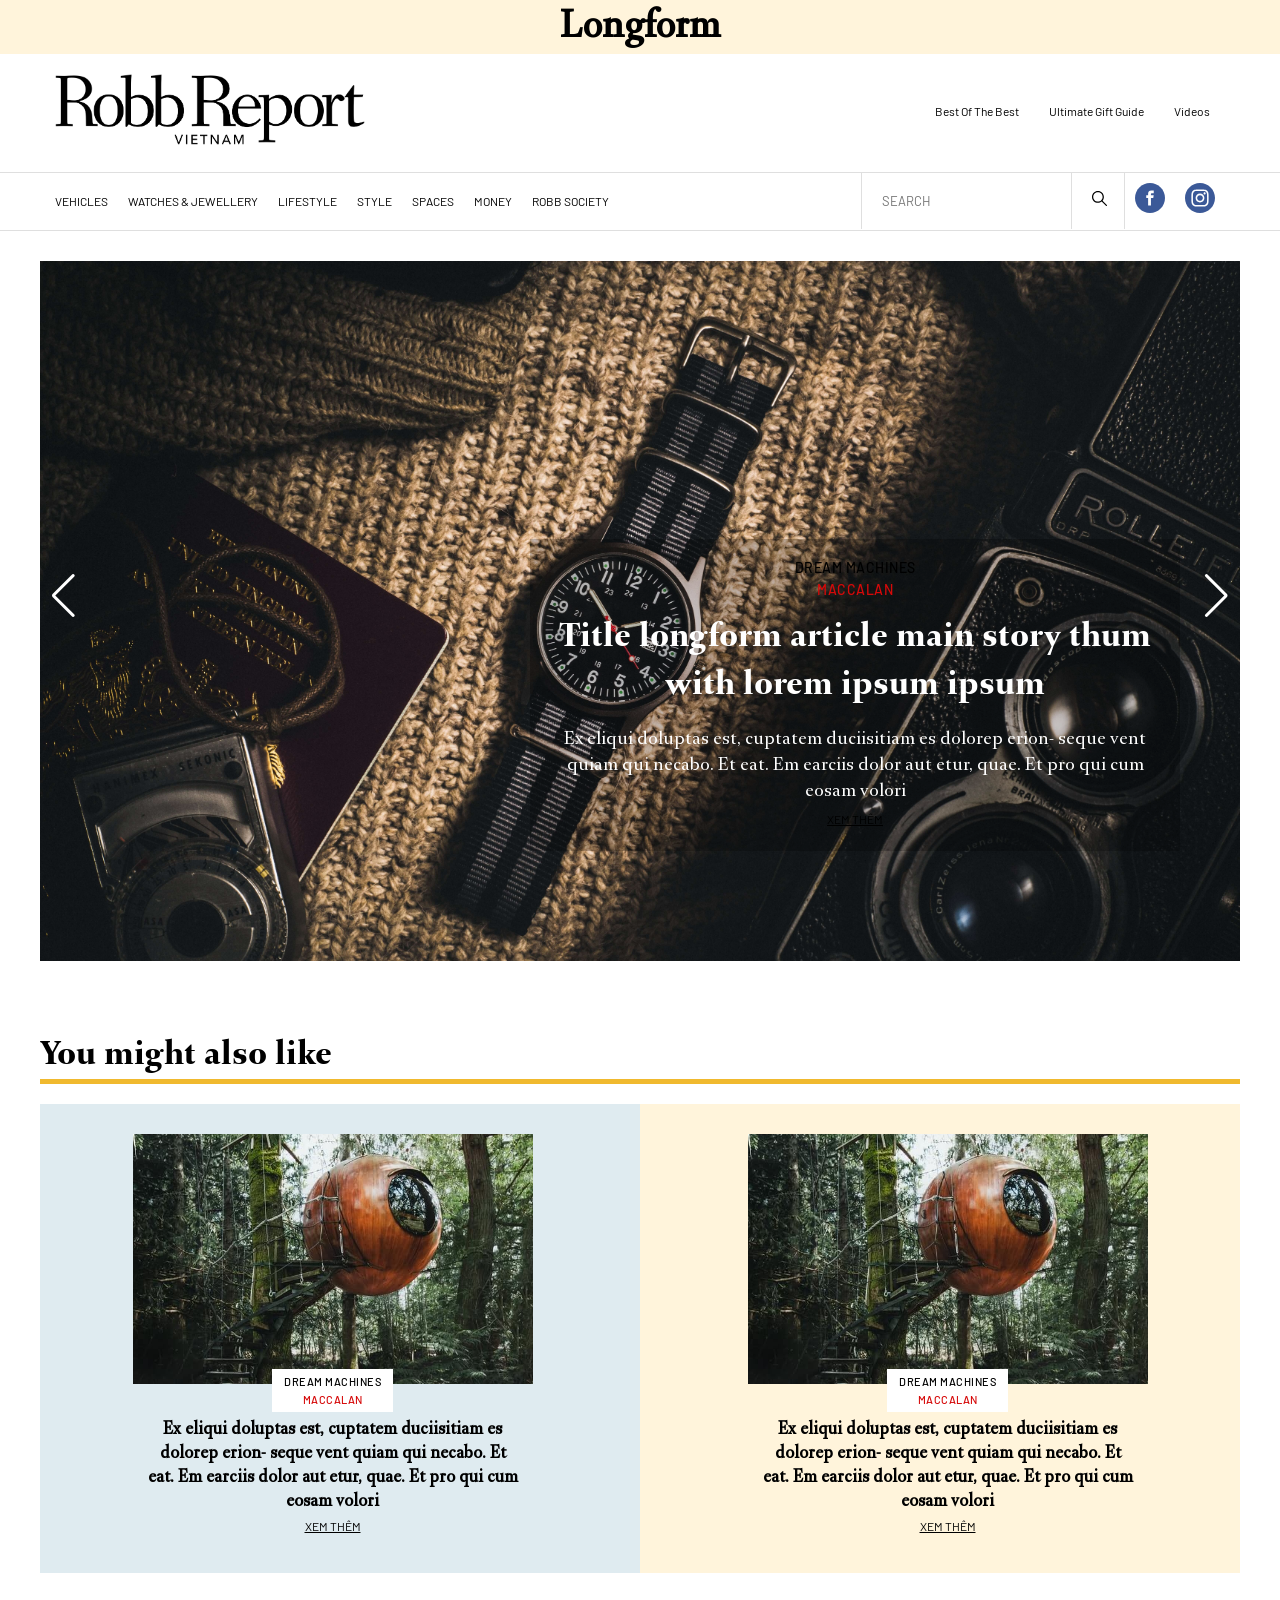
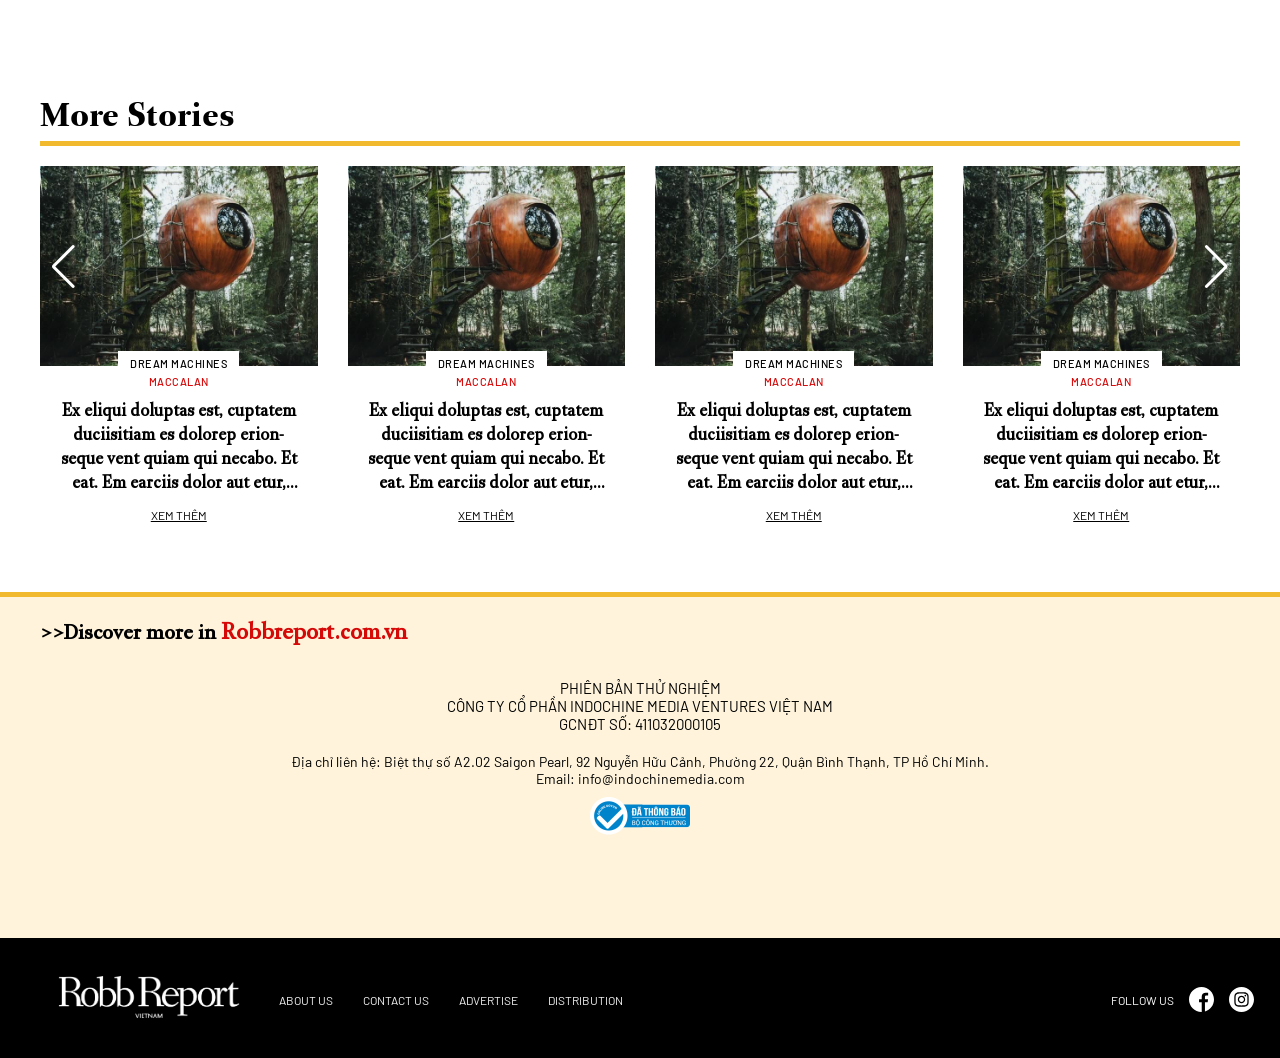
<file: public/fontend/index.html>
<!DOCTYPE html>
<html>

<head>
    <meta charset="UTF-8" />
    <meta name="viewport" content="width=device-width, initial-scale=1.0" />
    <meta http-equiv="X-UA-Compatible" content="IE=edge,chrome=1" />
    <title>Robb Report Vietnam</title>
    <link rel="icon" href="https://www.vivosmartphone.vn/themes/vivo/favicon.ico">
    <meta name="title" content="" />
    <meta name="description" content="" />
    <meta property="og:locale" content="vi" />
    <meta property="og:type" content="article" />
    <meta property="og:title" content="Trang chủ" />
    <meta property="og:description" content="" />
    <meta property="og:url" content="" />
    <meta property="og:site_name" content="" />
    <meta property="og:image" content="" />

    <link rel="stylesheet" href="dest/style.min.css">
    <link rel="stylesheet" href="dest/fonts.css">
    <link rel="stylesheet" href="dest/stylelibs.min.css">
    <style>
        @font-face {
            font-family: 'fmain';
            src: url('fonts/ArnhemFinePro-Normal.woff2') format('woff2'),
                url('fonts/ArnhemFinePro-Normal.woff') format('woff');
            font-weight: normal;
            font-style: normal;
            font-display: fallback;
        }

        @font-face {
            font-family: 'fbold';
            src: url('fonts/ArnhemFinePro-Bold.woff2') format('woff2'),
                url('fonts/ArnhemFinePro-Bold.woff') format('woff');
            font-weight: bold;
            font-style: normal;
            font-display: fallback;
        }

        @font-face {
            font-family: 'fboldi';
            src: url('fonts/ArnhemFinePro-BoldItalic.woff2') format('woff2'),
                url('fonts/ArnhemFinePro-BoldItalic.woff') format('woff');
            font-weight: bold;
            font-style: italic;
            font-display: fallback;
        }

        @font-face {
            font-family: 'fitalic';
            src: url('fonts/ArnhemFinePro-NormalItalic.woff2') format('woff2'),
                url('fonts/ArnhemFinePro-NormalItalic.woff') format('woff');
            font-weight: normal;
            font-style: italic;
            font-display: fallback;
        }

        @font-face {
            font-family: 'blme';
            src: url('fonts/Barlow-Medium.woff2') format('woff2'),
                url('fonts/Barlow-Medium.woff') format('woff');
            font-weight: 500;
            font-style: normal;
            font-display: fallback;
        }

        @font-face {
            font-family: 'blre';
            src: url('fonts/Barlow-Regular.woff2') format('woff2'),
                url('fonts/Barlow-Regular.woff') format('woff');
            font-weight: normal;
            font-style: normal;
            font-display: fallback;
        }
    </style>
</head>

<body>
    <header>
        <div class="header__content">
            <div class="header__content-top">
                <h2>Longform</h2>
            </div>
            <div class="container">
                <div class="head_mobile logo">
                    <a href="https://www.robbreport.com.vn/">
                        <img src="img/RR_LogoSG.png" alt="RobbReport VietNam">
                    </a>
                    <div id="hamburger">
                        <span></span>
                        <span></span>
                        <span></span>
                        <span></span>
                    </div>
                    <div class="logo__content">
                        <ul>
                            <li><a href="https://www.robbreport.com.vn/best-of-the-best/">Best Of The Best</a></li>
                            <li><a href="https://www.robbreport.com.vn/package/">Ultimate Gift Guide</a></li>
                            <li><a href="https://www.robbreport.com.vn/video/">Videos</a></li>
                        </ul>
                    </div>
                </div>
            </div>
            <nav class="desktop-nav">
                <div class="container">
                   <div class="desktop-nav__content">
                        <div class="nav-left">
                            <ul>
                                <li>
                                    <a href="https://www.robbreport.com.vn/vehicles/">Vehicles</a>
                                    <ul class="sub-menu">
                                        <li>
                                            <a href=" / ">Land
                                                <img src="img/card-thumbails.jpg" alt="Content of Picture">
                                            </a>
                                        </li>
                                        <li>
                                            <a href=" / ">Air
                                                <img src="img/card-thumbails.jpg" alt="Content of Picture">
                                            </a>
                                        </li>
                                        <li>
                                            <a href=" / ">Sea
                                                <img src="img/card-thumbails.jpg" alt="Content of Picture">
                                            </a>
                                        </li>
                                    </ul>
                                </li>
                                <li>
                                    <a href="https://www.robbreport.com.vn/watches-jewellery/">Watches & Jewellery</a>
                                    <ul class="sub-menu">
                                        <li>
                                            <a href=" / ">Watches
                                                <img src="img/card-thumbails.jpg" alt="Content of Picture">
                                            </a>
                                        </li>
                                        <li>
                                            <a href=" / ">Jewellery
                                                <img src="img/card-thumbails.jpg" alt="Content of Picture">
                                            </a>
                                        </li>
                                    </ul>
                                </li>
                                <li><a href="https://www.robbreport.com.vn/lifestyle/">LifeStyle</a></li>
                                <li><a href="https://www.robbreport.com.vn/style/">Style</a></li>
                                <li><a href="https://www.robbreport.com.vn/space/">Spaces</a></li>
                                <li><a href="https://www.robbreport.com.vn/money/">Money</a></li>
                                <li><a href="https://www.robbreport.com.vn/robb-society/">Robb Society</a></li>
                            </ul>
                        </div>
                        <div class="nav-right">
                            <form action="" method="post">
                                <label for="search" hidden></label>
                                <input type="text" name="search" placeholder="SEARCH">
                                <button type="submit"><img src="img/search.svg" alt=""></button>
                            </form>
                            <div class="social-group">
                                <a href=" / " class="social-item">
                                    <img src="img/facebook.svg" alt="">
                                </a>
                                <a href="https://www.instagram.com/robbreport_vietnam/" class="social-item">
                                    <img src="img/instagram.svg" alt="">
                                </a>
                            </div>
                        </div>
                   </div>
                </div>
            </nav>
        </div>
    </header>
    <nav class="mobile-nav">
        <ul class="menu">
            <li>
                <div class="inner">
                    <a href="https://www.robbreport.com.vn/vehicles/">Vehicles</a>
                    <div><img src="img/drop-down.svg" alt=""></div>
                </div>
                <ul class="sub-menu">
                    <li><a href=" / ">Land</a></li>
                    <li><a href=" / ">Air</a></li>
                    <li><a href=" / ">Sea</a></li>
                </ul>
            </li>
            <li>
                <div class="inner">
                    <a href="https://www.robbreport.com.vn/watches-jewellery/">Watches & Jewellery</a>
                    <div><img src="img/drop-down.svg" alt=""></div>
                </div>
                <ul class="sub-menu">
                    <li><a href=" / ">Watches</a></li>
                    <li><a href=" / ">Jewellery</a></li>
                </ul>
            </li>
            <li>
                <div class="inner">
                    <a href="https://www.robbreport.com.vn/lifestyle/">LifeStyle</a>
                    <div><img src="img/drop-down.svg" alt=""></div>
                </div>
                <ul class="sub-menu">
                    <li><a href=" / ">Arts</a></li>
                    <li><a href=" / ">Savour</a></li>
                    <li><a href=" / ">Travel</a></li>
                </ul>
            </li>
            <li><a href="https://www.robbreport.com.vn/style/">Style</a></li>
            <li>
                <div class="inner">
                    <a href="https://www.robbreport.com.vn/space/">Spaces</a>
                    <div><img src="img/drop-down.svg" alt=""></div>
                </div>
                <ul class="sub-menu">
                    <li><a href=" / ">Interious</a></li>
                    <li><a href=" / ">Real Estate</a></li>
                </ul>
            </li>
            <li><a href="https://www.robbreport.com.vn/money/">Money</a></li>
            <li>
                <div class="inner">
                    <a href="https://www.robbreport.com.vn/robb-society/">Robb Society</a>
                    <div><img src="img/drop-down.svg" alt=""></div>
                </div>
                <ul class="sub-menu">
                    <li><a href=" / ">Event</a></li>
                    <li><a href=" / ">People</a></li>
                    <li><a href=" / ">Columnist</a></li>
                </ul>
            </li>
            <li><a href="https://www.robbreport.com.vn/best-of-the-best/">Best Of The Best</a></li>
            <li><a href="https://www.robbreport.com.vn/package/">Ultimate Gift Guide</a></li>
            <li><a href="https://www.robbreport.com.vn/video/">Videos</a></li>
            <li class="social-group">
                <a href="https://www.facebook.com/robbreportvietnam/" class="social-item">
                    <img src="img/facebook.svg" alt="">
                </a>
                <a href="https://www.instagram.com/robbreport_vietnam/" class="social-item">
                    <img src="img/instagram.svg" alt="">
                </a>
            </li>
        </ul>
    </nav>
    
    <main class="home">
        <section class="slider">
          <div class="container">
            <div class="slider__content">
                <div class="swiper-container">
                    <div class="swiper-wrapper">
                        <div class="swiper-slide">
                            <img src="img/slider.jpg" alt="Dream MAchines | Maccalan">
                        </div>
                        <div class="swiper-slide">
                            <img src="img/slider-2.jpg" alt="Dream MAchines | Maccalan">
                        </div>
                        <div class="swiper-slide">
                            <img src="img/slider-3.jpg" alt="Dream MAchines | Maccalan">
                        </div>
                    </div>
                    <!-- <div class="swiper-pagination"></div> -->
                    <div class="swiper-button-prev swiper-button-white"></div>
                    <div class="swiper-button-next swiper-button-white"></div>
                </div>
                <div class="swiper__content">
                    <a href=" / ">  
                        <div class="text-box">
                            <div class="categories">
                                <h5>Dream Machines</h5>
                                <h5 class="--red">Maccalan</h5>
                            </div>
                            <h2 class="title">Title longform article main story thum with lorem ipsum ipsum </h2>
                            <p>Ex eliqui doluptas est, cuptatem duciisitiam es dolorep erion-
                                seque vent quiam qui necabo. Et eat.
                                Em earciis dolor aut etur, quae. Et pro qui cum eosam volori</p>
                            <a href="/" class="btn--learn-more">Xem thêm<meta http-equiv="X-UA-Compatible" content="ie=edge"></a>
                        </div>
                    </a>
                    <a href=" / ">  
                        <div class="text-box">
                            <div class="categories">
                                <h5>Dream Machines</h5>
                                <h5 class="--red">Maccalan</h5>
                            </div>
                            <h2 class="title">Title longform thum 1</h2>
                            <p>Ex eliqui doluptas est, cuptatem duciisitiam es dolorep erion-
                                seque vent quiam qui necabo. Et eat.
                                Em earciis dolor aut etur, quae. Et pro qui cum eosam volori</p>
                            <a href="/" class="btn--learn-more">Xem thêm<meta http-equiv="X-UA-Compatible" content="ie=edge"></a>
                        </div>
                    </a>
                    <a href=" / ">  
                        <div class="text-box">
                            <div class="categories">
                                <h5>Dream Machines</h5>
                                <h5 class="--red">Maccalan</h5>
                            </div>
                            <h2 class="title">Title longform article thum 2</h2>
                            <p>Ex eliqui doluptas est, cuptatem duciisitiam es dolorep erion-
                                seque vent quiam qui necabo. Et eat.
                                Em earciis dolor aut etur, quae. Et pro qui cum eosam volori</p>
                            <a href="/" class="btn--learn-more">Xem thêm<meta http-equiv="X-UA-Compatible" content="ie=edge"></a>
                        </div>
                    </a>
                </div>
            </div>
          </div>
        </section>
        <section class="recommend pd">
            <div class="container">
                <div class="recommend__content">
                    <h2 class="title-main --has-line">
                        You might also like
                    </h2>
                    <div class="main-content">
                       <div class="row">
                           <div class="col-md-6">
                              <div class="card--vertical">
                                    <a href="/ ">
                                        <div class="inner">
                                            <div class="card-thumnails">
                                                <img src="img/card-thumbails.jpg" alt="Add Title Of Post Here">
                                            </div>
                                            <div class="card-content">
                                                <div class="categories">
                                                    <h5 class="catetogry">Dream Machines</h5>                                               </h3>
                                                    <h5 class="brand">Maccalan</h5>                                               </h3>
                                                </div>
                                                <h2 class="title">Ex eliqui doluptas est, cuptatem duciisitiam es dolorep erion-
                                                    seque vent quiam qui necabo. Et eat.
                                                    Em earciis dolor aut etur, quae. Et pro qui cum eosam volori</h2>
                                                <a href="/" class="btn--learn-more">Xem thêm<meta http-equiv="X-UA-Compatible" content="ie=edge"></a>
                                            </div>
                                        </div>
                                    </a>
                                </div>
                           </div>
                           <div class="col-md-6">
                              <div class="card--vertical">
                                    <a href="/ ">
                                        <div class="inner">
                                            <div class="card-thumnails">
                                                <img src="img/card-thumbails.jpg" alt="Add Title Of Post Here">
                                            </div>
                                            <div class="card-content">
                                                <div class="categories">
                                                    <h5 class="catetogry">Dream Machines</h5>                                               </h3>
                                                    <h5 class="brand">Maccalan</h5>                                               </h3>
                                                </div>
                                                <h2 class="title">Ex eliqui doluptas est, cuptatem duciisitiam es dolorep erion-
                                                    seque vent quiam qui necabo. Et eat.
                                                    Em earciis dolor aut etur, quae. Et pro qui cum eosam volori</h2>
                                                <a href="/" class="btn--learn-more">Xem thêm<meta http-equiv="X-UA-Compatible" content="ie=edge"></a>
                                            </div>
                                        </div>
                                    </a>
                                </div>
                           </div>
                    </div>
                </div>
            </div>
        </section>
        <section class="stories">
            <div class="container">
                <h2 class="title-main --has-line">More Stories</h2>
                <div class="stories__carousel">
                    <div class="swiper-container">
                        <div class="swiper-wrapper">
                            <div class="swiper-slide">
                                <div class="card--vertical">
                                    <a href="/ ">
                                        <div class="inner">
                                            <div class="card-thumnails">
                                                <img src="img/card-thumbails.jpg" alt="Add Title Of Post Here">
                                            </div>
                                            <div class="card-content">
                                                <div class="categories">
                                                    <h5 class="catetogry">Dream Machines</h5>                                               </h3>
                                                    <h5 class="brand">Maccalan</h5>                                               </h3>
                                                </div>
                                                <h2 class="title">Ex eliqui doluptas est, cuptatem duciisitiam es dolorep erion-
                                                    seque vent quiam qui necabo. Et eat.
                                                    Em earciis dolor aut etur, quae. Et pro qui cum eosam volori</h2>
                                                <a href="/" class="btn--learn-more">Xem thêm<meta http-equiv="X-UA-Compatible" content="ie=edge"></a>
                                            </div>
                                        </div>
                                    </a>
                                </div>
                           </div>
                            <div class="swiper-slide">
                                <div class="card--vertical">
                                    <a href="/ ">
                                        <div class="inner">
                                            <div class="card-thumnails">
                                                <img src="img/card-thumbails.jpg" alt="Add Title Of Post Here">
                                            </div>
                                            <div class="card-content">
                                                <div class="categories">
                                                    <h5 class="catetogry">Dream Machines</h5>                                               </h3>
                                                    <h5 class="brand">Maccalan</h5>                                               </h3>
                                                </div>
                                                <h2 class="title">Ex eliqui doluptas est, cuptatem duciisitiam es dolorep erion-
                                                    seque vent quiam qui necabo. Et eat.
                                                    Em earciis dolor aut etur, quae. Et pro qui cum eosam volori</h2>
                                                <a href="/" class="btn--learn-more">Xem thêm<meta http-equiv="X-UA-Compatible" content="ie=edge"></a>
                                            </div>
                                        </div>
                                    </a>
                                </div>
                           </div>
                            <div class="swiper-slide">
                                <div class="card--vertical">
                                    <a href="/ ">
                                        <div class="inner">
                                            <div class="card-thumnails">
                                                <img src="img/card-thumbails.jpg" alt="Add Title Of Post Here">
                                            </div>
                                            <div class="card-content">
                                                <div class="categories">
                                                    <h5 class="catetogry">Dream Machines</h5>                                               </h3>
                                                    <h5 class="brand">Maccalan</h5>                                               </h3>
                                                </div>
                                                <h2 class="title">Ex eliqui doluptas est, cuptatem duciisitiam es dolorep erion-
                                                    seque vent quiam qui necabo. Et eat.
                                                    Em earciis dolor aut etur, quae. Et pro qui cum eosam volori</h2>
                                                <a href="/" class="btn--learn-more">Xem thêm<meta http-equiv="X-UA-Compatible" content="ie=edge"></a>
                                            </div>
                                        </div>
                                    </a>
                                </div>
                           </div>
                            <div class="swiper-slide">
                                <div class="card--vertical">
                                    <a href="/ ">
                                        <div class="inner">
                                            <div class="card-thumnails">
                                                <img src="img/card-thumbails.jpg" alt="Add Title Of Post Here">
                                            </div>
                                            <div class="card-content">
                                                <div class="categories">
                                                    <h5 class="catetogry">Dream Machines</h5>                                               </h3>
                                                    <h5 class="brand">Maccalan</h5>                                               </h3>
                                                </div>
                                                <h2 class="title">Ex eliqui doluptas est, cuptatem duciisitiam es dolorep erion-
                                                    seque vent quiam qui necabo. Et eat.
                                                    Em earciis dolor aut etur, quae. Et pro qui cum eosam volori</h2>
                                                <a href="/" class="btn--learn-more">Xem thêm<meta http-equiv="X-UA-Compatible" content="ie=edge"></a>
                                            </div>
                                        </div>
                                    </a>
                                </div>
                           </div>
                            <div class="swiper-slide">
                                <div class="card--vertical">
                                    <a href="/ ">
                                        <div class="inner">
                                            <div class="card-thumnails">
                                                <img src="img/card-thumbails.jpg" alt="Add Title Of Post Here">
                                            </div>
                                            <div class="card-content">
                                                <div class="categories">
                                                    <h5 class="catetogry">Dream Machines</h5>                                               </h3>
                                                    <h5 class="brand">Maccalan</h5>                                               </h3>
                                                </div>
                                                <h2 class="title">Ex eliqui doluptas est, cuptatem duciisitiam es dolorep erion-
                                                    seque vent quiam qui necabo. Et eat.
                                                    Em earciis dolor aut etur, quae. Et pro qui cum eosam volori</h2>
                                                <a href="/" class="btn--learn-more">Xem thêm<meta http-equiv="X-UA-Compatible" content="ie=edge"></a>
                                            </div>
                                        </div>
                                    </a>
                                </div>
                           </div>
                            <div class="swiper-slide">
                                <div class="card--vertical">
                                    <a href="/ ">
                                        <div class="inner">
                                            <div class="card-thumnails">
                                                <img src="img/card-thumbails.jpg" alt="Add Title Of Post Here">
                                            </div>
                                            <div class="card-content">
                                                <div class="categories">
                                                    <h5 class="catetogry">Dream Machines</h5>                                               </h3>
                                                    <h5 class="brand">Maccalan</h5>                                               </h3>
                                                </div>
                                                <h2 class="title">Ex eliqui doluptas est, cuptatem duciisitiam es dolorep erion-
                                                    seque vent quiam qui necabo. Et eat.
                                                    Em earciis dolor aut etur, quae. Et pro qui cum eosam volori</h2>
                                                <a href="/" class="btn--learn-more">Xem thêm<meta http-equiv="X-UA-Compatible" content="ie=edge"></a>
                                            </div>
                                        </div>
                                    </a>
                                </div>
                           </div>
                            <div class="swiper-slide">
                                <div class="card--vertical">
                                    <a href="/ ">
                                        <div class="inner">
                                            <div class="card-thumnails">
                                                <img src="img/card-thumbails.jpg" alt="Add Title Of Post Here">
                                            </div>
                                            <div class="card-content">
                                                <div class="categories">
                                                    <h5 class="catetogry">Dream Machines</h5>                                               </h3>
                                                    <h5 class="brand">Maccalan</h5>                                               </h3>
                                                </div>
                                                <h2 class="title">Ex eliqui doluptas est, cuptatem duciisitiam es dolorep erion-
                                                    seque vent quiam qui necabo. Et eat.
                                                    Em earciis dolor aut etur, quae. Et pro qui cum eosam volori</h2>
                                                <a href="/" class="btn--learn-more">Xem thêm<meta http-equiv="X-UA-Compatible" content="ie=edge"></a>
                                            </div>
                                        </div>
                                    </a>
                                </div>
                           </div>
                            <div class="swiper-slide">
                                <div class="card--vertical">
                                    <a href="/ ">
                                        <div class="inner">
                                            <div class="card-thumnails">
                                                <img src="img/card-thumbails.jpg" alt="Add Title Of Post Here">
                                            </div>
                                            <div class="card-content">
                                                <div class="categories">
                                                    <h5 class="catetogry">Dream Machines</h5>                                               </h3>
                                                    <h5 class="brand">Maccalan</h5>                                               </h3>
                                                </div>
                                                <h2 class="title">Ex eliqui doluptas est, cuptatem duciisitiam es dolorep erion-
                                                    seque vent quiam qui necabo. Et eat.
                                                    Em earciis dolor aut etur, quae. Et pro qui cum eosam volori</h2>
                                                <a href="/" class="btn--learn-more">Xem thêm<meta http-equiv="X-UA-Compatible" content="ie=edge"></a>
                                            </div>
                                        </div>
                                    </a>
                                </div>
                           </div>
                            <div class="swiper-slide">
                                <div class="card--vertical">
                                    <a href="/ ">
                                        <div class="inner">
                                            <div class="card-thumnails">
                                                <img src="img/card-thumbails.jpg" alt="Add Title Of Post Here">
                                            </div>
                                            <div class="card-content">
                                                <div class="categories">
                                                    <h5 class="catetogry">Dream Machines</h5>                                               </h3>
                                                    <h5 class="brand">Maccalan</h5>                                               </h3>
                                                </div>
                                                <h2 class="title">Ex eliqui doluptas est, cuptatem duciisitiam es dolorep erion-
                                                    seque vent quiam qui necabo. Et eat.
                                                    Em earciis dolor aut etur, quae. Et pro qui cum eosam volori</h2>
                                                <a href="/" class="btn--learn-more">Xem thêm<meta http-equiv="X-UA-Compatible" content="ie=edge"></a>
                                            </div>
                                        </div>
                                    </a>
                                </div>
                           </div>
                        </div>
                    <div class="swiper-button-prev swiper-button-white"></div>
                    <div class="swiper-button-next swiper-button-white"></div>
                </div>
            </div>
        </section>
    </main>
    <footer>
        <div class="footer__top">
            <div class="container">
                <div class="inner">
                    <h2 class="title"> >>Discover more in <a href="https://www.robbreport.com.vn/">Robbreport.com.vn</a></h2>
                    <div class="content">
                        <h3>Phiên bản thử nghiệm</h3>
                        <h3>Công ty cổ phần Indochine Media Ventures Việt Nam</h3>
                        <h3>GCNĐT số: 411032000105</h3>
                        <div class="contact">
                            <p>Địa chỉ liên hệ: Biệt thự số A2.02 Saigon Pearl, 92 Nguyễn Hữu Cảnh, Phường 22, Quận Bình Thạnh, TP Hồ Chí Minh.</p>
                            <p>Email: info@indochinemedia.com</p>
                        </div>
                        <img src="img/bct.png" alt="Bộ công thương">
                    </div>
                </div>
            </div>
        </div>
        <div class="footer__bottom">
            <div class="container">
                <div class="inner">
                    <div class="logo">
                        <a href=" / ">
                            <img src="img/RR_LogoSG-white.png" alt="">
                        </a>
                    </div>
                    <ul class="site-map">
                        <li><a href=" / ">About Us</a></li>
                        <li><a href=" / ">Contact Us</a></li>
                        <li><a href=" / ">Advertise</a></li>
                        <li><a href=" / ">Distribution</a></li>
                    </ul>
                    <ul class="social">
                        <li>Follow us</li>
                        <li><a href=" / "><svg viewBox="0 0 512 512"><path d="m512 256c0-141.4-114.6-256-256-256s-256 114.6-256 256 114.6 256 256 256c1.5 0 3 0 4.5-.1v-199.2h-55v-64.1h55v-47.2c0-54.7 33.4-84.5 82.2-84.5 23.4 0 43.5 1.7 49.3 2.5v57.2h-33.6c-26.5 0-31.7 12.6-31.7 31.1v40.8h63.5l-8.3 64.1h-55.2v189.5c107-30.7 185.3-129.2 185.3-246.1z"/></svg></a></li>
                        <li><a href=" / ">
                            <svg fill="#FFF" viewBox="0 0 512 512" xmlns="http://www.w3.org/2000/svg"><path d="m305 256c0 27.0625-21.9375 49-49 49s-49-21.9375-49-49 21.9375-49 49-49 49 21.9375 49 49zm0 0"/><path d="m370.59375 169.304688c-2.355469-6.382813-6.113281-12.160157-10.996094-16.902344-4.742187-4.882813-10.515625-8.640625-16.902344-10.996094-5.179687-2.011719-12.960937-4.40625-27.292968-5.058594-15.503906-.707031-20.152344-.859375-59.402344-.859375-39.253906 0-43.902344.148438-59.402344.855469-14.332031.65625-22.117187 3.050781-27.292968 5.0625-6.386719 2.355469-12.164063 6.113281-16.902344 10.996094-4.882813 4.742187-8.640625 10.515625-11 16.902344-2.011719 5.179687-4.40625 12.964843-5.058594 27.296874-.707031 15.5-.859375 20.148438-.859375 59.402344 0 39.25.152344 43.898438.859375 59.402344.652344 14.332031 3.046875 22.113281 5.058594 27.292969 2.359375 6.386719 6.113281 12.160156 10.996094 16.902343 4.742187 4.882813 10.515624 8.640626 16.902343 10.996094 5.179688 2.015625 12.964844 4.410156 27.296875 5.0625 15.5.707032 20.144532.855469 59.398438.855469 39.257812 0 43.90625-.148437 59.402344-.855469 14.332031-.652344 22.117187-3.046875 27.296874-5.0625 12.820313-4.945312 22.953126-15.078125 27.898438-27.898437 2.011719-5.179688 4.40625-12.960938 5.0625-27.292969.707031-15.503906.855469-20.152344.855469-59.402344 0-39.253906-.148438-43.902344-.855469-59.402344-.652344-14.332031-3.046875-22.117187-5.0625-27.296874zm-114.59375 162.179687c-41.691406 0-75.488281-33.792969-75.488281-75.484375s33.796875-75.484375 75.488281-75.484375c41.6875 0 75.484375 33.792969 75.484375 75.484375s-33.796875 75.484375-75.484375 75.484375zm78.46875-136.3125c-9.742188 0-17.640625-7.898437-17.640625-17.640625s7.898437-17.640625 17.640625-17.640625 17.640625 7.898437 17.640625 17.640625c-.003906 9.742188-7.898437 17.640625-17.640625 17.640625zm0 0"/><path d="m256 0c-141.363281 0-256 114.636719-256 256s114.636719 256 256 256 256-114.636719 256-256-114.636719-256-256-256zm146.113281 316.605469c-.710937 15.648437-3.199219 26.332031-6.832031 35.683593-7.636719 19.746094-23.246094 35.355469-42.992188 42.992188-9.347656 3.632812-20.035156 6.117188-35.679687 6.832031-15.675781.714844-20.683594.886719-60.605469.886719-39.925781 0-44.929687-.171875-60.609375-.886719-15.644531-.714843-26.332031-3.199219-35.679687-6.832031-9.8125-3.691406-18.695313-9.476562-26.039063-16.957031-7.476562-7.339844-13.261719-16.226563-16.953125-26.035157-3.632812-9.347656-6.121094-20.035156-6.832031-35.679687-.722656-15.679687-.890625-20.6875-.890625-60.609375s.167969-44.929688.886719-60.605469c.710937-15.648437 3.195312-26.332031 6.828125-35.683593 3.691406-9.808594 9.480468-18.695313 16.960937-26.035157 7.339844-7.480469 16.226563-13.265625 26.035157-16.957031 9.351562-3.632812 20.035156-6.117188 35.683593-6.832031 15.675781-.714844 20.683594-.886719 60.605469-.886719s44.929688.171875 60.605469.890625c15.648437.710937 26.332031 3.195313 35.683593 6.824219 9.808594 3.691406 18.695313 9.480468 26.039063 16.960937 7.476563 7.34375 13.265625 16.226563 16.953125 26.035157 3.636719 9.351562 6.121094 20.035156 6.835938 35.683593.714843 15.675781.882812 20.683594.882812 60.605469s-.167969 44.929688-.886719 60.605469zm0 0"/></svg>
                        </a></li>
                    </ul>
                </div>
            </div>
        </div>
    </footer>
    <script type="text/javascript" src="dest/jsmain.min.js"></script>
    <script type="text/javascript" src="js/main.js"></script>
</body>

</html>
</file>
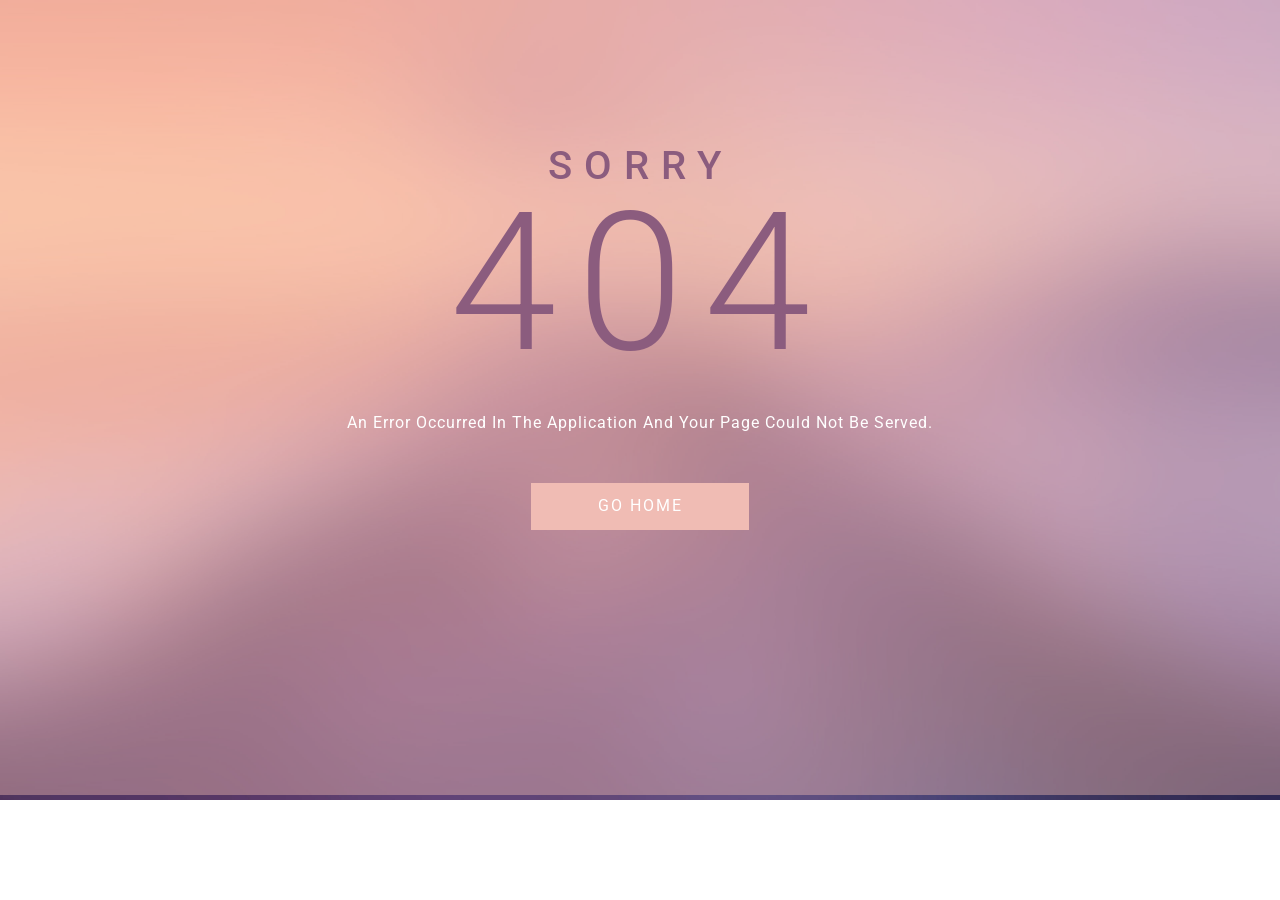
<file: 404.admin.html>
<!--A Design by W3layouts
Author: W3layout
Author URL: http://w3layouts.com
License: Creative Commons Attribution 3.0 Unported
License URL: http://creativecommons.org/licenses/by/3.0/
-->
<!DOCTYPE html>
<head>
<title>Visitors an Admin Panel Category Bootstrap Responsive Website Template | 404 :: w3layouts</title>
<meta name="viewport" content="width=device-width, initial-scale=1">
<meta http-equiv="Content-Type" content="text/html; charset=utf-8" />
<meta name="keywords" content="Visitors Responsive web template, Bootstrap Web Templates, Flat Web Templates, Android Compatible web template, 
Smartphone Compatible web template, free webdesigns for Nokia, Samsung, LG, SonyEricsson, Motorola web design" />
<script type="application/x-javascript"> addEventListener("load", function() { setTimeout(hideURLbar, 0); }, false); function hideURLbar(){ window.scrollTo(0,1); } </script>
<!-- bootstrap-css -->
<link rel="stylesheet" href="css/bootstrap.min.css" >
<!-- //bootstrap-css -->
<!-- Custom CSS -->
<link href="css/style.css" rel='stylesheet' type='text/css' />
<link href="css/style-responsive.css" rel="stylesheet"/>
<!-- font CSS -->
<link href='//fonts.googleapis.com/css?family=Roboto:400,100,100italic,300,300italic,400italic,500,500italic,700,700italic,900,900italic' rel='stylesheet' type='text/css'>
<!-- font-awesome icons -->
<link rel="stylesheet" href="css/font.css" type="text/css"/>
<link href="css/font-awesome.css" rel="stylesheet"> 
<!-- //font-awesome icons -->
<script src="js/jquery2.0.3.min.js"></script>
</head>
<body>
<!--main content start-->
<div class="eror-w3">
	<div class="agile-info">
		<h3>SORRY</h3>
		<h2>404</h2>
		<p>An error Occurred in the Application And Your Page could not be Served.</p>
		<a href="index.html">go home</a>
	</div>
</div>
<script src="js/bootstrap.js"></script>
<script src="js/jquery.dcjqaccordion.2.7.js"></script>
<script src="js/scripts.js"></script>
<script src="js/jquery.slimscroll.js"></script>
<script src="js/jquery.nicescroll.js"></script>
<!--[if lte IE 8]><script language="javascript" type="text/javascript" src="js/flot-chart/excanvas.min.js"></script><![endif]-->
<script src="js/jquery.scrollTo.js"></script>
</body>
</html>
</file>
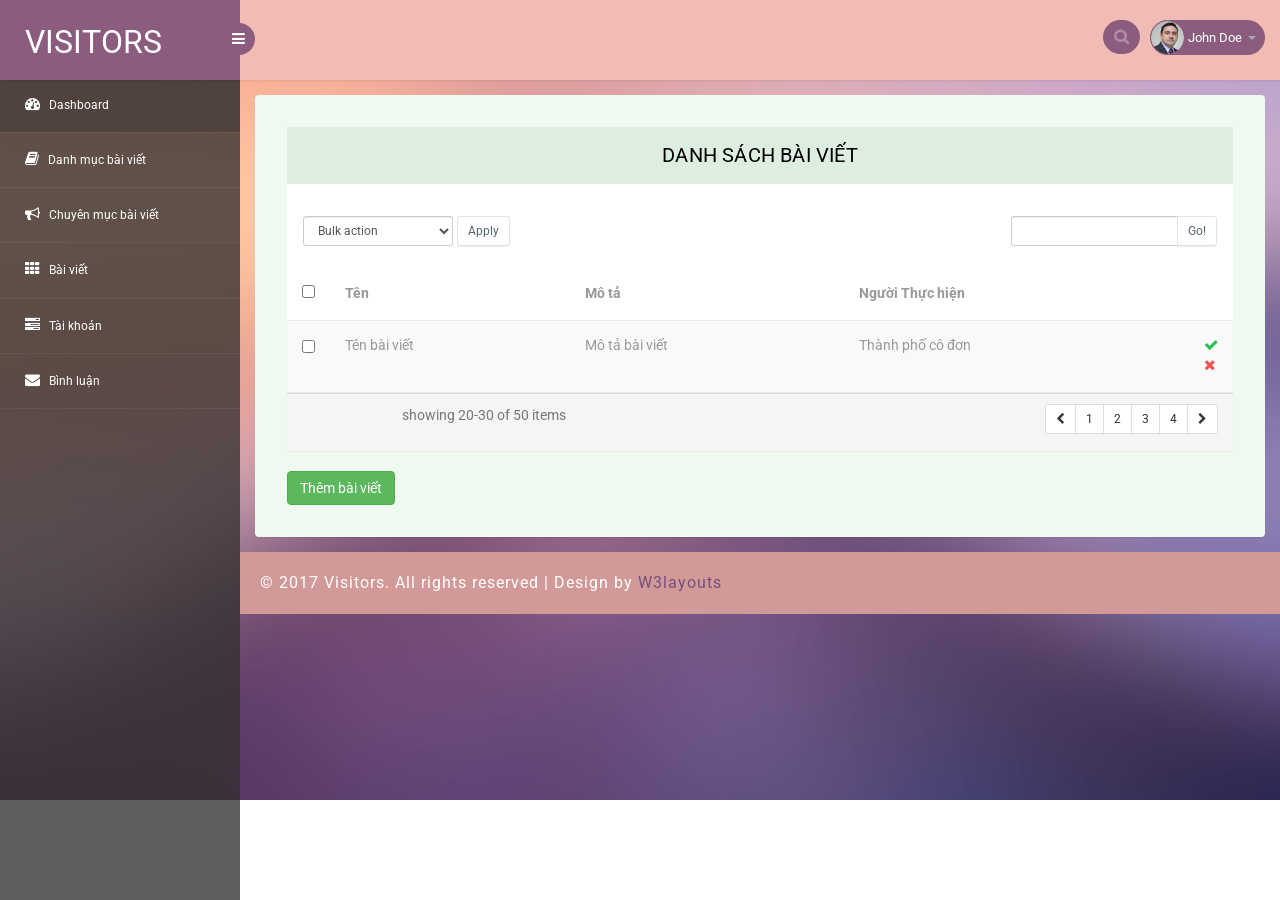
<file: baiviet.admin.html>
<!--A Design by W3layouts
Author: W3layout
Author URL: http://w3layouts.com
License: Creative Commons Attribution 3.0 Unported
License URL: http://creativecommons.org/licenses/by/3.0/
-->
<!DOCTYPE html>
<head>
<title>Danh sách danh mục</title>
<meta name="viewport" content="width=device-width, initial-scale=1">
<meta http-equiv="Content-Type" content="text/html; charset=utf-8" />
<meta name="keywords" content="Visitors Responsive web template, Bootstrap Web Templates, Flat Web Templates, Android Compatible web template, 
Smartphone Compatible web template, free webdesigns for Nokia, Samsung, LG, SonyEricsson, Motorola web design" />
<script type="application/x-javascript"> addEventListener("load", function() { setTimeout(hideURLbar, 0); }, false); function hideURLbar(){ window.scrollTo(0,1); } </script>
<!-- bootstrap-css -->
<link rel="stylesheet" href="css/bootstrap.min.css" >
<!-- //bootstrap-css -->
<!-- Custom CSS -->
<link href="css/style.css" rel='stylesheet' type='text/css' />
<link href="css/style-responsive.css" rel="stylesheet"/>
<!-- font CSS -->
<link href='//fonts.googleapis.com/css?family=Roboto:400,100,100italic,300,300italic,400italic,500,500italic,700,700italic,900,900italic' rel='stylesheet' type='text/css'>
<!-- font-awesome icons -->
<link rel="stylesheet" href="css/font.css" type="text/css"/>
<link href="css/font-awesome.css" rel="stylesheet"> 
<link rel="stylesheet" href="css/morris.css" type="text/css"/>
<!-- calendar -->
<link rel="stylesheet" href="css/monthly.css">
<!-- //calendar -->
<!-- //font-awesome icons -->
<script src="js/jquery2.0.3.min.js"></script>
<script src="js/raphael-min.js"></script>
<script src="js/morris.js"></script>
</head>
<body>
<section id="container">
<!--header start-->
<header class="header fixed-top clearfix">
<!--logo start-->
<div class="brand">
    <a href="index.html" class="logo">
        VISITORS
    </a>
    <div class="sidebar-toggle-box">
        <div class="fa fa-bars"></div>
    </div>
</div>
<!--logo end-->
<div class="top-nav clearfix">
    <!--search & user info start-->
    <ul class="nav pull-right top-menu">
        <li>
            <input type="text" class="form-control search" placeholder=" Search">
        </li>
        <!-- user login dropdown start-->
        <li class="dropdown">
            <a data-toggle="dropdown" class="dropdown-toggle" href="#">
                <img alt="" src="images/2.png">
                <span class="username">John Doe</span>
                <b class="caret"></b>
            </a>
            <ul class="dropdown-menu extended logout">
                <li><a href="#"><i class=" fa fa-suitcase"></i>Profile</a></li>
                <li><a href="#"><i class="fa fa-cog"></i> Settings</a></li>
                <li><a href="login.html"><i class="fa fa-key"></i> Log Out</a></li>
            </ul>
        </li>
        <!-- user login dropdown end -->
       
    </ul>
    <!--search & user info end-->
</div>
</header>
<!--header end-->
<!--sidebar start-->
<aside>
    <div id="sidebar" class="nav-collapse">
        <!-- sidebar menu start-->
        <div class="leftside-navigation">
            <ul class="sidebar-menu" id="nav-accordion">
                <li>
                    <a class="active" href="index.html">
                        <i class="fa fa-dashboard"></i>
                        <span>Dashboard</span>
                    </a>
                </li>
                
                <li>
                    <a href="javascript:;">
                        <i class="fa fa-book"></i>
                        <span>Danh mục bài viết</span>
                    </a>
                </li>
                <li>
                    <a href="chuyenmuc.html">
                        <i class="fa fa-bullhorn"></i>
                        <span>Chuyên mục bài viết</span>
                    </a>
                </li>
                <li>
                    <a href="baiviet.html">
                        <i class="fa fa-th"></i>
                        <span>Bài viết</span>
                    </a>
                </li>
                <li>
                    <a href="taikhoan.html">
                        <i class="fa fa-tasks"></i>
                        <span>Tài khoản</span>
                    </a>
                </li>
                <li>
                    <a href="javascript:;">
                        <i class="fa fa-envelope"></i>
                        <span>Bình luận </span>
                    </a>
                </li>
            </ul>            </div>
        <!-- sidebar menu end-->
    </div>
</aside>
<!--sidebar end-->
<!--main content start-->
<section id="main-content">
	<section class="wrapper">
        <!-- Danh mục  -->
        <div class="table-agile-info">
            <div class="panel panel-default">
              <div class="panel-heading">
                Danh sách bài viết
              </div>
              <div class="row w3-res-tb">
                <div class="col-sm-5 m-b-xs">
                  <select class="input-sm form-control w-sm inline v-middle">
                    <option value="0">Bulk action</option>
                    <option value="1">Delete selected</option>
                    <option value="2">Bulk edit</option>
                    <option value="3">Export</option>
                  </select>
                  <button class="btn btn-sm btn-default">Apply</button>                
                </div>
                <div class="col-sm-4">
                </div>
                <div class="col-sm-3">
                  <div class="input-group">
                    <input type="text" class="input-sm form-control" placeholder="Search">
                    <span class="input-group-btn">
                      <button class="btn btn-sm btn-default" type="button">Go!</button>
                    </span>
                  </div>
                </div>
              </div>
              <div class="table-responsive">
                <table class="table table-striped b-t b-light">
                  <thead>
                    <tr>
                      <th style="width:20px;">
                        <label class="i-checks m-b-none">
                          <input type="checkbox"><i></i>
                        </label>
                      </th>
                      <th>Tên</th>
                      <th>Mô tả</th>
                      <th>Người Thực hiện</th>
                      <th style="width:30px;"></th>
                    </tr>
                  </thead>
                  <tbody>
                    <tr>
                      <td><label class="i-checks m-b-none"><input type="checkbox" name="post[]"><i></i></label></td>
                      <td>Tên bài viết</td>
                      <td><span class="text-ellipsis">Mô tả bài viết</span></td>
                      <td><span class="text-ellipsis">Thành phố cô đơn</span></td>
                      <td>
                        <a href="" class="active" ui-toggle-class=""><i class="fa fa-check text-success text-active"></i><i class="fa fa-times text-danger text"></i></a>
                      </td>
                    </tr>
                  </tbody>
                </table>
              </div>
              <footer class="panel-footer">
                <div class="row">
                  
                  <div class="col-sm-5 text-center">
                    <small class="text-muted inline m-t-sm m-b-sm">showing 20-30 of 50 items</small>
                  </div>
                  <div class="col-sm-7 text-right text-center-xs">                
                    <ul class="pagination pagination-sm m-t-none m-b-none">
                      <li><a href=""><i class="fa fa-chevron-left"></i></a></li>
                      <li><a href="">1</a></li>
                      <li><a href="">2</a></li>
                      <li><a href="">3</a></li>
                      <li><a href="">4</a></li>
                      <li><a href=""><i class="fa fa-chevron-right"></i></a></li>
                    </ul>
                  </div>
                </div>
              </footer>
            </div>
            <!-- button add category -->
            <div class="btn-add">
              <button class="btn btn-success">Thêm bài viết</button>
            </div>
          </div>
          </div>
</section>
 <!-- footer -->
		  <div class="footer">
			<div class="wthree-copyright">
			  <p>© 2017 Visitors. All rights reserved | Design by <a href="http://w3layouts.com">W3layouts</a></p>
			</div>
		  </div>
  <!-- / footer -->
</section>
<!--main content end-->
</section>
<script src="js/bootstrap.js"></script>
<script src="js/jquery.dcjqaccordion.2.7.js"></script>
<script src="js/scripts.js"></script>
<script src="js/jquery.slimscroll.js"></script>
<script src="js/jquery.nicescroll.js"></script>
<!--[if lte IE 8]><script language="javascript" type="text/javascript" src="js/flot-chart/excanvas.min.js"></script><![endif]-->
<script src="js/jquery.scrollTo.js"></script>
<!-- morris JavaScript -->	
<script>
	$(document).ready(function() {
		//BOX BUTTON SHOW AND CLOSE
	   jQuery('.small-graph-box').hover(function() {
		  jQuery(this).find('.box-button').fadeIn('fast');
	   }, function() {
		  jQuery(this).find('.box-button').fadeOut('fast');
	   });
	   jQuery('.small-graph-box .box-close').click(function() {
		  jQuery(this).closest('.small-graph-box').fadeOut(200);
		  return false;
	   });
	   
	    //CHARTS
	    function gd(year, day, month) {
			return new Date(year, month - 1, day).getTime();
		}
		
		graphArea2 = Morris.Area({
			element: 'hero-area',
			padding: 10,
        behaveLikeLine: true,
        gridEnabled: false,
        gridLineColor: '#dddddd',
        axes: true,
        resize: true,
        smooth:true,
        pointSize: 0,
        lineWidth: 0,
        fillOpacity:0.85,
			data: [
				{period: '2015 Q1', iphone: 2668, ipad: null, itouch: 2649},
				{period: '2015 Q2', iphone: 15780, ipad: 13799, itouch: 12051},
				{period: '2015 Q3', iphone: 12920, ipad: 10975, itouch: 9910},
				{period: '2015 Q4', iphone: 8770, ipad: 6600, itouch: 6695},
				{period: '2016 Q1', iphone: 10820, ipad: 10924, itouch: 12300},
				{period: '2016 Q2', iphone: 9680, ipad: 9010, itouch: 7891},
				{period: '2016 Q3', iphone: 4830, ipad: 3805, itouch: 1598},
				{period: '2016 Q4', iphone: 15083, ipad: 8977, itouch: 5185},
				{period: '2017 Q1', iphone: 10697, ipad: 4470, itouch: 2038},
			
			],
			lineColors:['#eb6f6f','#926383','#eb6f6f'],
			xkey: 'period',
            redraw: true,
            ykeys: ['iphone', 'ipad', 'itouch'],
            labels: ['All Visitors', 'Returning Visitors', 'Unique Visitors'],
			pointSize: 2,
			hideHover: 'auto',
			resize: true
		});
		
	   
	});
	</script>
<!-- calendar -->
	<script type="text/javascript" src="js/monthly.js"></script>
	<script type="text/javascript">
		$(window).load( function() {

			$('#mycalendar').monthly({
				mode: 'event',
				
			});

			$('#mycalendar2').monthly({
				mode: 'picker',
				target: '#mytarget',
				setWidth: '250px',
				startHidden: true,
				showTrigger: '#mytarget',
				stylePast: true,
				disablePast: true
			});

		switch(window.location.protocol) {
		case 'http:':
		case 'https:':
		// running on a server, should be good.
		break;
		case 'file:':
		alert('Just a heads-up, events will not work when run locally.');
		}

		});
	</script>
	<!-- //calendar -->
</body>
</html>
</file>
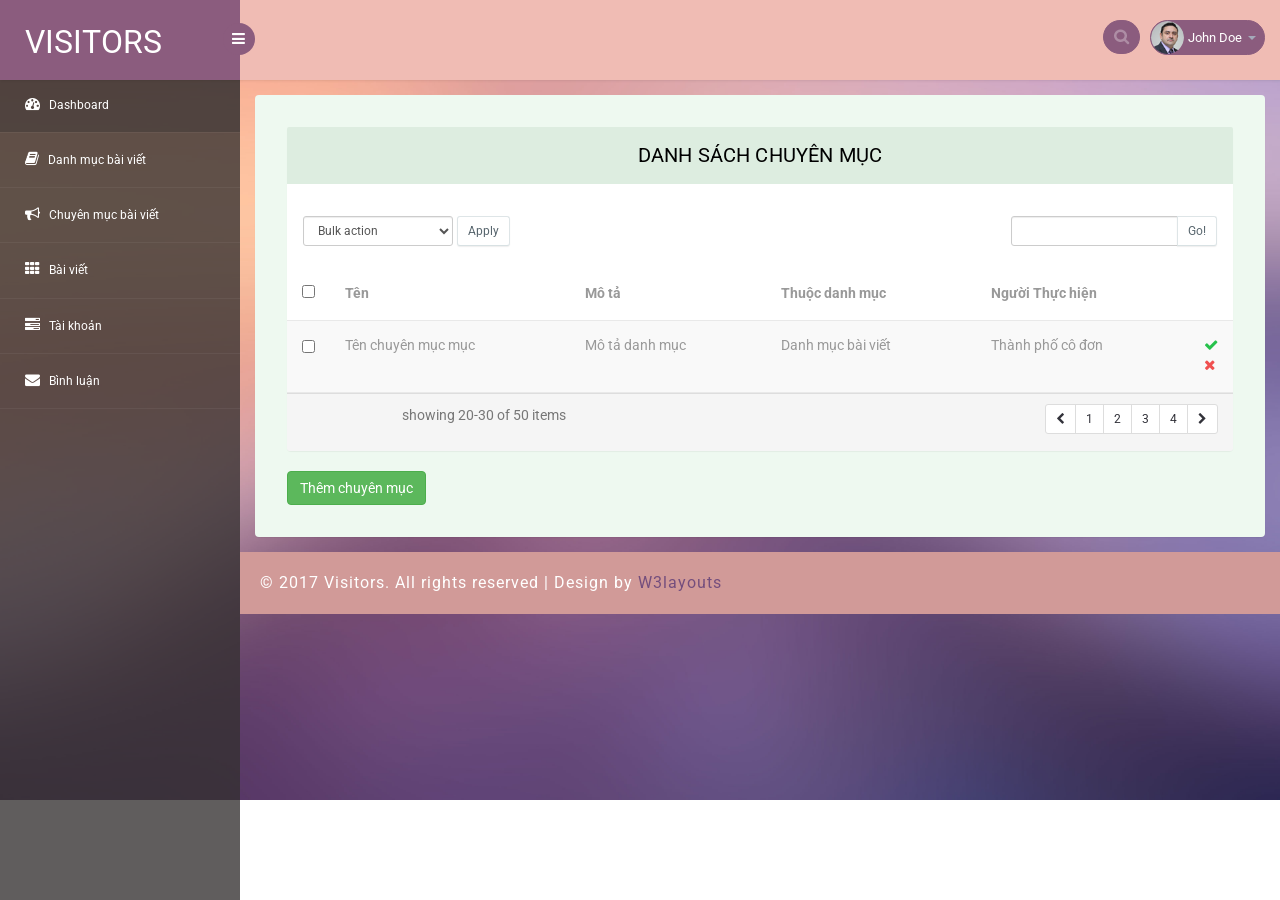
<file: chuyenmuc.admin.html>
<!--A Design by W3layouts
Author: W3layout
Author URL: http://w3layouts.com
License: Creative Commons Attribution 3.0 Unported
License URL: http://creativecommons.org/licenses/by/3.0/
-->
<!DOCTYPE html>
<head>
<title>Chuyên mục bài viết</title>
<meta name="viewport" content="width=device-width, initial-scale=1">
<meta http-equiv="Content-Type" content="text/html; charset=utf-8" />
<meta name="keywords" content="Visitors Responsive web template, Bootstrap Web Templates, Flat Web Templates, Android Compatible web template, 
Smartphone Compatible web template, free webdesigns for Nokia, Samsung, LG, SonyEricsson, Motorola web design" />
<script type="application/x-javascript"> addEventListener("load", function() { setTimeout(hideURLbar, 0); }, false); function hideURLbar(){ window.scrollTo(0,1); } </script>
<!-- bootstrap-css -->
<link rel="stylesheet" href="css/bootstrap.min.css" >
<!-- //bootstrap-css -->
<!-- Custom CSS -->
<link href="css/style.css" rel='stylesheet' type='text/css' />
<link href="css/style-responsive.css" rel="stylesheet"/>
<!-- font CSS -->
<link href='//fonts.googleapis.com/css?family=Roboto:400,100,100italic,300,300italic,400italic,500,500italic,700,700italic,900,900italic' rel='stylesheet' type='text/css'>
<!-- font-awesome icons -->
<link rel="stylesheet" href="css/font.css" type="text/css"/>
<link href="css/font-awesome.css" rel="stylesheet"> 
<link rel="stylesheet" href="css/morris.css" type="text/css"/>
<!-- calendar -->
<link rel="stylesheet" href="css/monthly.css">
<!-- //calendar -->
<!-- //font-awesome icons -->
<script src="js/jquery2.0.3.min.js"></script>
<script src="js/raphael-min.js"></script>
<script src="js/morris.js"></script>
</head>
<body>
<section id="container">
<!--header start-->
<header class="header fixed-top clearfix">
<!--logo start-->
<div class="brand">
    <a href="index.html" class="logo">
        VISITORS
    </a>
    <div class="sidebar-toggle-box">
        <div class="fa fa-bars"></div>
    </div>
</div>
<!--logo end-->
<div class="top-nav clearfix">
    <!--search & user info start-->
    <ul class="nav pull-right top-menu">
        <li>
            <input type="text" class="form-control search" placeholder=" Search">
        </li>
        <!-- user login dropdown start-->
        <li class="dropdown">
            <a data-toggle="dropdown" class="dropdown-toggle" href="#">
                <img alt="" src="images/2.png">
                <span class="username">John Doe</span>
                <b class="caret"></b>
            </a>
            <ul class="dropdown-menu extended logout">
                <li><a href="#"><i class=" fa fa-suitcase"></i>Profile</a></li>
                <li><a href="#"><i class="fa fa-cog"></i> Settings</a></li>
                <li><a href="login.html"><i class="fa fa-key"></i> Log Out</a></li>
            </ul>
        </li>
        <!-- user login dropdown end -->
       
    </ul>
    <!--search & user info end-->
</div>
</header>
<!--header end-->
<!--sidebar start-->
<aside>
    <div id="sidebar" class="nav-collapse">
        <!-- sidebar menu start-->
        <div class="leftside-navigation">
            <ul class="sidebar-menu" id="nav-accordion">
                <li>
                    <a class="active" href="index.html">
                        <i class="fa fa-dashboard"></i>
                        <span>Dashboard</span>
                    </a>
                </li>
                
                <li>
                    <a href="danhmuc.html">
                        <i class="fa fa-book"></i>
                        <span>Danh mục bài viết</span>
                    </a>
                </li>
                <li>
                    <a href="chuyenmuc.html">
                        <i class="fa fa-bullhorn"></i>
                        <span>Chuyên mục bài viết</span>
                    </a>
                </li>
                <li>
                    <a href="baiviet.html">
                        <i class="fa fa-th"></i>
                        <span>Bài viết</span>
                    </a>
                </li>
                <li>
                    <a href="taikhoan.html">
                        <i class="fa fa-tasks"></i>
                        <span>Tài khoản</span>
                    </a>
                </li>
                <li>
                    <a href="javascript:;">
                        <i class="fa fa-envelope"></i>
                        <span>Bình luận </span>
                    </a>
                </li>
            </ul>            </div>
        <!-- sidebar menu end-->
    </div>
</aside>
<!--sidebar end-->
<!--main content start-->
<section id="main-content">
	<section class="wrapper">
        <!-- Danh mục  -->
        <div class="table-agile-info">
            <div class="panel panel-default">
              <div class="panel-heading">
                Danh sách chuyên mục
              </div>
              <div class="row w3-res-tb">
                <div class="col-sm-5 m-b-xs">
                  <select class="input-sm form-control w-sm inline v-middle">
                    <option value="0">Bulk action</option>
                    <option value="1">Delete selected</option>
                    <option value="2">Bulk edit</option>
                    <option value="3">Export</option>
                  </select>
                  <button class="btn btn-sm btn-default">Apply</button>                
                </div>
                <div class="col-sm-4">
                </div>
                <div class="col-sm-3">
                  <div class="input-group">
                    <input type="text" class="input-sm form-control" placeholder="Search">
                    <span class="input-group-btn">
                      <button class="btn btn-sm btn-default" type="button">Go!</button>
                    </span>
                  </div>
                </div>
              </div>
              <div class="table-responsive">
                <table class="table table-striped b-t b-light">
                  <thead>
                    <tr>
                      <th style="width:20px;">
                        <label class="i-checks m-b-none">
                          <input type="checkbox"><i></i>
                        </label>
                      </th>
                      <th>Tên</th>
                      <th>Mô tả</th>
                      <th>Thuộc danh mục</th>
                      <th>Người Thực hiện</th>
                      <th style="width:30px;"></th>
                    </tr>
                  </thead>
                  <tbody>
                    <tr>
                      <td><label class="i-checks m-b-none"><input type="checkbox" name="post[]"><i></i></label></td>
                      <td>Tên chuyên mục mục</td>
                      <td><span class="text-ellipsis">Mô tả danh mục</span></td>
                      <td><span class="text-ellipsis">Danh mục bài viết</span></td>
                      <td><span class="text-ellipsis">Thành phố cô đơn</span></td>
                      <td>
                        <a href="" class="active" ui-toggle-class=""><i class="fa fa-check text-success text-active"></i><i class="fa fa-times text-danger text"></i></a>
                      </td>
                    </tr>
                  </tbody>
                </table>
              </div>
              <footer class="panel-footer">
                <div class="row">
                  
                  <div class="col-sm-5 text-center">
                    <small class="text-muted inline m-t-sm m-b-sm">showing 20-30 of 50 items</small>
                  </div>
                  <div class="col-sm-7 text-right text-center-xs">                
                    <ul class="pagination pagination-sm m-t-none m-b-none">
                      <li><a href=""><i class="fa fa-chevron-left"></i></a></li>
                      <li><a href="">1</a></li>
                      <li><a href="">2</a></li>
                      <li><a href="">3</a></li>
                      <li><a href="">4</a></li>
                      <li><a href=""><i class="fa fa-chevron-right"></i></a></li>
                    </ul>
                  </div>
                </div>
              </footer>
            </div>
            <!-- button add category -->
            <div class="btn-add">
              <button class="btn btn-success">Thêm chuyên mục</button>
            </div>
          </div>
</section>
 <!-- footer -->
		  <div class="footer">
			<div class="wthree-copyright">
			  <p>© 2017 Visitors. All rights reserved | Design by <a href="http://w3layouts.com">W3layouts</a></p>
			</div>
		  </div>
  <!-- / footer -->
</section>
<!--main content end-->
</section>
<script src="js/bootstrap.js"></script>
<script src="js/jquery.dcjqaccordion.2.7.js"></script>
<script src="js/scripts.js"></script>
<script src="js/jquery.slimscroll.js"></script>
<script src="js/jquery.nicescroll.js"></script>
<!--[if lte IE 8]><script language="javascript" type="text/javascript" src="js/flot-chart/excanvas.min.js"></script><![endif]-->
<script src="js/jquery.scrollTo.js"></script>
<!-- morris JavaScript -->	
<script>
	$(document).ready(function() {
		//BOX BUTTON SHOW AND CLOSE
	   jQuery('.small-graph-box').hover(function() {
		  jQuery(this).find('.box-button').fadeIn('fast');
	   }, function() {
		  jQuery(this).find('.box-button').fadeOut('fast');
	   });
	   jQuery('.small-graph-box .box-close').click(function() {
		  jQuery(this).closest('.small-graph-box').fadeOut(200);
		  return false;
	   });
	   
	    //CHARTS
	    function gd(year, day, month) {
			return new Date(year, month - 1, day).getTime();
		}
		
		graphArea2 = Morris.Area({
			element: 'hero-area',
			padding: 10,
        behaveLikeLine: true,
        gridEnabled: false,
        gridLineColor: '#dddddd',
        axes: true,
        resize: true,
        smooth:true,
        pointSize: 0,
        lineWidth: 0,
        fillOpacity:0.85,
			data: [
				{period: '2015 Q1', iphone: 2668, ipad: null, itouch: 2649},
				{period: '2015 Q2', iphone: 15780, ipad: 13799, itouch: 12051},
				{period: '2015 Q3', iphone: 12920, ipad: 10975, itouch: 9910},
				{period: '2015 Q4', iphone: 8770, ipad: 6600, itouch: 6695},
				{period: '2016 Q1', iphone: 10820, ipad: 10924, itouch: 12300},
				{period: '2016 Q2', iphone: 9680, ipad: 9010, itouch: 7891},
				{period: '2016 Q3', iphone: 4830, ipad: 3805, itouch: 1598},
				{period: '2016 Q4', iphone: 15083, ipad: 8977, itouch: 5185},
				{period: '2017 Q1', iphone: 10697, ipad: 4470, itouch: 2038},
			
			],
			lineColors:['#eb6f6f','#926383','#eb6f6f'],
			xkey: 'period',
            redraw: true,
            ykeys: ['iphone', 'ipad', 'itouch'],
            labels: ['All Visitors', 'Returning Visitors', 'Unique Visitors'],
			pointSize: 2,
			hideHover: 'auto',
			resize: true
		});
		
	   
	});
	</script>
<!-- calendar -->
	<script type="text/javascript" src="js/monthly.js"></script>
	<script type="text/javascript">
		$(window).load( function() {

			$('#mycalendar').monthly({
				mode: 'event',
				
			});

			$('#mycalendar2').monthly({
				mode: 'picker',
				target: '#mytarget',
				setWidth: '250px',
				startHidden: true,
				showTrigger: '#mytarget',
				stylePast: true,
				disablePast: true
			});

		switch(window.location.protocol) {
		case 'http:':
		case 'https:':
		// running on a server, should be good.
		break;
		case 'file:':
		alert('Just a heads-up, events will not work when run locally.');
		}

		});
	</script>
	<!-- //calendar -->
</body>
</html>
</file>
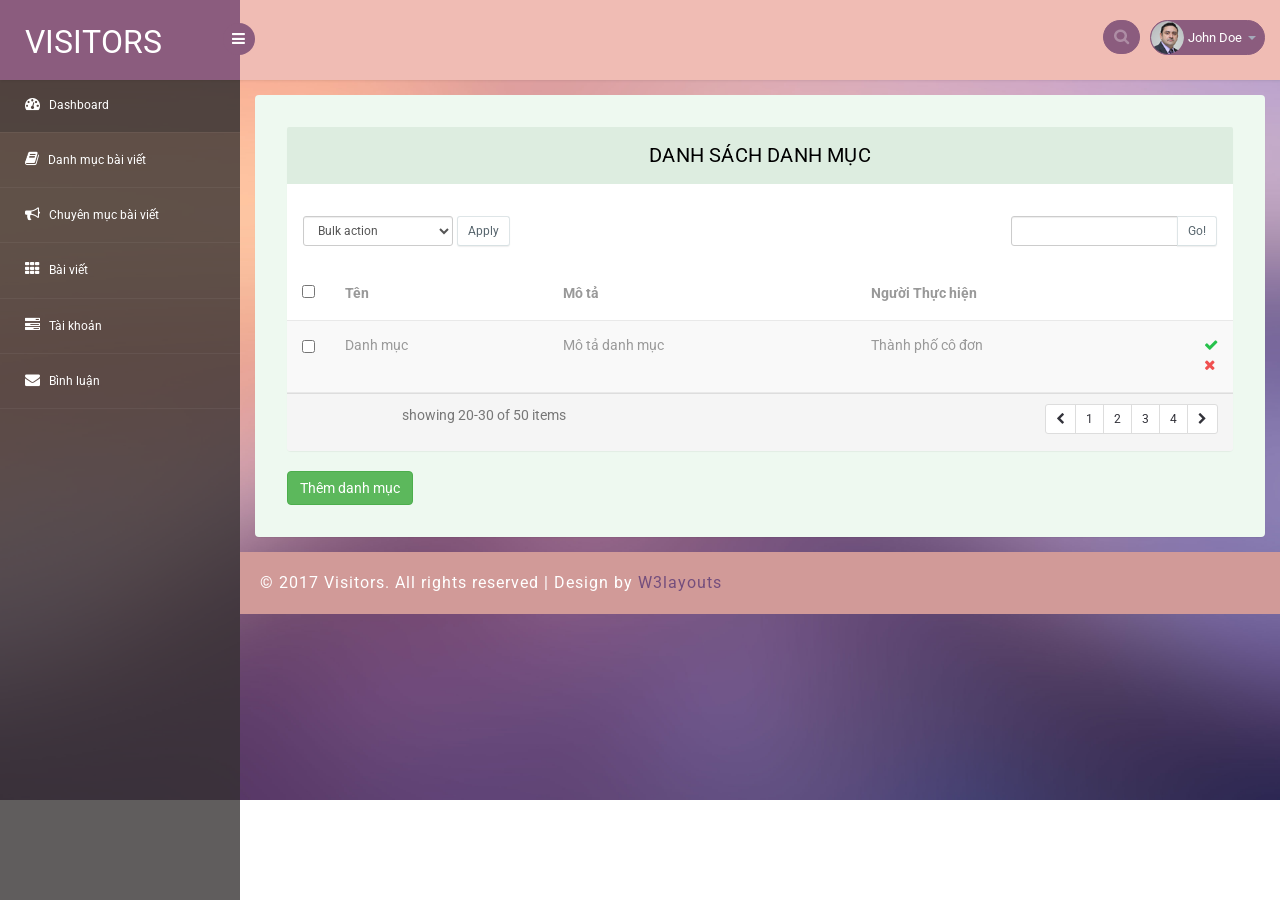
<file: danhmuc.admin.html>
<!--A Design by W3layouts
Author: W3layout
Author URL: http://w3layouts.com
License: Creative Commons Attribution 3.0 Unported
License URL: http://creativecommons.org/licenses/by/3.0/
-->
<!DOCTYPE html>
<head>
<title>Danh sách danh mục</title>
<meta name="viewport" content="width=device-width, initial-scale=1">
<meta http-equiv="Content-Type" content="text/html; charset=utf-8" />
<meta name="keywords" content="Visitors Responsive web template, Bootstrap Web Templates, Flat Web Templates, Android Compatible web template, 
Smartphone Compatible web template, free webdesigns for Nokia, Samsung, LG, SonyEricsson, Motorola web design" />
<script type="application/x-javascript"> addEventListener("load", function() { setTimeout(hideURLbar, 0); }, false); function hideURLbar(){ window.scrollTo(0,1); } </script>
<!-- bootstrap-css -->
<link rel="stylesheet" href="css/bootstrap.min.css" >
<!-- //bootstrap-css -->
<!-- Custom CSS -->
<link href="css/style.css" rel='stylesheet' type='text/css' />
<link href="css/style-responsive.css" rel="stylesheet"/>
<!-- font CSS -->
<link href='//fonts.googleapis.com/css?family=Roboto:400,100,100italic,300,300italic,400italic,500,500italic,700,700italic,900,900italic' rel='stylesheet' type='text/css'>
<!-- font-awesome icons -->
<link rel="stylesheet" href="css/font.css" type="text/css"/>
<link href="css/font-awesome.css" rel="stylesheet"> 
<link rel="stylesheet" href="css/morris.css" type="text/css"/>
<!-- calendar -->
<link rel="stylesheet" href="css/monthly.css">
<!-- //calendar -->
<!-- //font-awesome icons -->
<script src="js/jquery2.0.3.min.js"></script>
<script src="js/raphael-min.js"></script>
<script src="js/morris.js"></script>
</head>
<body>
<section id="container">
<!--header start-->
<header class="header fixed-top clearfix">
<!--logo start-->
<div class="brand">
    <a href="index.html" class="logo">
        VISITORS
    </a>
    <div class="sidebar-toggle-box">
        <div class="fa fa-bars"></div>
    </div>
</div>
<!--logo end-->
<div class="top-nav clearfix">
    <!--search & user info start-->
    <ul class="nav pull-right top-menu">
        <li>
            <input type="text" class="form-control search" placeholder=" Search">
        </li>
        <!-- user login dropdown start-->
        <li class="dropdown">
            <a data-toggle="dropdown" class="dropdown-toggle" href="#">
                <img alt="" src="images/2.png">
                <span class="username">John Doe</span>
                <b class="caret"></b>
            </a>
            <ul class="dropdown-menu extended logout">
                <li><a href="#"><i class=" fa fa-suitcase"></i>Profile</a></li>
                <li><a href="#"><i class="fa fa-cog"></i> Settings</a></li>
                <li><a href="login.html"><i class="fa fa-key"></i> Log Out</a></li>
            </ul>
        </li>
        <!-- user login dropdown end -->
       
    </ul>
    <!--search & user info end-->
</div>
</header>
<!--header end-->
<!--sidebar start-->
<aside>
    <div id="sidebar" class="nav-collapse">
        <!-- sidebar menu start-->
        <div class="leftside-navigation">
            <ul class="sidebar-menu" id="nav-accordion">
                <li>
                    <a class="active" href="index.html">
                        <i class="fa fa-dashboard"></i>
                        <span>Dashboard</span>
                    </a>
                </li>
                
                <li>
                    <a href="danhmuc.html">
                        <i class="fa fa-book"></i>
                        <span>Danh mục bài viết</span>
                    </a>
                </li>
                <li>
                    <a href="chuyenmuc.html">
                        <i class="fa fa-bullhorn"></i>
                        <span>Chuyên mục bài viết</span>
                    </a>
                </li>
                <li>
                    <a href="baiviet.html">
                        <i class="fa fa-th"></i>
                        <span>Bài viết</span>
                    </a>
                </li>
                <li>
                    <a href="taikhoan.html">
                        <i class="fa fa-tasks"></i>
                        <span>Tài khoản</span>
                    </a>
                </li>
                <li>
                    <a href="javascript:;">
                        <i class="fa fa-envelope"></i>
                        <span>Bình luận </span>
                    </a>
                </li>
            </ul>            </div>
        <!-- sidebar menu end-->
    </div>
</aside>
<!--sidebar end-->
<!--main content start-->
<section id="main-content">
	<section class="wrapper">
        <!-- Danh mục  -->
        <div class="table-agile-info">
            <div class="panel panel-default">
              <div class="panel-heading">
                Danh sách danh mục
              </div>
              <div class="row w3-res-tb">
                <div class="col-sm-5 m-b-xs">
                  <select class="input-sm form-control w-sm inline v-middle">
                    <option value="0">Bulk action</option>
                    <option value="1">Delete selected</option>
                    <option value="2">Bulk edit</option>
                    <option value="3">Export</option>
                  </select>
                  <button class="btn btn-sm btn-default">Apply</button>                
                </div>
                <div class="col-sm-4">
                </div>
                <div class="col-sm-3">
                  <div class="input-group">
                    <input type="text" class="input-sm form-control" placeholder="Search">
                    <span class="input-group-btn">
                      <button class="btn btn-sm btn-default" type="button">Go!</button>
                    </span>
                  </div>
                </div>
              </div>
              <div class="table-responsive">
                <table class="table table-striped b-t b-light">
                  <thead>
                    <tr>
                      <th style="width:20px;">
                        <label class="i-checks m-b-none">
                          <input type="checkbox"><i></i>
                        </label>
                      </th>
                      <th>Tên</th>
                      <th>Mô tả</th>
                      <th>Người Thực hiện</th>
                      <th style="width:30px;"></th>
                    </tr>
                  </thead>
                  <tbody>
                    <tr>
                      <td><label class="i-checks m-b-none"><input type="checkbox" name="post[]"><i></i></label></td>
                      <td>Danh mục</td>
                      <td><span class="text-ellipsis">Mô tả danh mục</span></td>
                      <td><span class="text-ellipsis">Thành phố cô đơn</span></td>
                      <td>
                        <a href="" class="active" ui-toggle-class=""><i class="fa fa-check text-success text-active"></i><i class="fa fa-times text-danger text"></i></a>
                      </td>
                    </tr>
                  </tbody>
                </table>
              </div>
              <footer class="panel-footer">
                <div class="row">
                  
                  <div class="col-sm-5 text-center">
                    <small class="text-muted inline m-t-sm m-b-sm">showing 20-30 of 50 items</small>
                  </div>
                  <div class="col-sm-7 text-right text-center-xs">                
                    <ul class="pagination pagination-sm m-t-none m-b-none">
                      <li><a href=""><i class="fa fa-chevron-left"></i></a></li>
                      <li><a href="">1</a></li>
                      <li><a href="">2</a></li>
                      <li><a href="">3</a></li>
                      <li><a href="">4</a></li>
                      <li><a href=""><i class="fa fa-chevron-right"></i></a></li>
                    </ul>
                  </div>
                </div>
              </footer>
            </div>
            <!-- button add category -->
            <div class="btn-add">
              <button class="btn btn-success">Thêm danh mục</button>
            </div>
          </div>
          </div>
</section>
 <!-- footer -->
		  <div class="footer">
			<div class="wthree-copyright">
			  <p>© 2017 Visitors. All rights reserved | Design by <a href="http://w3layouts.com">W3layouts</a></p>
			</div>
		  </div>
  <!-- / footer -->
</section>
<!--main content end-->
</section>
<script src="js/bootstrap.js"></script>
<script src="js/jquery.dcjqaccordion.2.7.js"></script>
<script src="js/scripts.js"></script>
<script src="js/jquery.slimscroll.js"></script>
<script src="js/jquery.nicescroll.js"></script>
<!--[if lte IE 8]><script language="javascript" type="text/javascript" src="js/flot-chart/excanvas.min.js"></script><![endif]-->
<script src="js/jquery.scrollTo.js"></script>
<!-- morris JavaScript -->	
<script>
	$(document).ready(function() {
		//BOX BUTTON SHOW AND CLOSE
	   jQuery('.small-graph-box').hover(function() {
		  jQuery(this).find('.box-button').fadeIn('fast');
	   }, function() {
		  jQuery(this).find('.box-button').fadeOut('fast');
	   });
	   jQuery('.small-graph-box .box-close').click(function() {
		  jQuery(this).closest('.small-graph-box').fadeOut(200);
		  return false;
	   });
	   
	    //CHARTS
	    function gd(year, day, month) {
			return new Date(year, month - 1, day).getTime();
		}
		
		graphArea2 = Morris.Area({
			element: 'hero-area',
			padding: 10,
        behaveLikeLine: true,
        gridEnabled: false,
        gridLineColor: '#dddddd',
        axes: true,
        resize: true,
        smooth:true,
        pointSize: 0,
        lineWidth: 0,
        fillOpacity:0.85,
			data: [
				{period: '2015 Q1', iphone: 2668, ipad: null, itouch: 2649},
				{period: '2015 Q2', iphone: 15780, ipad: 13799, itouch: 12051},
				{period: '2015 Q3', iphone: 12920, ipad: 10975, itouch: 9910},
				{period: '2015 Q4', iphone: 8770, ipad: 6600, itouch: 6695},
				{period: '2016 Q1', iphone: 10820, ipad: 10924, itouch: 12300},
				{period: '2016 Q2', iphone: 9680, ipad: 9010, itouch: 7891},
				{period: '2016 Q3', iphone: 4830, ipad: 3805, itouch: 1598},
				{period: '2016 Q4', iphone: 15083, ipad: 8977, itouch: 5185},
				{period: '2017 Q1', iphone: 10697, ipad: 4470, itouch: 2038},
			
			],
			lineColors:['#eb6f6f','#926383','#eb6f6f'],
			xkey: 'period',
            redraw: true,
            ykeys: ['iphone', 'ipad', 'itouch'],
            labels: ['All Visitors', 'Returning Visitors', 'Unique Visitors'],
			pointSize: 2,
			hideHover: 'auto',
			resize: true
		});
		
	   
	});
	</script>
<!-- calendar -->
	<script type="text/javascript" src="js/monthly.js"></script>
	<script type="text/javascript">
		$(window).load( function() {

			$('#mycalendar').monthly({
				mode: 'event',
				
			});

			$('#mycalendar2').monthly({
				mode: 'picker',
				target: '#mytarget',
				setWidth: '250px',
				startHidden: true,
				showTrigger: '#mytarget',
				stylePast: true,
				disablePast: true
			});

		switch(window.location.protocol) {
		case 'http:':
		case 'https:':
		// running on a server, should be good.
		break;
		case 'file:':
		alert('Just a heads-up, events will not work when run locally.');
		}

		});
	</script>
	<!-- //calendar -->
</body>
</html>
</file>
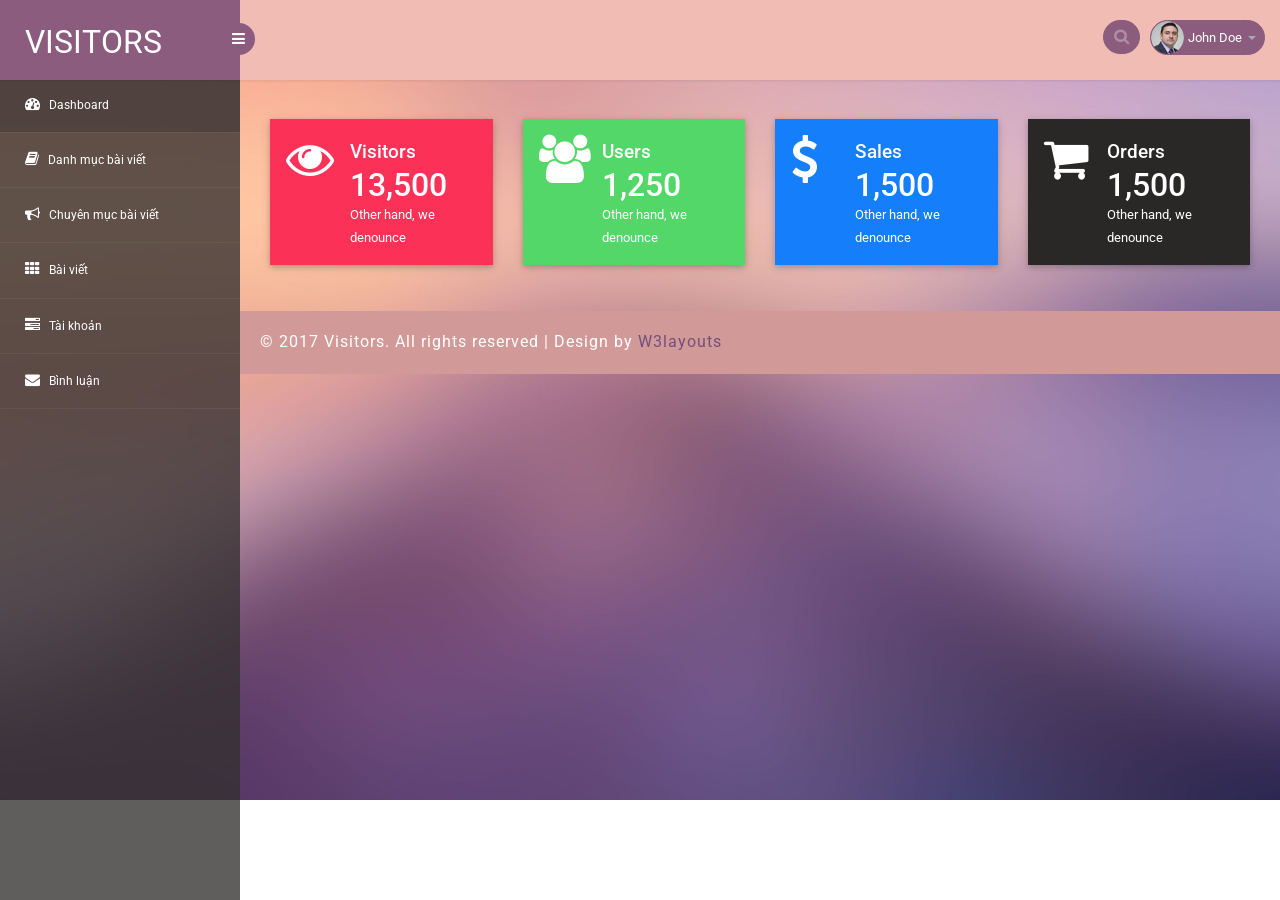
<file: index.admin.html>
<!--A Design by W3layouts
Author: W3layout
Author URL: http://w3layouts.com
License: Creative Commons Attribution 3.0 Unported
License URL: http://creativecommons.org/licenses/by/3.0/
-->
<!DOCTYPE html>
<head>
<title>Trang quản trị</title>
<meta name="viewport" content="width=device-width, initial-scale=1">
<meta http-equiv="Content-Type" content="text/html; charset=utf-8" />
<meta name="keywords" content="Visitors Responsive web template, Bootstrap Web Templates, Flat Web Templates, Android Compatible web template, 
Smartphone Compatible web template, free webdesigns for Nokia, Samsung, LG, SonyEricsson, Motorola web design" />
<script type="application/x-javascript"> addEventListener("load", function() { setTimeout(hideURLbar, 0); }, false); function hideURLbar(){ window.scrollTo(0,1); } </script>
<!-- bootstrap-css -->
<link rel="stylesheet" href="css/bootstrap.min.css" >
<!-- //bootstrap-css -->
<!-- Custom CSS -->
<link href="css/style.css" rel='stylesheet' type='text/css' />
<link href="css/style-responsive.css" rel="stylesheet"/>
<!-- font CSS -->
<link href='//fonts.googleapis.com/css?family=Roboto:400,100,100italic,300,300italic,400italic,500,500italic,700,700italic,900,900italic' rel='stylesheet' type='text/css'>
<!-- font-awesome icons -->
<link rel="stylesheet" href="css/font.css" type="text/css"/>
<link href="css/font-awesome.css" rel="stylesheet"> 
<link rel="stylesheet" href="css/morris.css" type="text/css"/>
<!-- calendar -->
<link rel="stylesheet" href="css/monthly.css">
<!-- //calendar -->
<!-- //font-awesome icons -->
<script src="js/jquery2.0.3.min.js"></script>
<script src="js/raphael-min.js"></script>
<script src="js/morris.js"></script>
</head>
<body>
<section id="container">
<!--header start-->
<header class="header fixed-top clearfix">
<!--logo start-->
<div class="brand">
    <a href="index.html" class="logo">
        VISITORS
    </a>
    <div class="sidebar-toggle-box">
        <div class="fa fa-bars"></div>
    </div>
</div>
<!--logo end-->
<div class="top-nav clearfix">
    <!--search & user info start-->
    <ul class="nav pull-right top-menu">
        <li>
            <input type="text" class="form-control search" placeholder=" Search">
        </li>
        <!-- user login dropdown start-->
        <li class="dropdown">
            <a data-toggle="dropdown" class="dropdown-toggle" href="#">
                <img alt="" src="images/2.png">
                <span class="username">John Doe</span>
                <b class="caret"></b>
            </a>
            <ul class="dropdown-menu extended logout">
                <li><a href="#"><i class=" fa fa-suitcase"></i>Profile</a></li>
                <li><a href="#"><i class="fa fa-cog"></i> Settings</a></li>
                <li><a href="login.html"><i class="fa fa-key"></i> Log Out</a></li>
            </ul>
        </li>
        <!-- user login dropdown end -->
       
    </ul>
    <!--search & user info end-->
</div>
</header>
<!--header end-->
<!--sidebar start-->
<aside>
    <div id="sidebar" class="nav-collapse">
        <!-- sidebar menu start-->
        <div class="leftside-navigation">
            <ul class="sidebar-menu" id="nav-accordion">
                <li>
                    <a class="active" href="index.html">
                        <i class="fa fa-dashboard"></i>
                        <span>Dashboard</span>
                    </a>
                </li>
                
                <li>
                    <a href="danhmuc.html">
                        <i class="fa fa-book"></i>
                        <span>Danh mục bài viết</span>
                    </a>
                </li>
                <li>
                    <a href="chuyenmuc.html">
                        <i class="fa fa-bullhorn"></i>
                        <span>Chuyên mục bài viết</span>
                    </a>
                </li>
                <li>
                    <a href="baiviet.html">
                        <i class="fa fa-th"></i>
                        <span>Bài viết</span>
                    </a>
                </li>
                <li>
                    <a href="taikhoan.html">
                        <i class="fa fa-tasks"></i>
                        <span>Tài khoản</span>
                    </a>
                </li>
                <li>
                    <a href="javascript:;">
                        <i class="fa fa-envelope"></i>
                        <span>Bình luận </span>
                    </a>
                </li>
            </ul>            </div>
        <!-- sidebar menu end-->
    </div>
</aside>
<!--sidebar end-->
<!--main content start-->
<section id="main-content">
	<section class="wrapper">
		<!-- //market-->
		<div class="market-updates">
			<div class="col-md-3 market-update-gd">
				<div class="market-update-block clr-block-2">
					<div class="col-md-4 market-update-right">
						<i class="fa fa-eye"> </i>
					</div>
					 <div class="col-md-8 market-update-left">
					 <h4>Visitors</h4>
					<h3>13,500</h3>
					<p>Other hand, we denounce</p>
				  </div>
				  <div class="clearfix"> </div>
				</div>
			</div>
			<div class="col-md-3 market-update-gd">
				<div class="market-update-block clr-block-1">
					<div class="col-md-4 market-update-right">
						<i class="fa fa-users" ></i>
					</div>
					<div class="col-md-8 market-update-left">
					<h4>Users</h4>
						<h3>1,250</h3>
						<p>Other hand, we denounce</p>
					</div>
				  <div class="clearfix"> </div>
				</div>
			</div>
			<div class="col-md-3 market-update-gd">
				<div class="market-update-block clr-block-3">
					<div class="col-md-4 market-update-right">
						<i class="fa fa-usd"></i>
					</div>
					<div class="col-md-8 market-update-left">
						<h4>Sales</h4>
						<h3>1,500</h3>
						<p>Other hand, we denounce</p>
					</div>
				  <div class="clearfix"> </div>
				</div>
			</div>
			<div class="col-md-3 market-update-gd">
				<div class="market-update-block clr-block-4">
					<div class="col-md-4 market-update-right">
						<i class="fa fa-shopping-cart" aria-hidden="true"></i>
					</div>
					<div class="col-md-8 market-update-left">
						<h4>Orders</h4>
						<h3>1,500</h3>
						<p>Other hand, we denounce</p>
					</div>
				  <div class="clearfix"> </div>
				</div>
			</div>
		   <div class="clearfix"> </div>
		</div>	
		<!-- //market-->
</section>
 <!-- footer -->
		  <div class="footer">
			<div class="wthree-copyright">
			  <p>© 2017 Visitors. All rights reserved | Design by <a href="http://w3layouts.com">W3layouts</a></p>
			</div>
		  </div>
  <!-- / footer -->
</section>
<!--main content end-->
</section>
<script src="js/bootstrap.js"></script>
<script src="js/jquery.dcjqaccordion.2.7.js"></script>
<script src="js/scripts.js"></script>
<script src="js/jquery.slimscroll.js"></script>
<script src="js/jquery.nicescroll.js"></script>
<!--[if lte IE 8]><script language="javascript" type="text/javascript" src="js/flot-chart/excanvas.min.js"></script><![endif]-->
<script src="js/jquery.scrollTo.js"></script>
<!-- morris JavaScript -->	
<script>
	$(document).ready(function() {
		//BOX BUTTON SHOW AND CLOSE
	   jQuery('.small-graph-box').hover(function() {
		  jQuery(this).find('.box-button').fadeIn('fast');
	   }, function() {
		  jQuery(this).find('.box-button').fadeOut('fast');
	   });
	   jQuery('.small-graph-box .box-close').click(function() {
		  jQuery(this).closest('.small-graph-box').fadeOut(200);
		  return false;
	   });
	   
	    //CHARTS
	    function gd(year, day, month) {
			return new Date(year, month - 1, day).getTime();
		}
		
		graphArea2 = Morris.Area({
			element: 'hero-area',
			padding: 10,
        behaveLikeLine: true,
        gridEnabled: false,
        gridLineColor: '#dddddd',
        axes: true,
        resize: true,
        smooth:true,
        pointSize: 0,
        lineWidth: 0,
        fillOpacity:0.85,
			data: [
				{period: '2015 Q1', iphone: 2668, ipad: null, itouch: 2649},
				{period: '2015 Q2', iphone: 15780, ipad: 13799, itouch: 12051},
				{period: '2015 Q3', iphone: 12920, ipad: 10975, itouch: 9910},
				{period: '2015 Q4', iphone: 8770, ipad: 6600, itouch: 6695},
				{period: '2016 Q1', iphone: 10820, ipad: 10924, itouch: 12300},
				{period: '2016 Q2', iphone: 9680, ipad: 9010, itouch: 7891},
				{period: '2016 Q3', iphone: 4830, ipad: 3805, itouch: 1598},
				{period: '2016 Q4', iphone: 15083, ipad: 8977, itouch: 5185},
				{period: '2017 Q1', iphone: 10697, ipad: 4470, itouch: 2038},
			
			],
			lineColors:['#eb6f6f','#926383','#eb6f6f'],
			xkey: 'period',
            redraw: true,
            ykeys: ['iphone', 'ipad', 'itouch'],
            labels: ['All Visitors', 'Returning Visitors', 'Unique Visitors'],
			pointSize: 2,
			hideHover: 'auto',
			resize: true
		});
		
	   
	});
	</script>
<!-- calendar -->
	<script type="text/javascript" src="js/monthly.js"></script>
	<script type="text/javascript">
		$(window).load( function() {

			$('#mycalendar').monthly({
				mode: 'event',
				
			});

			$('#mycalendar2').monthly({
				mode: 'picker',
				target: '#mytarget',
				setWidth: '250px',
				startHidden: true,
				showTrigger: '#mytarget',
				stylePast: true,
				disablePast: true
			});

		switch(window.location.protocol) {
		case 'http:':
		case 'https:':
		// running on a server, should be good.
		break;
		case 'file:':
		alert('Just a heads-up, events will not work when run locally.');
		}

		});
	</script>
	<!-- //calendar -->
</body>
</html>
</file>
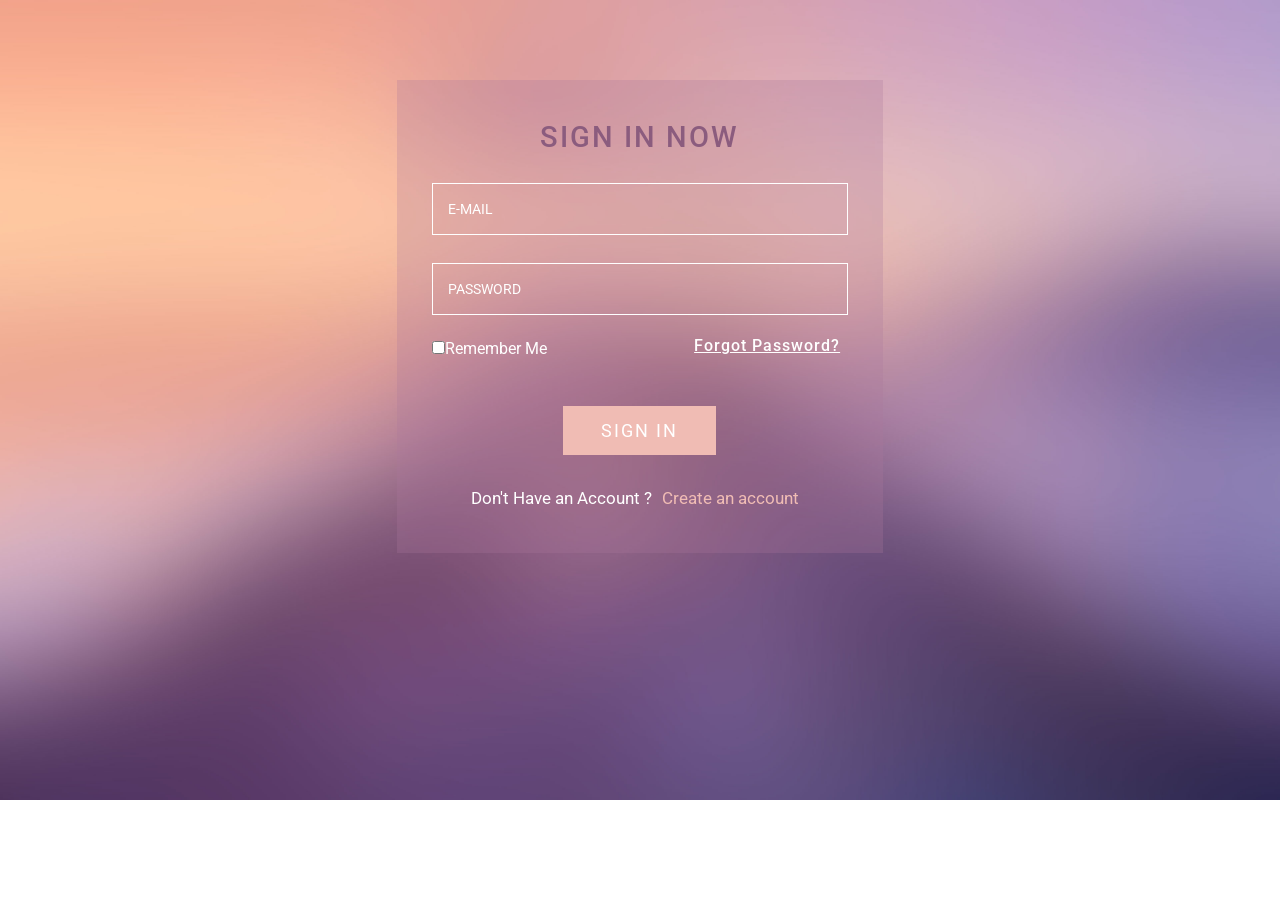
<file: login.admin.html>
<!--A Design by W3layouts
Author: W3layout
Author URL: http://w3layouts.com
License: Creative Commons Attribution 3.0 Unported
License URL: http://creativecommons.org/licenses/by/3.0/
-->
<!DOCTYPE html>
<head>
<title>Visitors an Admin Panel Category Bootstrap Responsive Website Template | Login :: w3layouts</title>
<meta name="viewport" content="width=device-width, initial-scale=1">
<meta http-equiv="Content-Type" content="text/html; charset=utf-8" />
<meta name="keywords" content="Visitors Responsive web template, Bootstrap Web Templates, Flat Web Templates, Android Compatible web template, 
Smartphone Compatible web template, free webdesigns for Nokia, Samsung, LG, SonyEricsson, Motorola web design" />
<script type="application/x-javascript"> addEventListener("load", function() { setTimeout(hideURLbar, 0); }, false); function hideURLbar(){ window.scrollTo(0,1); } </script>
<!-- bootstrap-css -->
<link rel="stylesheet" href="css/bootstrap.min.css" >
<!-- //bootstrap-css -->
<!-- Custom CSS -->
<link href="css/style.css" rel='stylesheet' type='text/css' />
<link href="css/style-responsive.css" rel="stylesheet"/>
<!-- font CSS -->
<link href='//fonts.googleapis.com/css?family=Roboto:400,100,100italic,300,300italic,400italic,500,500italic,700,700italic,900,900italic' rel='stylesheet' type='text/css'>
<!-- font-awesome icons -->
<link rel="stylesheet" href="css/font.css" type="text/css"/>
<link href="css/font-awesome.css" rel="stylesheet"> 
<!-- //font-awesome icons -->
<script src="js/jquery2.0.3.min.js"></script>
</head>
<body>
<div class="log-w3">
<div class="w3layouts-main">
	<h2>Sign In Now</h2>
		<form action="#" method="post">
			<input type="email" class="ggg" name="Email" placeholder="E-MAIL" required="">
			<input type="password" class="ggg" name="Password" placeholder="PASSWORD" required="">
			<span><input type="checkbox" />Remember Me</span>
			<h6><a href="#">Forgot Password?</a></h6>
				<div class="clearfix"></div>
				<input type="submit" value="Sign In" name="login">
		</form>
		<p>Don't Have an Account ?<a href="registration.html">Create an account</a></p>
</div>
</div>
<script src="js/bootstrap.js"></script>
<script src="js/jquery.dcjqaccordion.2.7.js"></script>
<script src="js/scripts.js"></script>
<script src="js/jquery.slimscroll.js"></script>
<script src="js/jquery.nicescroll.js"></script>
<!--[if lte IE 8]><script language="javascript" type="text/javascript" src="js/flot-chart/excanvas.min.js"></script><![endif]-->
<script src="js/jquery.scrollTo.js"></script>
</body>
</html>
</file>
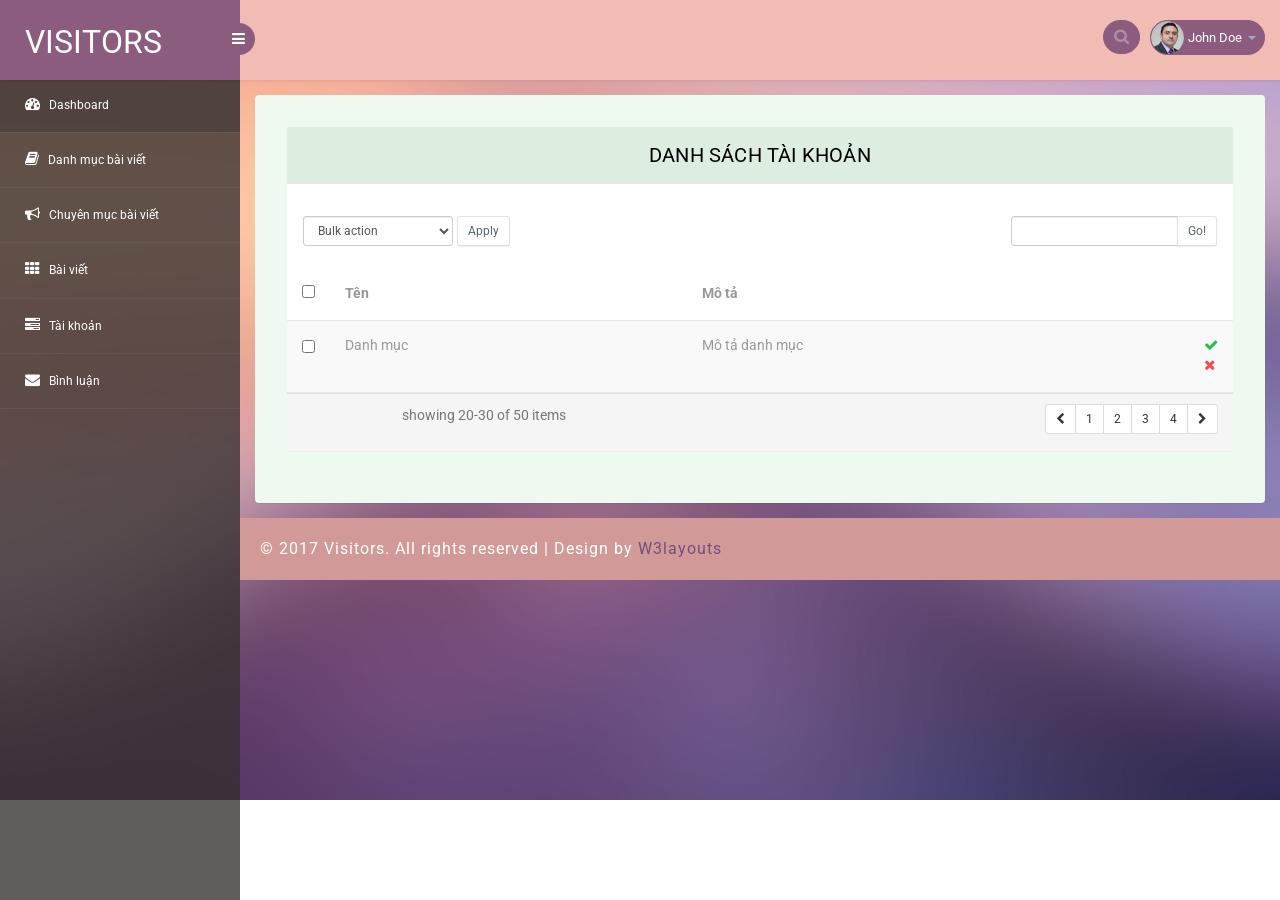
<file: taikhoan.admin.html>
<!--A Design by W3layouts
Author: W3layout
Author URL: http://w3layouts.com
License: Creative Commons Attribution 3.0 Unported
License URL: http://creativecommons.org/licenses/by/3.0/
-->
<!DOCTYPE html>
<head>
<title>Danh sách tài khoản</title>
<meta name="viewport" content="width=device-width, initial-scale=1">
<meta http-equiv="Content-Type" content="text/html; charset=utf-8" />
<meta name="keywords" content="Visitors Responsive web template, Bootstrap Web Templates, Flat Web Templates, Android Compatible web template, 
Smartphone Compatible web template, free webdesigns for Nokia, Samsung, LG, SonyEricsson, Motorola web design" />
<script type="application/x-javascript"> addEventListener("load", function() { setTimeout(hideURLbar, 0); }, false); function hideURLbar(){ window.scrollTo(0,1); } </script>
<!-- bootstrap-css -->
<link rel="stylesheet" href="css/bootstrap.min.css" >
<!-- //bootstrap-css -->
<!-- Custom CSS -->
<link href="css/style.css" rel='stylesheet' type='text/css' />
<link href="css/style-responsive.css" rel="stylesheet"/>
<!-- font CSS -->
<link href='//fonts.googleapis.com/css?family=Roboto:400,100,100italic,300,300italic,400italic,500,500italic,700,700italic,900,900italic' rel='stylesheet' type='text/css'>
<!-- font-awesome icons -->
<link rel="stylesheet" href="css/font.css" type="text/css"/>
<link href="css/font-awesome.css" rel="stylesheet"> 
<link rel="stylesheet" href="css/morris.css" type="text/css"/>
<!-- calendar -->
<link rel="stylesheet" href="css/monthly.css">
<!-- //calendar -->
<!-- //font-awesome icons -->
<script src="js/jquery2.0.3.min.js"></script>
<script src="js/raphael-min.js"></script>
<script src="js/morris.js"></script>
</head>
<body>
<section id="container">
<!--header start-->
<header class="header fixed-top clearfix">
<!--logo start-->
<div class="brand">
    <a href="index.html" class="logo">
        VISITORS
    </a>
    <div class="sidebar-toggle-box">
        <div class="fa fa-bars"></div>
    </div>
</div>
<!--logo end-->
<div class="top-nav clearfix">
    <!--search & user info start-->
    <ul class="nav pull-right top-menu">
        <li>
            <input type="text" class="form-control search" placeholder=" Search">
        </li>
        <!-- user login dropdown start-->
        <li class="dropdown">
            <a data-toggle="dropdown" class="dropdown-toggle" href="#">
                <img alt="" src="images/2.png">
                <span class="username">John Doe</span>
                <b class="caret"></b>
            </a>
            <ul class="dropdown-menu extended logout">
                <li><a href="#"><i class=" fa fa-suitcase"></i>Profile</a></li>
                <li><a href="#"><i class="fa fa-cog"></i> Settings</a></li>
                <li><a href="login.html"><i class="fa fa-key"></i> Log Out</a></li>
            </ul>
        </li>
        <!-- user login dropdown end -->
       
    </ul>
    <!--search & user info end-->
</div>
</header>
<!--header end-->
<!--sidebar start-->
<aside>
    <div id="sidebar" class="nav-collapse">
        <!-- sidebar menu start-->
        <div class="leftside-navigation">
            <ul class="sidebar-menu" id="nav-accordion">
                <li>
                    <a class="active" href="index.html">
                        <i class="fa fa-dashboard"></i>
                        <span>Dashboard</span>
                    </a>
                </li>
                
                <li>
                    <a href="danhmuc.html">
                        <i class="fa fa-book"></i>
                        <span>Danh mục bài viết</span>
                    </a>
                </li>
                <li>
                    <a href="chuyenmuc.html">
                        <i class="fa fa-bullhorn"></i>
                        <span>Chuyên mục bài viết</span>
                    </a>
                </li>
                <li>
                    <a href="baiviet.html">
                        <i class="fa fa-th"></i>
                        <span>Bài viết</span>
                    </a>
                </li>
                <li>
                    <a href="taikhoan.html">
                        <i class="fa fa-tasks"></i>
                        <span>Tài khoản</span>
                    </a>
                </li>
                <li>
                    <a href="javascript:;">
                        <i class="fa fa-envelope"></i>
                        <span>Bình luận </span>
                    </a>
                </li>
            </ul>            </div>
        <!-- sidebar menu end-->
    </div>
</aside>
<!--sidebar end-->
<!--main content start-->
<section id="main-content">
	<section class="wrapper">
        <!-- Danh mục  -->
        <div class="table-agile-info">
            <div class="panel panel-default">
              <div class="panel-heading">
                Danh sách tài khoản
              </div>
              <div class="row w3-res-tb">
                <div class="col-sm-5 m-b-xs">
                  <select class="input-sm form-control w-sm inline v-middle">
                    <option value="0">Bulk action</option>
                    <option value="1">Delete selected</option>
                    <option value="2">Bulk edit</option>
                    <option value="3">Export</option>
                  </select>
                  <button class="btn btn-sm btn-default">Apply</button>                
                </div>
                <div class="col-sm-4">
                </div>
                <div class="col-sm-3">
                  <div class="input-group">
                    <input type="text" class="input-sm form-control" placeholder="Search">
                    <span class="input-group-btn">
                      <button class="btn btn-sm btn-default" type="button">Go!</button>
                    </span>
                  </div>
                </div>
              </div>
              <div class="table-responsive">
                <table class="table table-striped b-t b-light">
                  <thead>
                    <tr>
                      <th style="width:20px;">
                        <label class="i-checks m-b-none">
                          <input type="checkbox"><i></i>
                        </label>
                      </th>
                      <th>Tên</th>
                      <th>Mô tả</th>
                      <th style="width:30px;"></th>
                    </tr>
                  </thead>
                  <tbody>
                    <tr>
                      <td><label class="i-checks m-b-none"><input type="checkbox" name="post[]"><i></i></label></td>
                      <td>Danh mục</td>
                      <td><span class="text-ellipsis">Mô tả danh mục</span></td>
                      <td>
                        <a href="" class="active" ui-toggle-class=""><i class="fa fa-check text-success text-active"></i><i class="fa fa-times text-danger text"></i></a>
                      </td>
                    </tr>
                  </tbody>
                </table>
              </div>
              <footer class="panel-footer">
                <div class="row">
                  <div class="col-sm-5 text-center">
                    <small class="text-muted inline m-t-sm m-b-sm">showing 20-30 of 50 items</small>
                  </div>
                  <div class="col-sm-7 text-right text-center-xs">                
                    <ul class="pagination pagination-sm m-t-none m-b-none">
                      <li><a href=""><i class="fa fa-chevron-left"></i></a></li>
                      <li><a href="">1</a></li>
                      <li><a href="">2</a></li>
                      <li><a href="">3</a></li>
                      <li><a href="">4</a></li>
                      <li><a href=""><i class="fa fa-chevron-right"></i></a></li>
                    </ul>
                  </div>
                </div>
              </footer>
            </div>
          </div>
</section>
 <!-- footer -->
		  <div class="footer">
			<div class="wthree-copyright">
			  <p>© 2017 Visitors. All rights reserved | Design by <a href="http://w3layouts.com">W3layouts</a></p>
			</div>
		  </div>
  <!-- / footer -->
</section>
<!--main content end-->
</section>
<script src="js/bootstrap.js"></script>
<script src="js/jquery.dcjqaccordion.2.7.js"></script>
<script src="js/scripts.js"></script>
<script src="js/jquery.slimscroll.js"></script>
<script src="js/jquery.nicescroll.js"></script>
<!--[if lte IE 8]><script language="javascript" type="text/javascript" src="js/flot-chart/excanvas.min.js"></script><![endif]-->
<script src="js/jquery.scrollTo.js"></script>
<!-- morris JavaScript -->	
<script>
	$(document).ready(function() {
		//BOX BUTTON SHOW AND CLOSE
	   jQuery('.small-graph-box').hover(function() {
		  jQuery(this).find('.box-button').fadeIn('fast');
	   }, function() {
		  jQuery(this).find('.box-button').fadeOut('fast');
	   });
	   jQuery('.small-graph-box .box-close').click(function() {
		  jQuery(this).closest('.small-graph-box').fadeOut(200);
		  return false;
	   });
	   
	    //CHARTS
	    function gd(year, day, month) {
			return new Date(year, month - 1, day).getTime();
		}
		
		graphArea2 = Morris.Area({
			element: 'hero-area',
			padding: 10,
        behaveLikeLine: true,
        gridEnabled: false,
        gridLineColor: '#dddddd',
        axes: true,
        resize: true,
        smooth:true,
        pointSize: 0,
        lineWidth: 0,
        fillOpacity:0.85,
			data: [
				{period: '2015 Q1', iphone: 2668, ipad: null, itouch: 2649},
				{period: '2015 Q2', iphone: 15780, ipad: 13799, itouch: 12051},
				{period: '2015 Q3', iphone: 12920, ipad: 10975, itouch: 9910},
				{period: '2015 Q4', iphone: 8770, ipad: 6600, itouch: 6695},
				{period: '2016 Q1', iphone: 10820, ipad: 10924, itouch: 12300},
				{period: '2016 Q2', iphone: 9680, ipad: 9010, itouch: 7891},
				{period: '2016 Q3', iphone: 4830, ipad: 3805, itouch: 1598},
				{period: '2016 Q4', iphone: 15083, ipad: 8977, itouch: 5185},
				{period: '2017 Q1', iphone: 10697, ipad: 4470, itouch: 2038},
			
			],
			lineColors:['#eb6f6f','#926383','#eb6f6f'],
			xkey: 'period',
            redraw: true,
            ykeys: ['iphone', 'ipad', 'itouch'],
            labels: ['All Visitors', 'Returning Visitors', 'Unique Visitors'],
			pointSize: 2,
			hideHover: 'auto',
			resize: true
		});
		
	   
	});
	</script>
<!-- calendar -->
	<script type="text/javascript" src="js/monthly.js"></script>
	<script type="text/javascript">
		$(window).load( function() {

			$('#mycalendar').monthly({
				mode: 'event',
				
			});

			$('#mycalendar2').monthly({
				mode: 'picker',
				target: '#mytarget',
				setWidth: '250px',
				startHidden: true,
				showTrigger: '#mytarget',
				stylePast: true,
				disablePast: true
			});

		switch(window.location.protocol) {
		case 'http:':
		case 'https:':
		// running on a server, should be good.
		break;
		case 'file:':
		alert('Just a heads-up, events will not work when run locally.');
		}

		});
	</script>
	<!-- //calendar -->
</body>
</html>
</file>
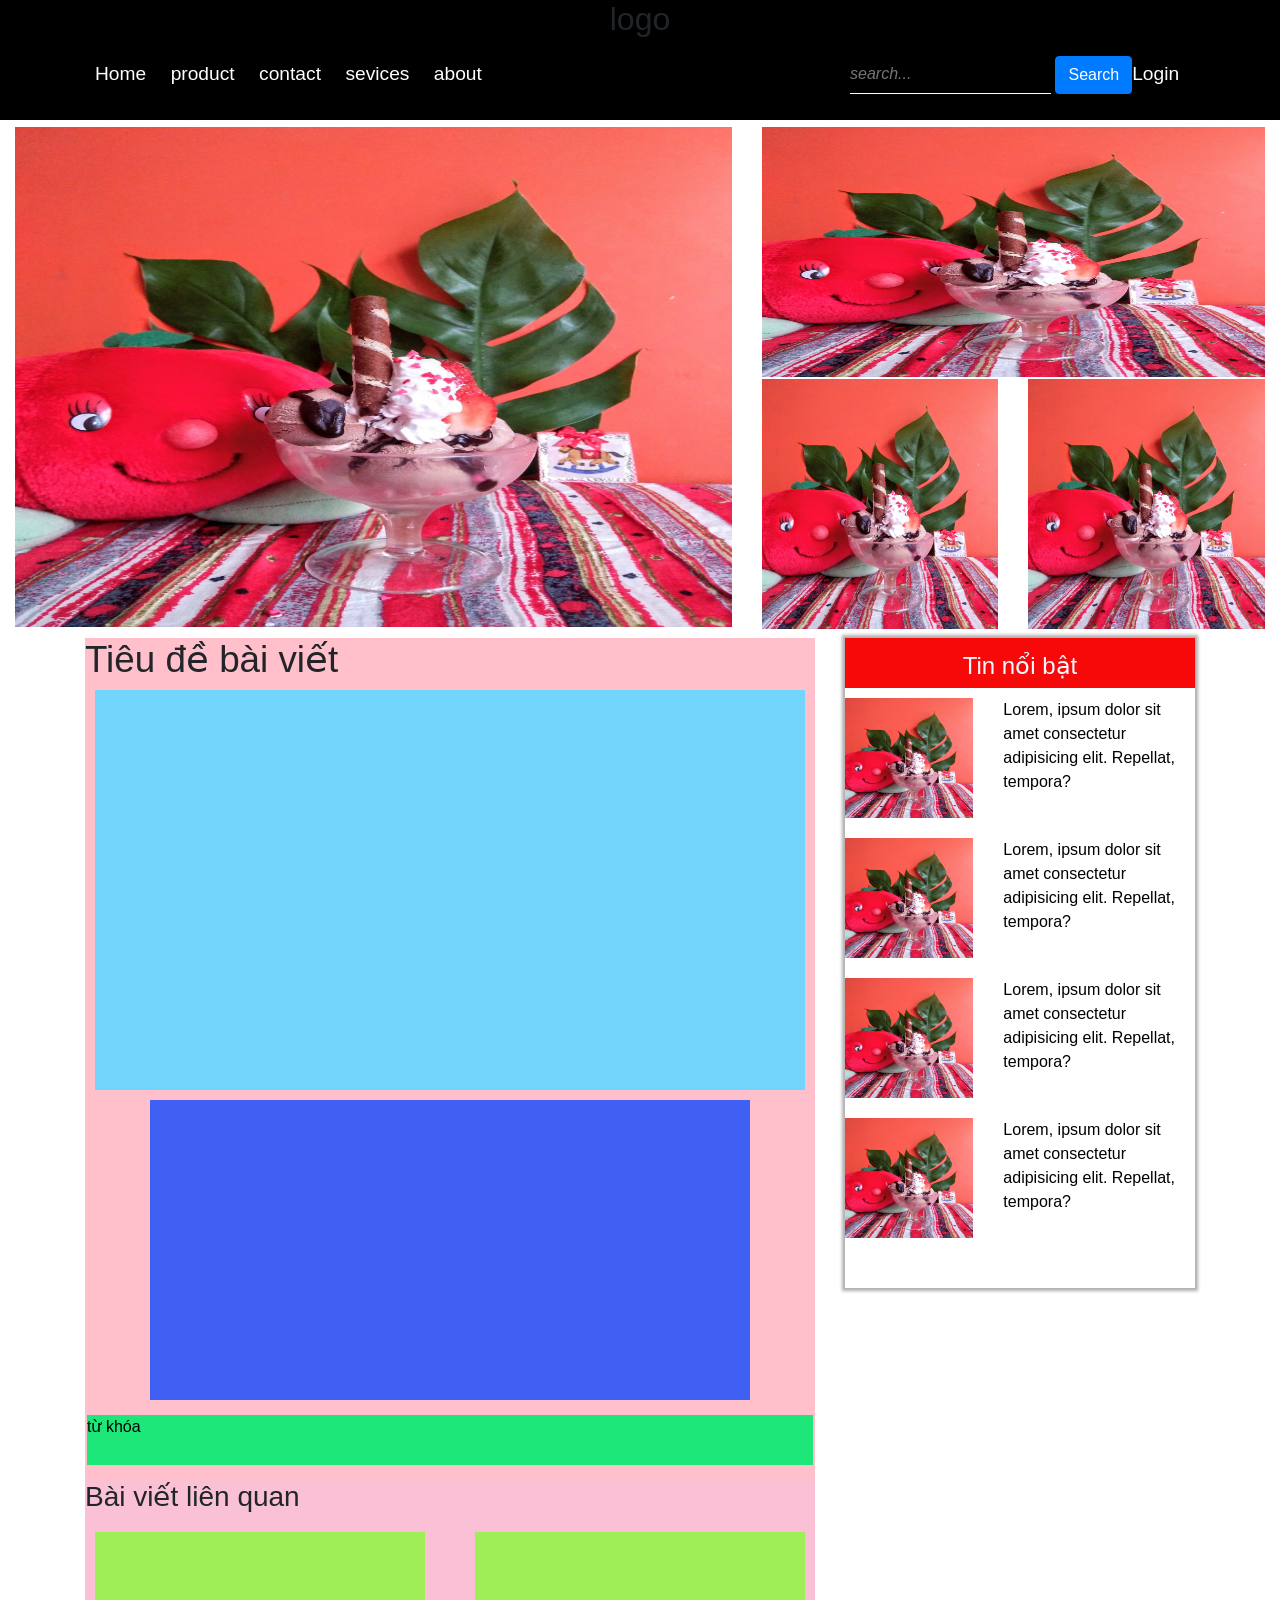
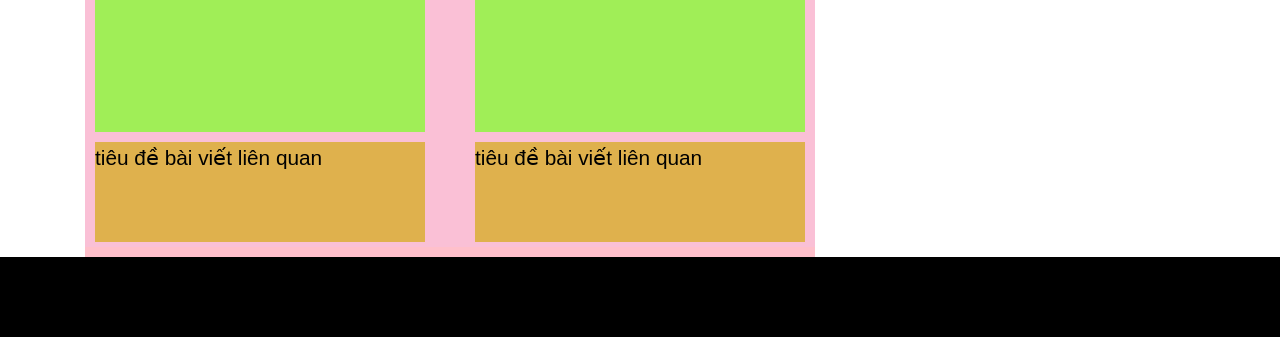
<file: users/post.html>
<!DOCTYPE html>
<html lang="en">
  <head>
    <meta charset="UTF-8" />
    <meta name="viewport" content="width=device-width, initial-scale=1.0" />
    <title>POST</title>
    <link rel="stylesheet" href="./vendor/css/bootstrap.min.css" />
    <link rel="stylesheet" href="./resourses/css/style.css" />
    <link rel="stylesheet" href="./resourses/css/post.css" />
  </head>
  <body>
    <div class="wrapper">
      <div class="header">
        <div class="container">
          <div class="row">
            <div class="col-md-12">
              <div class="logo">
                <h2>logo</h2>
              </div>
            </div>
          </div>
          <div class="row">
            <div class="col-md-7">
              <div class="menu">
                <ul class="main-menu">
                  <li><a href="">Home</a></li>
                  <li>
                    <a href="">product</a>
                    <ul class="sub-menu">
                      <li><a href="#">product1</a></li>
                      <li><a href="">product2</a></li>
                      <li><a href="">product3</a></li>
                      <li><a href="">product4</a></li>
                    </ul>
                  </li>
                  <li><a href="">contact</a></li>
                  <li><a href="">sevices</a></li>
                  <li><a href="">about</a></li>
                </ul>
              </div>
            </div>
            <div class="col-md-5">
              <div class="search-login">
                <div class="search">
                  <input type="text" name="search" placeholder="search..." />
                  <button class="btn btn-primary" name="btn-search">
                    Search
                  </button>
                </div>
                <div class="login">
                  <a href="" name="login">Login</a>
                  <a href="" name="resgiter">Resgiter</a>
                </div>
              </div>
            </div>
          </div>
        </div>
      </div>
      <div class="banner">
        <div class="container-fluid">
          <div class="row">
            <div class="col-md-7">
              <div class="banner-left">
                <a href="#"
                  ><img src="./public/images/IMG_20200615_185215.jpg" alt=""
                /></a>
              </div>
            </div>
            <div class="col-md-5">
              <div class="banner-right">
                <div class="row">
                  <div class="col-md-12">
                    <div class="bn-right-cnt">
                      <a href="#"
                        ><img
                          src="./public/images/IMG_20200615_185215.jpg"
                          alt=""
                      /></a>
                    </div>
                  </div>
                </div>
                <div class="row">
                  <div class="col-md-6">
                    <div class="bn-right-cnt-bottom-left">
                      <a href="#"
                        ><img
                          src="./public/images/IMG_20200615_185215.jpg"
                          alt=""
                      /></a>
                    </div>
                  </div>
                  <div class="col-md-6">
                    <div class="bn-right-cnt-bottom-right">
                      <a href="#"
                        ><img
                          src="./public/images/IMG_20200615_185215.jpg"
                          alt=""
                      /></a>
                    </div>
                  </div>
                </div>
              </div>
            </div>
          </div>
        </div>
      </div>
      <div class="content">
        <div class="container">
          <div class="row">
            <div class="col-md-8">
              <div class="main-post">
                <h2>Tiêu đề bài viết</h2>
                <div class="row">
                  <div class="col-md-12">
                    <div class="main-content"></div>
                  </div>
                </div>
                <div class="row">
                  <div class="img-content"></div>
                </div>
                <div class="row">
                  <div class="col-md-12">
                    <div class="tag-content">
                      <a href="">từ khóa</a>
                    </div>
                  </div>
                </div>
                <div class="row">
                  <div class="col-md-12">
                    <div class="relate-post">
                      <h3>Bài viết liên quan</h3>
                      <div class="row">
                        <div class="col-md-6">
                          <div class="img-relate"></div>
                          <div class="content-relate">
                            <a href="">tiêu đề bài viết liên quan</a>
                          </div>
                        </div>
                        <div class="col-md-6">
                          <div class="img-relate"></div>
                          <div class="content-relate">
                            <a href="">tiêu đề bài viết liên quan</a>
                          </div>
                        </div>
                      </div>
                    </div>
                  </div>
                </div>
              </div>
            </div>
            <div class="col-md-4">
              <div class="hig">
                <div class="row">
                  <div class="col-md-12">
                    <div class="name-hig">
                      <h4>Tin nổi bật</h4>
                    </div>
                  </div>
                </div>
                <div class="post-hig">
                  <div class="row">
                    <div class="col-md-5">
                      <div class="img">
                        <a href="#"
                          ><img
                            src="./public/images/IMG_20200615_185215.jpg"
                            alt=""
                        /></a>
                      </div>
                    </div>
                    <div class="col-md-7">
                      <div class="decs">
                        <a href="#">
                          <p>
                            Lorem, ipsum dolor sit amet consectetur adipisicing
                            elit. Repellat, tempora?
                          </p>
                        </a>
                      </div>
                    </div>
                  </div>

                  <div class="row">
                    <div class="col-md-5">
                      <div class="img">
                        <a href="#"
                          ><img
                            src="./public/images/IMG_20200615_185215.jpg"
                            alt=""
                        /></a>
                      </div>
                    </div>
                    <div class="col-md-7">
                      <div class="decs">
                        <a href="#">
                          <p>
                            Lorem, ipsum dolor sit amet consectetur adipisicing
                            elit. Repellat, tempora?
                          </p>
                        </a>
                      </div>
                    </div>
                  </div>

                  <div class="row">
                    <div class="col-md-5">
                      <div class="img">
                        <a href="#"
                          ><img
                            src="./public/images/IMG_20200615_185215.jpg"
                            alt=""
                        /></a>
                      </div>
                    </div>
                    <div class="col-md-7">
                      <div class="decs">
                        <a href="#">
                          <p>
                            Lorem, ipsum dolor sit amet consectetur adipisicing
                            elit. Repellat, tempora?
                          </p>
                        </a>
                      </div>
                    </div>
                  </div>

                  <div class="row">
                    <div class="col-md-5">
                      <div class="img">
                        <a href="#"
                          ><img
                            src="./public/images/IMG_20200615_185215.jpg"
                            alt=""
                        /></a>
                      </div>
                    </div>
                    <div class="col-md-7">
                      <div class="decs">
                        <a href="#">
                          <p>
                            Lorem, ipsum dolor sit amet consectetur adipisicing
                            elit. Repellat, tempora?
                          </p>
                        </a>
                      </div>
                    </div>
                  </div>
                </div>
              </div>
            </div>
          </div>
        </div>
        <div class="footer"></div>
      </div>
    </div>
    <script src="./vendor/js/jquery-3.5.1.slim.min.js"></script>
    <script src="./vendor/js/popper.min.js"></script>
    <script src="./vendor/js/bootstrap.min.js"></script>
  </body>
</html>
</file>
<file: public/fontend/dest/fonts.css>
@font-face {
    font-family: 'fmain';
    src: url('../fonts/Barlow-Regular.woff2') format('woff2'),
        url('../fonts/Barlow-Regular.woff') format('woff');
    font-weight: normal;
    font-style: normal;
    font-display: fallback;
}

@font-face {
    font-family: 'bb';
    src: url('../fonts/Barlow-Bold.woff2') format('woff2'),
        url('../fonts/Barlow-Bold.woff') format('woff');
    font-weight: bold;
    font-style: normal;
    font-display: fallback;
}

@font-face {
    font-family: 'l';
    src: url('../fonts/LaloGroteskRegular.woff2') format('woff2'),
        url('../fonts/LaloGroteskRegular.woff') format('woff');
    font-weight: normal;
    font-style: normal;
    font-display: fallback;
}

@font-face {
    font-family: 'lm';
    src: url('../fonts/LaloGroteskMedium.woff2') format('woff2'),
        url('../fonts/LaloGroteskMedium.woff') format('woff');
    font-weight: 500;
    font-style: normal;
    font-display: fallback;
}

@font-face {
    font-family: 'h';
    src: url('../fonts/HansonBold.woff2') format('woff2'),
        url('../fonts/HansonBold.woff') format('woff');
    font-weight: bold;
    font-style: normal;
    font-display: fallback;
}
</file>
<file: css/style.css>
/*
Author: W3layout
Author URL: http://w3layouts.com
License: Creative Commons Attribution 3.0 Unported
License URL: http://creativecommons.org/licenses/by/3.0/
*/
h4, h5, h6,
h1, h2, h3 {margin: 0;}
ul, ol {margin: 0;}
p {margin: 0;}

html, body{
	font-family: 'Roboto', sans-serif;
    font-size: 100%;
    overflow-x: hidden;
    background: url(../images/bg.jpg) no-repeat 0px 0px;
	background-size:cover;
}
body a{
	transition: 0.5s all ease;
	-webkit-transition: 0.5s all ease;
	-moz-transition: 0.5s all ease;
	-o-transition: 0.5s all ease;
	-ms-transition: 0.5s all ease;
	text-decoration:none;
}
h1,h2,h3,h4,h5,h6{
	margin:0;			   
}
p{
	margin:0;
}
ul,label{
	margin:0;
	padding:0;
}
body a:hover{
	text-decoration:none;
}
	/*sidebar navigation*/
#sidebar {
    width:240px;
    height:100%;
    position:fixed;
    background:rgba(52, 48, 48, 0.78);
    -webkit-transition:all .3s ease-in-out;
    -moz-transition:all .3s ease-in-out;
    -o-transition:all .3s ease-in-out;
    transition:all .3s ease-in-out;
}
#sidebar ul li {
    position: relative;
}
.leftside-navigation,.right-stat-bar{
    height: 100%;
}
.right-stat-bar ul {
    list-style-type: none;
    padding-left: 0;
}
/*LEFT NAVIGATION ICON*/
.dcjq-icon {
    height:17px;
    width:17px;
    display:inline-block;
    background:url(../images/nav-expand.png) no-repeat top;
    border-radius:3px;
    -moz-border-radius:3px;
    -webkit-border-radius:3px;
    position:absolute;
    right:10px;
}
.active .dcjq-icon {
    background:url(../images/nav-expand.png) no-repeat bottom;
    border-radius:3px;
    -moz-border-radius:3px;
    -webkit-border-radius:3px;
}
.right-side-accordion .dcjq-icon {
    height:17px;
    width:17px;
    display:inline-block;
    background:url(../images/acc-expand.png) no-repeat top;
    border-radius:3px;
    -moz-border-radius:3px;
    -webkit-border-radius:3px;
    position:absolute;
    right:10px;
}
.right-side-accordion .active .dcjq-icon {
    background:url(../images/acc-expand.png) no-repeat bottom;
    border-radius:3px;
    -moz-border-radius:3px;
    -webkit-border-radius: 3px;
}
.right-side-accordion li:nth-child(2) ul li .prog-row {
    border: none;
}
/*---*/
.nav-collapse.collapse {
    display:inline;
}
ul.sidebar-menu,ul.sidebar-menu li ul.sub {
    margin:-2px 0 0;
    padding:0;
}
ul.sidebar-menu {
    padding-top:80px;

}
#sidebar>ul>li>ul.sub {
    display:none;
}
#sidebar .sub-menu>.sub li a {
    padding-left:46px;
}
#sidebar>ul>li.active>ul.sub,#sidebar>ul>li>ul.sub>li>a {
    display:block;
}
ul.sidebar-menu li ul.sub li {
    background:rgba(52, 48, 48, 0);
    margin-bottom:0;
    margin-left:0;
    margin-right:0;
}
ul.sidebar-menu li ul.sub li a {
    font-size:12px;
    padding-top:13px;
    padding-bottom:13px;
    -webkit-transition:all 0.3s ease;
    -moz-transition:all 0.3s ease;
    -o-transition:all 0.3s ease;
    -ms-transition:all 0.3s ease;
    transition:all 0.3s ease;
    color:#fff;
}
ul.sidebar-menu li ul.sub li a:hover,ul.sidebar-menu li ul.sub li.active a {
    color:#fff;
    -webkit-transition:all 0.3s ease;
    -moz-transition:all 0.3s ease;
    -o-transition:all 0.3s ease;
    -ms-transition:all 0.3s ease;
    transition:all 0.3s ease;
    display:block;
    background:rgba(40, 40, 46, 0.28);
}
ul.sidebar-menu li {
    border-bottom:1px solid rgba(255,255,255,0.05);
}
ul.sidebar-menu li.sub-menu {
    line-height:15px;
}
ul.sidebar-menu ul.sub li {
    border-bottom:none;
}
ul.sidebar-menu li a span {
    display:inline-block;
}
ul.sidebar-menu li a {
    color:#fff;
    text-decoration:none;
    display:block;
    padding:18px 0 18px 25px;
    font-size:12px;
    outline:none;
    -webkit-transition:all 0.3s ease;
    -moz-transition:all 0.3s ease;
    -o-transition:all 0.3s ease;
    -ms-transition:all 0.3s ease;
    transition:all 0.3s ease;
}
ul.sidebar-menu li a.active, ul.sidebar-menu li a:hover, ul.sidebar-menu li a:focus {
    background: rgba(40, 40, 46, 0.28);
    color: #fff;
    display: block;
    -webkit-transition: all 0.3s ease;
    -moz-transition: all 0.3s ease;
    -o-transition: all 0.3s ease;
    -ms-transition: all 0.3s ease;
    transition: all 0.3s ease;
}
ul.sidebar-menu li a i {
    font-size:15px;
    padding-right:6px;
}
ul.sidebar-menu li a:hover i,ul.sidebar-menu li a:focus i {
    color:#fff;
}
ul.sidebar-menu li a.active i {
    color:#fff;
}
.mail-info,.mail-info:hover {
    margin:-3px 6px 0 0;
    font-size: 11px;
}
/*main content*/
#main-content {
    margin-left:240px;
    -webkit-transition:all .3s ease-in-out;
    -moz-transition:all .3s ease-in-out;
    -o-transition:all .3s ease-in-out;
    transition:all .3s ease-in-out;
}
.footer {
    background: #d19a98;
    padding: 20px;
}
.footer p {
    color: #fff;
    letter-spacing: 1px;
}
.footer p a {
    color: #744e7d;
}
.footer p a:hover {
    color: #fff;
}
.header {
    left:0;
    right:0;
    z-index:1002;
    background:rgb(240, 188, 180);
    -webkit-transition:all .3s ease-in-out;
    -moz-transition:all .3s ease-in-out;
    -o-transition:all .3s ease-in-out;
    transition:all .3s ease-in-out;
}
.merge-header {
    margin-right:240px;
}
.fixed-top {
    position:fixed;
    box-shadow:1px 0 3px rgba(0,0,0,.15);
}
.wrapper {
    display:inline-block;
    margin-top:80px;
    padding:15px;
    width:100%;
}
.brand {
    background:#8b5c7e;
    float:left;
    width:240px;
    height:80px;
    position:relative;
}
a.logo {
    font-size:32px;
    color:#fff;
    float:left;
    margin:20px 0 0 25px;
    text-transform:uppercase;
}
a.logo:hover,a.logo:focus {
    text-decoration:none;
    outline:none;
}
a.logo span {
    color: #FF6C60;
}
/*notification*/
#top_menu .nav>li,ul.top-menu>li {
    float:left;
}
.notify-row {
    float:left;
    margin-top:23px;
    margin-left:25px;
}
ul.top-menu {
    margin-right:15px;
    margin-top: 0;
}
ul.top-menu > li > a {
    color: #fff;
    font-size: 16px;
    background: #8b5c7e;
    padding: 4px 8px;
    margin-right: 15px;
    border-radius: 50%;
    -webkit-border-radius: 50%;
    padding-right: 8px !important;
}
ul.top-menu>li>a:hover,ul.top-menu>li>a:focus {
    background:#fa9fa4;
    text-decoration:none;
    color:#fff !important;
    padding-right:8px !important;
}
.nav .open>a, .nav .open>a:focus, .nav .open>a:hover {
     background:#fa9fa4 !important;
    color:#fff !important;
}
.notify-row .badge {
    position:absolute;
    right:-10px;
    top:-10px;
    z-index:100;
}
.dropdown-menu.extended {
    max-width:320px !important;
    min-width:160px !important;
    top:42px;
    width:300px !important;
    padding:0 10px;
    box-shadow:0 0px 5px rgba(0,0,0,0.1) !important;
    border-radius:5px;
    -webkit-border-radius:5px;
    background:#fff;
    border:none;
    left:-10px;
}
.notify-row .notification span.label {
    display:inline-block;
    height:21px;
    padding:5px;
    width:22px;
    font-size:12px;
    margin-right:10px;
}
.dropdown-menu.extended .alert-icon,.noti-info {
    float:left;
}
.noti-info {
    padding-left:10px;
    padding-top:6px;
    color:#414147;
}
.dropdown-menu.extended .alert {
    margin-bottom:10px;
}
.dropdown-menu.extended .alert-icon {
    border-radius:100%;
    display:inline-block;
    height:35px;
    width:35px;
}
.dropdown-menu.extended .alert-icon i {
    font-size:16px;
    width:35px;
    line-height:35px;
    height:35px;
}
.dropdown-menu.extended.inbox li a,.dropdown-menu.extended.tasks-bar li a {
    background:#f1f2f7;
    border-radius:5px;
    -webkit-border-radius:5px;
    padding:10px;
    margin-bottom:10px;
    float:left;
    width:100%;
}
.dropdown-menu.extended li p {
    margin:0;
    padding:10px 0;
    border-radius:0px;
    -webkit-border-radius:0px;
}
.dropdown-menu.extended li a {
    font-size:12px;
    list-style:none;
}
.dropdown-menu.extended.logout {
    padding:10px;
}
.dropdown-menu.extended.logout li a {
    padding:10px;
}
.dropdown-menu.extended li a:hover {
    color:#32323a;
}
.dropdown-menu.tasks-bar .task-info .desc {
    font-size:13px;
    font-weight:normal;
    float:left;
    width:80%;
}
.dropdown-menu.tasks-bar .task-info .desc h5 {
    color:#32323a;
    text-transform:uppercase;
    font-size:12px;
    font-weight:600;
    margin-bottom:5px;
    margin-top:0;
}
.dropdown-menu.tasks-bar .task-info .desc p {
    padding-top:0;
    color:#8f8f9b;
    font-weight:300;
}
.dropdown-menu.tasks-bar .task-info .percent {
    width:20%;
    float:right;
    font-size:13px;
    font-weight:600;
    padding-left:10px;
    line-height:normal;
}
.dropdown-menu.tasks-bar .progress {
    background:#fff;
}
.dropdown-menu.extended .progress {
    margin-bottom:0 !important;
    height:10px;
}
.dropdown-menu.inbox li a .photo img {
    border-radius:2px 2px 2px 2px;
    -webkit-border-radius:2px 2px 2px 2px;
    float:left;
    height:40px;
    margin-right:10px;
    width:40px;
}
.dropdown-menu.inbox li a .subject {
    display:block;
}
.dropdown-menu.inbox li a .subject .from {
    font-size:12px;
    font-weight:600;
}
.dropdown-menu.inbox li a .subject .time {
    font-size:11px;
    font-style:italic;
    font-weight:bold;
    position:absolute;
    right:20px;
}
.dropdown-menu.inbox li a .message {
    display:block !important;
    font-size:11px;
}
.top-nav {
    margin-top:20px;
}
.top-nav img {
    border-radius:50%;
    -webkit-border-radius:50%;
    width:33px;
}
.top-nav .icon-user i {
    height: 33px;
    width:33px;
    line-height: 33px;
    display: inline-block;
    font-size: 1.7em;
    padding-left: 10px;
}
.top-nav .icon-user .username {
    color: #555555;
    font-size: 13px;
    position: relative;
    top: -5px;
}
.top-nav .icon-user .caret {
    position: relative;
    top: -4px;
}
.top-nav ul.top-menu>li .dropdown-menu.logout {
    width:170px !important;
}
.top-nav li.dropdown .dropdown-menu {
    float:right;
    right:0;
    left:auto;
}
.dropdown-menu.extended.logout>li {
    float:left;
    width:100%;
}
.log-arrow-up {
    background:url("../images/top-arrow.png") no-repeat;
    width:18px;
    height:10px;
    margin-top:-20px;
    float:right;
    margin-right:15px;
}
.dropdown-menu.extended.logout>li>a {
    border-bottom:none !important;
}
.full-width .dropdown-menu.extended.logout>li>a:hover {
    background:#F1F2F7 !important;
    color:#32323a !important;
}
.dropdown-menu.extended.logout>li>a:hover {
    background:#F1F2F7 !important;
    border-radius:5px;
}
.dropdown-menu.extended.logout>li>a:hover i {
    color:#ffa2a2;
}
.dropdown-menu.extended.logout>li>a i {
    font-size:17px;
}
.dropdown-menu.extended.logout>li>a>i {
    padding-right:10px;
}
.top-nav .username {
    font-size:13px;
    color:#fff;
}
.top-nav ul.top-menu>li>a {
    border-radius: 100px;
    -webkit-border-radius: 100px;
    padding: 0px;
    background: none;
    margin-right: 0;
    border: 1px solid #8b5c7e;
    background: #8b5c7e;
}
.top-nav ul.top-menu>li.language>a {
    margin-top:-2px;
    padding:4px 12px;
    line-height:20px;
}
.top-nav ul.top-menu>li.language>a img {
    border-radius:0;
    -webkit-border-radius:0;
    width:18px;
}
.top-nav ul.top-menu>li.language ul.dropdown-menu li img {
    border-radius:0;
    -webkit-border-radius:0;
    width:18px;
}
.top-nav ul.top-menu>li {
    margin-left:10px;
}
.top-nav ul.top-menu>li>a:hover,.top-nav ul.top-menu>li>a:focus {
    border:1px solid #fa9fa4;
    background:#fa9fa4 !important;
    border-radius:100px;
    -webkit-border-radius:100px;
}
.top-nav .dropdown-menu.extended.logout {
    top:50px;
}
.top-nav .nav .caret {
    border-bottom-color:#A4AABA;
    border-top-color:#A4AABA;
}
.top-nav ul.top-menu>li>a:hover .caret {
    border-bottom-color:#000;
    border-top-color: #000;
}
/*form*/
.position-center {
    width:62%;
    margin: 0 auto;
}
/*----*/
.notify-arrow {
    background:url("../images/top-arrow.png") no-repeat;
    width:18px;
    height:10px;
    margin-top:0;
    opacity:0;
    position:absolute;
    left:16px;
    top:-20px;
    transition:all 0.25s ease 0s;
    z-index:10;
    margin-top:10px;
    opacity: 1;
}
/*search*/
.search {
    width: 20px;
    -webkit-transition: all .3s ease;
    -moz-transition: all .3s ease;
    -ms-transition: all .3s ease;
    -o-transition: all .3s ease;
    transition: all .3s ease;
    border: 1px solid #8b5c7e;
    box-shadow: none;
    background: #8b5c7e url(../images/search-icon.png) no-repeat 10px 8px;
    padding: 0 5px 0 30px;
    color: #fff;
    border-radius: 100px;
    -webkit-border-radius: 100px;
	cursor:pointer;
}
.search:focus {
    width:180px;
    border:1px solid #8b5c7e;
    box-shadow:none;
    -webkit-transition:all .3s ease;
    -moz-transition:all .3s ease;
    -ms-transition:all .3s ease;
    -o-transition:all .3s ease;
    transition:all .3s ease;
    color:#c8c8c8;
    font-weight: 300;
}
.todo-search:focus{
    width:100% !important;
}
/*--sidebar toggle---*/
.sidebar-toggle-box {
    float:left;
    margin-top:23px;
    margin-left:-15px;
    background:#8b5c7e;
    border-radius:50%;
    -webkit-border-radius:50%;
    width:32px;
    height:32px;
    position:absolute;
    right:-15px;
}
.sidebar-toggle-box .fa-bars {
    cursor:pointer;
    display:inline-block;
    font-size:15px;
    padding:8px 8px 8px 9px;
    color:#fff;
}
.sidebar-toggle-box:hover {
    background:#fa9fa4;
}
.hide-left-bar {
    margin-left:-240px !important;
    -webkit-transition:all .3s ease-in-out;
    -moz-transition:all .3s ease-in-out;
    -o-transition:all .3s ease-in-out;
    transition:all .3s ease-in-out;
}
.open-right-bar {
    right:0px !important;
    -webkit-transition:all .3s ease-in-out;
    -moz-transition:all .3s ease-in-out;
    -o-transition:all .3s ease-in-out;
    transition:all .3s ease-in-out;
}
.merge-left {
    margin-left:0px !important;
}
.hide-right-bar {
    margin-right:-240px !important;
    -webkit-transition:all .3s ease-in-out;
    -moz-transition:all .3s ease-in-out;
    -o-transition:all .3s ease-in-out;
    transition:all .3s ease-in-out;
}
.toggle-right-box {
    float:left;
    background:#f6f6f6;
    border-radius:50%;
    -webkit-border-radius:50%;
    width:35px;
    height:35px;
}
.toggle-right-box:hover {
    background:#ffa2a2;
}
.toggle-right-box:hover .fa-bars {
    color:rgba(0,0,0,0.3);
}
.toggle-right-box .fa-bars {
    cursor:pointer;
    display:inline-block;
    font-size:15px;
    padding:10px;
    color: #bfbfc1;
}
/*--market--*/
.market-update-block {
    padding: 2em 2em;
    background: #999;
}
.market-update-block h3 {
    color: #fff;
    font-size: 2em;
}
.market-update-block h4 {
	font-size: 1.2em;
    color: #fff;
    margin: 0.3em 0em;
}
.market-update-block p {
    color: #fff;
    font-size: 0.8em;
    line-height: 1.8em;
}
.market-update-block.clr-block-1 {
    background: #53d769;
    box-shadow: 0 2px 5px 0 rgba(0, 0, 0, 0.16), 0 2px 10px 0 rgba(0, 0, 0, 0.12);
    transition: 0.5s all;
  -webkit-transition: 0.5s all;
  -moz-transition: 0.5s all;
  -o-transition: 0.5s all;
}
.market-update-block.clr-block-2 {
    background:#fc3158;
    box-shadow: 0 2px 5px 0 rgba(0, 0, 0, 0.16), 0 2px 10px 0 rgba(0, 0, 0, 0.12);
    transition: 0.5s all;
  -webkit-transition: 0.5s all;
  -moz-transition: 0.5s all;
  -o-transition: 0.5s all;
}
.market-update-block.clr-block-3 {
    background:#147efb;
    box-shadow: 0 2px 5px 0 rgba(0, 0, 0, 0.16), 0 2px 10px 0 rgba(0, 0, 0, 0.12);
    transition: 0.5s all;
  -webkit-transition: 0.5s all;
  -moz-transition: 0.5s all;
  -o-transition: 0.5s all;
}
.market-update-block.clr-block-4 {
    background:#2a2727;
    box-shadow: 0 2px 5px 0 rgba(0, 0, 0, 0.16), 0 2px 10px 0 rgba(0, 0, 0, 0.12);
    transition: 0.5s all;
  -webkit-transition: 0.5s all;
  -moz-transition: 0.5s all;
  -o-transition: 0.5s all;
}
.market-update-block.clr-block-1:hover {
    background: #8b5c7e;
   transition: 0.5s all;
  -webkit-transition: 0.5s all;
  -moz-transition: 0.5s all;
  -o-transition: 0.5s all;
}
.market-update-block.clr-block-2:hover {
    background: #8b5c7e;
   transition: 0.5s all;
  -webkit-transition: 0.5s all;
  -moz-transition: 0.5s all;
  -o-transition: 0.5s all;
}
.market-update-block.clr-block-3:hover {
    background:#8b5c7e;
    transition: 0.5s all;
  -webkit-transition: 0.5s all;
  -moz-transition: 0.5s all;
  -o-transition: 0.5s all;
}
.market-update-block.clr-block-4:hover {
    background:#8b5c7e;
    transition: 0.5s all;
  -webkit-transition: 0.5s all;
  -moz-transition: 0.5s all;
  -o-transition: 0.5s all;
}
.market-update-right i.fa.fa-users {
    font-size: 3em;
    color:#fff;
   text-align: left;
}
.market-update-right i.fa.fa-eye {
     font-size: 3em;
    color:#fff;
   text-align: left;
}
.market-update-right i.fa.fa-usd {
     font-size:3em;
    color:#fff;
    text-align: left;
}
.market-update-right i.fa.fa-shopping-cart{
     font-size:3em;
    color:#fff;
    text-align: left;
}
.market-update-left {
    padding: 0px;
}
.market-update-right {
    padding-left: 0;
}
.market-updates {
    margin: 1.5em 0;
}
/*--market--*/
.panel-heading {
    position: relative;
    height: 57px;
    line-height: 57px;
    letter-spacing: 0.2px;
    color: #000;
    font-size: 18px;
    font-weight: 400;
    padding: 0 16px;
    background:#ddede0;
   border-top-right-radius: 2px;
   border-top-left-radius: 2px; 
    text-transform: uppercase;
    text-align: center;
}
.panel {
    border: none ! important;
}
.agileinfo-grap {
    padding: 2em;
    background:rgb(238, 249, 240);
	box-shadow: 0 2px 5px 0 rgba(0, 0, 0, 0.16), 0 2px 10px 0 rgba(0, 0, 0, 0.12);
}
header.agileits-box-header.clearfix h3 {
    font-size: 24px;
    font-weight: 400;
    text-transform: uppercase;
    color:#000;
    text-align: center;
    margin-bottom: 1em;
}
.calendar-widget {
    background-color: #eef9f0;
    border-radius: 4px;
    -webkit-box-shadow: 0 1px 1px rgba(0,0,0,.05);
    box-shadow: 0 1px 1px rgba(0,0,0,.05);
	padding: 2em;
}
span.panel-title{
	color:#000000;
	 font-size: 18px;
}

.agile-calendar-grid {
    border: 1px solid #c0dbc5;
}
.alert-info .alert-icon {
    background-color: #99cce3;
}
.alert-danger .alert-icon {
    background-color: #fcb1ae;
}
.alert-success .alert-icon {
    background-color: #98d7ad;
}
.alert-warning .alert-icon {
    background-color: #ffe699;
}
.alert-icon i {
    width: 40px;
    height: 40px;
    display: block;
    text-align: center;
    line-height: 40px;
    font-size: 20px;
    color: #fff;
}
.alert-icon {
    width: 40px;
    height: 40px;
    display: inline-block;
    -webkit-border-radius: 100%;
    -moz-border-radius: 100%;
    border-radius: 100%;
}
.notification-sender {
    color: #414147;
}
.alert-success .notification-info a {
    color: #42b663;
}
.notification-info p {
    margin: 0px;
    color: #999;
    font-size: 12px;
}
.notification-meta {
    margin-bottom: 3px;
    padding-left: 0;
    list-style: none;
}
.notification-info {
    margin-left: 56px;
    margin-top: -40px;
}
.notifications{
	background-color: #eef9f0;
    border-radius: 4px;
    -webkit-box-shadow: 0 1px 1px rgba(0,0,0,.05);
    box-shadow: 0 1px 1px rgba(0,0,0,.05);
    padding: 2em;
}
.alert-danger .notification-info a {
    color: #fb6f6b;
}
.alert-info .notification-info a {
    color: #45a2c9;
}
.alert {
    padding: 16.8px !important;
}
/*-- graphs --*/
.area-grids{
    border: 10px solid #d8d8d8;
    background: #FFF;
    padding: 1em;
}
.charts-right {
    padding-left: 0;
}
.chart-left {
    padding-right: 0;
}
.agile-bottom-right {
    padding-left: 0;
}
.agile-bottom-left {
    padding-right: 0;
}
#graph {
  width: 100%;
  margin: 20px auto 0 auto;
}
pre {
  height: 250px;
  overflow: auto;
}

div#graph1,div#graph4,div#graph5,div#graph6,div#graph7,div#graph8,div#graph9 {
    width: 100% !important;
    z-index: 1;
}
.agile-Updating-grids, .agile-bottom-grid, .agile-last-grid {
    background: #eef9f0;
    padding: 2em;
	border-radius: 4px;
    -webkit-box-shadow: 0 1px 1px rgba(0,0,0,.05);
    box-shadow: 0 1px 1px rgba(0,0,0,.05);
}
.agile-bottom-grids {
    margin: 2em 0;
}
.agil-info-calendar {
    margin: 1.5em 0;
}
.area-grids-heading h3 {
    font-size: 20px;
    color: #000;
    text-align: center;
    margin-bottom: 1em;
    text-transform: uppercase;
}
/*-- graphs --*/
/*--statistics--*/
.stats-info ul li {
    margin-bottom: 1em;
    border-bottom:1px solid #e1ab91;
    padding-bottom: 18px;
    font-size: 0.9em;
    color: #555;
}
.table>thead>tr>th {
    border-bottom: 1px solid #e1ab91 ! important;
}
.table>tbody>tr>td, .table>tbody>tr>th, .table>tfoot>tr>td, .table>tfoot>tr>th, .table>thead>tr>td, .table>thead>tr>th {
    border-bottom: 1px solid #e9e9e9 ! important;
}
.progress.progress-right {
    width: 25%;
    float: right;
    height: 8px;
    margin-bottom: 0;
}
.stats-info ul li.last {
    border-bottom: none;
    padding-bottom: 0;
    margin-bottom: 0.5em;
}
.stats-info span.pull-right {
    font-size: 0.7em;
    margin-left: 11px;
    line-height: 2em;
}
.table.stats-table {
    margin-bottom: 0;
}
.stats-table span.label{
    font-weight: 500;
}
.stats-table h5 {
    color: #4F52BA;
    font-size: 0.9em;
}
.stats-table h5.down {
    color: #D81B60;
}
.stats-table h5 i.fa {
    font-size: 1.2em;
    font-weight: 800;
    margin-left: 3px;
}
.stats-table thead tr th {
    color: #8b5c7e;
}
.stats-table td {
    font-size: 0.9em;
    color: #555;
    padding: 11px !important;
}
/*--//statistics--*/
/*--Progress bars--*/
.progress {
    height: 10px;
    margin: 7px 0;
    overflow: hidden;
    background: #e1e1e1;
    z-index: 1;
    cursor: pointer;
}
.task-info .percentage{
	float:right;
	height:inherit;
	line-height:inherit;
}
.task-desc{
	font-size:12px;
}
.wrapper-dropdown-3 .dropdown li a:hover span.task-desc {
	color:#65cea7;
}
.progress .bar {
		z-index: 2;
		height:15px; 
		font-size: 12px;
		color: white;
		text-align: center;
		float:left;
		-webkit-box-sizing: content-box;
		-moz-box-sizing: content-box;
		-ms-box-sizing: content-box;
		box-sizing: content-box;
		-webkit-transition: width 0.6s ease;
		  -moz-transition: width 0.6s ease;
		  -o-transition: width 0.6s ease;
		  transition: width 0.6s ease;
	}
.progress-striped .yellow{
	background:#f0ad4e;
} 
.progress-striped .green{
	background:#5cb85c;
} 
.progress-striped .light-blue{
	background:#4F52BA;
} 
.progress-striped .red{
	background:#d9534f;
} 
.progress-striped .blue{
	background:#428bca;
} 
.progress-striped .orange {
	background:#e94e02;
}
.progress-striped .bar {
  background-image: -webkit-gradient(linear, 0 100%, 100% 0, color-stop(0.25, rgba(255, 255, 255, 0.15)), color-stop(0.25, transparent), color-stop(0.5, transparent), color-stop(0.5, rgba(255, 255, 255, 0.15)), color-stop(0.75, rgba(255, 255, 255, 0.15)), color-stop(0.75, transparent), to(transparent));
  background-image: -webkit-linear-gradient(45deg, rgba(255, 255, 255, 0.15) 25%, transparent 25%, transparent 50%, rgba(255, 255, 255, 0.15) 50%, rgba(255, 255, 255, 0.15) 75%, transparent 75%, transparent);
  background-image: -moz-linear-gradient(45deg, rgba(255, 255, 255, 0.15) 25%, transparent 25%, transparent 50%, rgba(255, 255, 255, 0.15) 50%, rgba(255, 255, 255, 0.15) 75%, transparent 75%, transparent);
  background-image: -o-linear-gradient(45deg, rgba(255, 255, 255, 0.15) 25%, transparent 25%, transparent 50%, rgba(255, 255, 255, 0.15) 50%, rgba(255, 255, 255, 0.15) 75%, transparent 75%, transparent);
  background-image: linear-gradient(45deg, rgba(255, 255, 255, 0.15) 25%, transparent 25%, transparent 50%, rgba(255, 255, 255, 0.15) 50%, rgba(255, 255, 255, 0.15) 75%, transparent 75%, transparent);
  -webkit-background-size: 40px 40px;
  -moz-background-size: 40px 40px;
  -o-background-size: 40px 40px;
  background-size: 40px 40px;
}
.progress.active .bar {
  -webkit-animation: progress-bar-stripes 2s linear infinite;
  -moz-animation: progress-bar-stripes 2s linear infinite;
  -ms-animation: progress-bar-stripes 2s linear infinite;
  -o-animation: progress-bar-stripes 2s linear infinite;
  animation: progress-bar-stripes 2s linear infinite;
}
@-webkit-keyframes progress-bar-stripes {
  from {
    background-position: 40px 0;
  }
  to {
    background-position: 0 0;
  }
}
@-moz-keyframes progress-bar-stripes {
  from {
    background-position: 40px 0;
  }
  to {
    background-position: 0 0;
  }
}
@-ms-keyframes progress-bar-stripes {
  from {
    background-position: 40px 0;
  }
  to {
    background-position: 0 0;
  }
}
@-o-keyframes progress-bar-stripes {
  from {
    background-position: 0 0;
  }
  to {
    background-position: 40px 0;
  }
}
@keyframes progress-bar-stripes {
  from {
    background-position: 40px 0;
  }
  to {
    background-position: 0 0;
  }
}
/*--Progress bars--*/
.stats-info-agileits {
    background: #eef9f0;
    padding: 2em;
    border-radius: 4px;
    -webkit-box-shadow: 0 1px 1px rgba(0,0,0,.05);
    box-shadow: 0 1px 1px rgba(0,0,0,.05);
}
.agileits-w3layouts-stats {
    margin: 1.5em 0;
}
h4.title {
    font-size: 20px;
    color: #000;
    text-align: center;
    margin-bottom: 2em;
    text-transform: uppercase;
}
.stats-last-agile {
    background: #eef9f0;
    padding: 2em;
    border-radius: 4px;
    -webkit-box-shadow: 0 1px 1px rgba(0,0,0,.05);
    box-shadow: 0 1px 1px rgba(0,0,0,.05);
}
.w3-agile-google_map{
    background: #eef9f0;
    padding: 2em;
    border-radius: 4px;
    -webkit-box-shadow: 0 1px 1px rgba(0,0,0,.05);
    box-shadow: 0 1px 1px rgba(0,0,0,.05);
}
.w3-agile-map-left iframe{
		width:100%;
		min-height:450px;
		border: 15px solid #ffffff;
		outline:none;
}
.w3-agile-map-right iframe{
		width:100%;
		min-height:450px;
		border: 15px solid #ffffff;
		outline:none;
}
/*button*/
.btn-row {
    margin-bottom: 10px;
}
.typo-agile {
    background: #eef9f0;
    padding: 2em;
    border-radius: 4px;
    -webkit-box-shadow: 0 1px 1px rgba(0,0,0,.05);
    box-shadow: 0 1px 1px rgba(0,0,0,.05);
}
/*-- icons --*/
.codes a {
    color: #999;
}
.icon-box {
    padding: 8px 15px;
   background: rgb(218, 223, 219);
    margin: 1em 0 1em 0;
    border: 5px solid #eef9f0;
    text-align: left;
    -moz-box-sizing: border-box;
    -webkit-box-sizing: border-box;
    box-sizing: border-box;
    font-size: 13px;
    transition: 0.5s all;
    -webkit-transition: 0.5s all;
    -o-transition: 0.5s all;
    -ms-transition: 0.5s all;
    -moz-transition: 0.5s all;
    cursor: pointer;
} 
.icon-box:hover {
    background: #000;
	transition:0.5s all;
	-webkit-transition:0.5s all;
	-o-transition:0.5s all;
	-ms-transition:0.5s all;
	-moz-transition:0.5s all;
}
.icon-box:hover i.fa {
	color:#fff !important;
}
.icon-box:hover a.agile-icon {
	color:#fff !important;
}
.codes .bs-glyphicons li {
    float: left;
    width: 12.5%;
    height: 115px;
    padding: 10px; 
    line-height: 1.4;
    text-align: center;  
    font-size: 12px;
    list-style-type: none;	
}
.codes .bs-glyphicons .glyphicon {
    margin-top: 5px;
    margin-bottom: 10px;
    font-size: 24px;
}
.codes .glyphicon {
    position: relative;
    top: 1px;
    display: inline-block;
    font-family: 'Glyphicons Halflings';
    font-style: normal;
    font-weight: 400;
    line-height: 1;
    -webkit-font-smoothing: antialiased;
    -moz-osx-font-smoothing: grayscale;
	color: #777;
} 
.codes .bs-glyphicons .glyphicon-class {
    display: block;
    text-align: center;
    word-wrap: break-word;
}
h3.icon-subheading {
    font-size: 28px;
    color: #b64d99 !important;
    margin: 30px 0 15px;
    letter-spacing: 2px;
    border: none;
    display: block;
}
h3.agileits-icons-title {
    text-align: center;
    font-size: 33px;
    color: #222222;
    font-weight: 600;
    letter-spacing: 2px;
}
.icons a {
    color: #000000;
}
.icon-box i {
    margin-right: 10px !important;
    font-size: 20px !important;
    color: #000000!important;
}
.bs-glyphicons li {
    float: left;
    width: 18%;
    height: 115px;
    padding: 10px;
    line-height: 1.4;
    text-align: center;
    font-size: 12px;
    list-style-type: none;
    background:rgba(149, 149, 149, 0.18);
    margin: 1%;
}
.bs-glyphicons .glyphicon {
    margin-top: 5px;
    margin-bottom: 10px;
    font-size: 24px;
	color: #282a2b;
}
.glyphicon {
    position: relative;
    top: 1px;
    display: inline-block;
    font-family: 'Glyphicons Halflings';
    font-style: normal;
    font-weight: 400;
    line-height: 1;
    -webkit-font-smoothing: antialiased;
    -moz-osx-font-smoothing: grayscale;
	color: #777;
} 
.bs-glyphicons .glyphicon-class {
    display: block;
    text-align: center;
    word-wrap: break-word;
}
@media (max-width:1080px){
.icon-box {
    width: 33.33%;
}
}
@media (max-width:991px){
	h3.agileits-icons-title {
		font-size: 28px;
	}
	h3.icon-subheading {
		font-size: 22px;
	}
}
@media (max-width:768px){
	h3.agileits-icons-title {
		font-size: 28px;
	}
	h3.icon-subheading {
		font-size: 25px;
	}
	.row {
		margin-right: 0;
		margin-left: 0;
	}
	.icon-box {
    margin: 0;
    width: 100%;
}
}
@media (max-width: 640px){
	.icon-box {
		float: left;
		width: 50%;
	}
}
@media (max-width: 480px){
	.bs-glyphicons li {
		width: 31%;
	}
}
@media (max-width: 414px){
	h3.agileits-icons-title {
		font-size: 23px;
	}
	h3.icon-subheading {
		font-size: 18px;
	}
	.bs-glyphicons li {
		width: 31.33%;
	}
}
@media (max-width: 384px){
	.icon-box {
		float: none;
		width: 100%;
	}
}
/*-- //icons --*/
.w3_wthree_agileits_icons.main-grid-border {
    padding: 5em 0;
}
/*--Typography--*/
.well {
    font-weight: 300;
    font-size: 14px;
}
.list-group-item {
    font-weight: 300;
    font-size: 14px;
}
li.list-group-item1 {
    font-size: 14px;
    font-weight: 300;
}
.typo p {
    margin: 0;
    font-size: 14px;
    font-weight: 300;
}
.show-grid [class^=col-] {
    background: #fff;
	text-align: center;
	margin-bottom: 10px;
	line-height: 2em;
	border: 10px solid #f0f0f0;
}
.show-grid [class*="col-"]:hover {
	background: #e0e0e0;
}
.grid_3{
	margin-bottom:2em;
}
.xs h3, h3.m_1{
	color:#000;
	font-size:1.7em;
	font-weight:300;
	margin-bottom: 1em;
}
.grid_3 p{
	color: #999;
	font-size: 0.85em;
	margin-bottom: 1em;
	font-weight: 300;
}
.grid_4{
	background:none;
	
}
.label {
	font-weight: 300 !important;
	border-radius:4px;
}  
.grid_5{
	background:none;
	padding:2em 0;
}
.grid_5 h3, .grid_5 h2, .grid_5 h1, .grid_5 h4, .grid_5 h5, h3.hdg, h3.bars {
    margin-bottom: 1em;
    color: #b64d99;
    font-size: 26px;
    letter-spacing: 2px;
}
.table > thead > tr > th, .table > tbody > tr > th, .table > tfoot > tr > th, .table > thead > tr > td, .table > tbody > tr > td, .table > tfoot > tr > td {
	border-top: none !important;
}
.tab-content > .active {
	display: block;
	visibility: visible;
}
.pagination > .active > a, .pagination > .active > span, .pagination > .active > a:hover, .pagination > .active > span:hover, .pagination > .active > a:focus, .pagination > .active > span:focus {
	z-index: 0;
}
.badge-primary {
	background-color: #03a9f4;
}
.badge-success {
	background-color: #fb5710;
}
.badge-warning {
	background-color: #ffc107;
}
.badge-danger {
	background-color: #e51c23;
}
.grid_3 p{
	line-height: 2em;
	color: #888;
	font-size: 0.9em;
	margin-bottom: 1em;
	font-weight: 300;
}
.bs-docs-example {
	margin: 1em 0;
}
section#tables  p {
	margin-top: 1em;
}
.tab-container .tab-content {
	border-radius: 0 2px 2px 2px;
	border: 1px solid #e0e0e0;
	padding: 16px;
	background-color: #ffffff;
}
.table td, .table>tbody>tr>td, .table>tbody>tr>th, .table>tfoot>tr>td, .table>tfoot>tr>th, .table>thead>tr>td, .table>thead>tr>th {
	padding: 15px!important;
}
.table > thead > tr > th, .table > tbody > tr > th, .table > tfoot > tr > th, .table > thead > tr > td, .table > tbody > tr > td, .table > tfoot > tr > td {
	font-size: 0.9em;
	color: #999;
	border-top: none !important;
}
.tab-content > .active {
	display: block;
	visibility: visible;
}
.label {
	font-weight: 300 !important;
}
.label {
	padding: 4px 6px;
	border: none;
	text-shadow: none;
}
.alert {
	font-size: 0.85em;
}
h1.t-button,h2.t-button,h3.t-button,h4.t-button,h5.t-button {
	line-height:2em;
	margin-top:0.5em;
	margin-bottom: 0.5em;
}
li.list-group-item1 {
	line-height: 2.5em;
}
.input-group {
	margin-bottom: 20px;
}
.in-gp-tl{
	padding:0;
}
.in-gp-tb{
	padding-right:0;
}
.list-group {
	margin-bottom: 48px;
}
ol {
	margin-bottom: 44px;
}
h2.typoh2{
    margin: 0 0 10px;
}
@media (max-width:768px){
.grid_5 {
	padding: 0 0 1em;
}
.grid_3 {
	margin-bottom: 0em;
}
}
@media (max-width:640px){
h1, .h1, h2, .h2, h3, .h3 {
	margin-top: 0px;
	margin-bottom: 0px;
}
.grid_5 h3, .grid_5 h2, .grid_5 h1, .grid_5 h4, .grid_5 h5, h3.hdg, h3.bars {
	margin-bottom: .5em;
}
.progress {
	height: 10px;
	margin-bottom: 10px;
}
ol.breadcrumb li,.grid_3 p,ul.list-group li,li.list-group-item1 {
	font-size: 14px;
}
.breadcrumb {
	margin-bottom: 25px;
}
.well {
	font-size: 14px;
	margin-bottom: 10px;
}
h2.typoh2 {
	font-size: 1.5em;
}
.label {
	font-size: 60%;
}
.in-gp-tl {
	padding: 0 1em;
}
.in-gp-tb {
	padding-right: 1em;
}
}
@media (max-width:480px){
.grid_5 h3, .grid_5 h2, .grid_5 h1, .grid_5 h4, .grid_5 h5, h3.hdg, h3.bars {
	font-size: 1.2em;
}
.table h1 {
	font-size: 26px;
}
.table h2 {
	font-size: 23px;
}
.table h3 {
	font-size: 20px;
}
.label {
	font-size: 53%;
}
.alert,p {
	font-size: 14px;
}
.pagination {
	margin: 20px 0 0px;
}
.grid_3.grid_4.w3layouts {
	margin-top: 25px;
}
}
@media (max-width: 320px){
.grid_4 {
	margin-top: 18px;
}
h3.title {
	font-size: 1.6em;
}
.alert, p,ol.breadcrumb li, .grid_3 p,.well, ul.list-group li, li.list-group-item1,a.list-group-item {
	font-size: 13px;
}
.alert {
	padding: 10px;
	margin-bottom: 10px;
}
ul.pagination li a {
	font-size: 14px;
	padding: 5px 10px;
}
.list-group {
	margin-bottom: 10px;
}
.well {
	padding: 10px;
}
.nav > li > a {
	font-size: 14px;
}
}
/*-- //typography --*/
.typo {
    padding: 5em 0;
}
ul.bs-glyphicons-list {
    padding: 0;
}
.w3ls_head {
    font-size: 30px;
    color: #000000;
    margin-bottom: 2em;
    letter-spacing: 2px;
    text-transform: uppercase;
    text-align: center;
}
.agile-grid{
	background: #eef9f0;
    padding: 2em;
    border-radius: 4px;
    -webkit-box-shadow: 0 1px 1px rgba(0,0,0,.05);
    box-shadow: 0 1px 1px rgba(0,0,0,.05);
}
.wthree-font-awesome{
	background: #eef9f0;
    padding: 2em;
    border-radius: 4px;
    -webkit-box-shadow: 0 1px 1px rgba(0,0,0,.05);
    box-shadow: 0 1px 1px rgba(0,0,0,.05);
}
.w3layouts-glyphicon{
	background: #eef9f0;
    padding: 2em;
    border-radius: 4px;
    -webkit-box-shadow: 0 1px 1px rgba(0,0,0,.05);
    box-shadow: 0 1px 1px rgba(0,0,0,.05);
}
.table-agile-info{
	background: #eef9f0;
    padding: 2em;
    border-radius: 4px;
    -webkit-box-shadow: 0 1px 1px rgba(0,0,0,.05);
    box-shadow: 0 1px 1px rgba(0,0,0,.05);
}
.form-w3layouts{
	background: #eef9f0;
    padding: 2em;
    border-radius: 4px;
    -webkit-box-shadow: 0 1px 1px rgba(0,0,0,.05);
    box-shadow: 0 1px 1px rgba(0,0,0,.05);
}
.panel-default>.panel-heading {
    color: #000000 ! important;
    background-color: #ddede0 ! important;
    border-color: #ddede0 ! important;
    font-size: 20px;
}
p.hd-title {
    color: #b64d99;
    font-size: 20px;
    margin-bottom: 1em;
}
.bg-success {
    color: #c6efd0;
    background-color: #27c24c;
}
.bg-info {
    color: #dcf2f8;
    background-color: #23b7e5;
}
.bg-info {
    color: #dcf2f8;
    background-color: #23b7e5;
}
.bg-danger {
    color: #ffffff;
    background-color: #f05050;
}
.text-success {
    color: #27c24c;
}
.text-warning {
    color: #fad733;
}
.text-danger {
    color: #f05050;
}
.btn-default {
    color: #58666e !important;
    background-color: #fcfdfd;
    background-color: #fff;
    border-color: #dee5e7;
    border-bottom-color: #d8e1e3;
    -webkit-box-shadow: 0 1px 1px rgba(90, 90, 90, 0.1);
    box-shadow: 0 1px 1px rgba(90, 90, 90, 0.1);
}
select.input-sm {
    height: 30px;
    line-height: 30px;
}
.w-sm {
    width: 150px;
}
.inline {
    display: inline-block !important;
}
.v-middle {
    vertical-align: middle !important;
}
.m-b-xs {
    margin-bottom: 5px;
}
#upload{
    font-family:'PT Sans Narrow', sans-serif;
    background-color:#fff;
    /*background-image:-webkit-linear-gradient(top, #373a3d, #313437);*/
    /*background-image:-moz-linear-gradient(top, #373a3d, #313437);*/
    /*background-image:linear-gradient(top, #373a3d, #313437);*/
    width:100%;
    padding:30px;
    border-radius:3px;
    margin:0px auto 100px;
    /*box-shadow: 0 0 10px rgba(0, 0, 0, 0.3);*/
}
#drop{
    background-color: #fff;
    padding: 100px 50px;
    margin-bottom: 30px;
    border: 5px dashed #F1F2F7;
    border-radius: 3px;
    /*border-image: url('../img/border-image.png') 25 repeat;*/
    text-align: center;
    text-transform: uppercase;
    font-size:16px;
    font-weight:bold;
    color:#7f858a;
}
#drop a{
    background-color:#8b5c7e;
    padding:12px 26px;
    color:#fff;
    font-size:14px;
    border-radius:2px;
    cursor:pointer;
    display:inline-block;
    margin-top:12px;
    line-height:1;
}
#drop a:hover{
    background-color:#dfa7a6;
}
#drop input{
    display:none;
}
#upload ul{
    list-style:none;
    margin:0;
    /*border-top:1px solid #2b2e31;*/
    /*border-bottom:1px solid #3d4043;*/
}
#upload ul li{
    background-color:#F1F2F7;
    /*background-image:-webkit-linear-gradient(top, #333639, #303335);*/
    /*background-image:-moz-linear-gradient(top, #333639, #303335);*/
    /*background-image:linear-gradient(top, #333639, #303335);*/
    /*border-top:1px solid #3d4043;*/
    /*border-bottom:1px solid #2b2e31;*/
    padding:15px;
    height: 80px;
    position: relative;
}
#upload ul li input{
    display: none;
}
#upload ul li p{
    width: 144px;
    overflow: hidden;
    white-space: nowrap;
    color: #32323a;
    font-size: 16px;
    font-weight: bold;
    position: absolute;
    top: 20px;
    left: 100px;
}
#upload ul li i{
    font-weight: normal;
    font-style:normal;
    color:#7f7f7f;
    display:block;
}
#upload ul li canvas{
    top: 15px;
    left: 32px;
    position: absolute;
}
#upload ul li span{
    width: 15px;
    height: 12px;
    background: url('../img/icons.png') no-repeat;
    position: absolute;
    top: 34px;
    right: 33px;
    cursor:pointer;
}
#upload ul li.working span{
    height: 16px;
    background-position: 0 -12px;
}
#upload ul li.error p{
    color: #8b5c7e;
}
#tzine-download{
    opacity:0.9;
    background-color:#257691;
    font-size:11px;
    text-align:center;
    text-transform:uppercase;
    width:150px;
    height:28px;
    line-height:28px;
    text-decoration:none !important;
    display: inline-block;
    border-radius: 2px;
    color: #fff !important;
    font-weight: bold;
    box-shadow: 0 -1px 2px #1e5e74 inset;
    border-top:1px solid #26849c;
    text-shadow:1px 1px 1px #1e6176;
    margin-top:6px;
}
#tzine-download:hover{
    opacity:1;
}
#tzine-actions{
    position:absolute;
    top:0;
    width:500px;
    right:50%;
    margin-right:-420px;
    text-align:right;
}
#tzine-actions iframe{
    display: inline-block;
    height: 21px;
    width: 95px;
    position: relative;
    float: left;
    margin-top: 11px;
}
.badge.bg-important {
    background: #ff6c60;
}
.badge.bg-warning {
    background: #FCB322;
}
/* mail inbox */
.mail-nav {
    margin:15px -15px 0 -15px;
}
.mail-nav li a {
    border-radius:0;
    -webkit-border-radius:0;
    border-top:1px solid #f2f3f6;
    padding:15px;
    border-right:3px solid rgba(0,0,0,0);
}
.mail-nav>li>a:hover,.mail-nav>li>a:focus {
    background:#fafafa;
    color:#8b5c7e;
    border-right:3px solid #8b5c7e;
}
.mail-nav>li.active>a,.mail-nav>li.active>a:hover,.mail-nav>li.active>a:focus {
    background:#fafafa;
    color:#8b5c7e;
    border-right:3px solid #8b5c7e;
}
.mail-nav>li+li {
    margin-left:0;
    margin-top:0px;
}
.mail-nav i {
    font-size:16px;
    margin-right:10px;
}
.inbox-notification {
    margin-top:-2px;
}
.user-head .inbox-avatar {
    width:65px;
    float:left;
}
.user-head .inbox-avatar img {
    border-radius:4px;
    -webkit-border-radius:4px;
}
.user-head .user-name {
    display:inline-block;
    margin:0 0 0 10px;
}
.user-head .user-name h5 {
    font-size:14px;
    margin-top:15px;
    margin-bottom:0;
    font-weight:300;
}
.user-head .user-name h5 a {
    color:#fff;
}
.user-head .user-name span a {
    font-size:12px;
    color:#87e2e7;
}
a.mail-dropdown {
    background:#80d3d9;
    padding:3px 5px;
    font-size:10px;
    color:#01a7b3;
    border-radius:2px;
    margin-top:20px;
}
.inbox-body {
    padding:20px;
}
.btn-compose {
    background:#f0bcb4;
    padding:12px 0;
    text-align:center;
    width:100%;
    color:#fff;
}
.btn-compose:hover,.btn-compose:focus {
    background:#1ca59e;
    color:#fff;
}
ul.inbox-nav {
    display:inline-block;
    width:100%;
    margin:0;
    padding:0;
}
.inbox-divider {
    border-bottom:1px solid #d5d8df;
}
.inbox-action {
    margin-top:50px;
}
.src-position {
    margin-top:-7px;
}
.mail-src-position {
    margin-top:-3px;
}
ul.labels-info {
    border-bottom:1px solid #f1f2f7;
    margin-bottom:10px;
}
ul.inbox-nav li {
    display:inline-block;
    line-height:45px;
    width:100%;
}
ul.inbox-nav li a {
    color:#6a6a6a;
    line-height:45px;
    width:100%;
    display:inline-block;
    padding:0 20px;
}
ul.inbox-nav li a:hover,ul.inbox-nav li.active a,ul.inbox-nav li a:focus {
    color:#6a6a6a;
    background:#d5d7de;
}
ul.inbox-nav li a i {
    padding-right:10px;
    font-size:16px;
    color:#6a6a6a;
}
ul.inbox-nav li a span.label {
    margin-top:13px;
}
ul.labels-info li h4 {
    padding-top:5px;
    color:#5c5c5e;
    font-size:15px;
    text-transform:uppercase;
}
ul.labels-info li {
    margin:0;
}
ul.labels-info li a {
    color:#6a6a6a;
    border-radius:0;
    padding-left:0;
    padding-right:0;
}
ul.labels-info li a:hover,ul.labels-info li a:focus {
    color:#6a6a6a;
    background:none;
}
ul.labels-info li a i {
    padding-right:10px;
}
.nav.nav-pills.nav-stacked.labels-info p {
    margin-bottom:0;
    padding:0 22px;
    color:#9d9f9e;
    font-size:11px;
}
.inbox-head {
    padding:20px;
    background:#41cac0;
    color:#fff;
    border-radius:0 4px 0 0;
    -webkit-border-radius:0 4px 0 0;
    min-height:80px;
}
.inbox-head h3 {
    margin:0;
    display:inline-block;
    padding-top:6px;
    font-weight:300;
}
.inbox-head .sr-input {
    height:40px;
    border:none;
    box-shadow:none;
    padding:0 10px;
    float:left;
    border-radius:4px 0 0 4px;
    color:#8a8a8a;
}
.inbox-head .sr-btn {
    height:40px;
    border:none;
    background:#00a6b2;
    color:#fff;
    padding:0 20px;
    border-radius:0 4px 4px 0;
    -webkit-border-radius:0 4px 4px 0;
}
.wht-bg {
    background: #fff;
    padding: 20px;
}
.wht-bg h4 {
    font-size:24px;
    color:#a2a2a2;
    font-weight:300;
	text-align:left;
}
.table-inbox-wrap {
    margin:0 -15px;
}
.mail-checkbox {
    margin-right:10px;
}
.table-inbox {
    margin:0;
}
.table-inbox tr td {
    padding:12px !important;
}
.table-inbox tr td:first-child {
    width:5%;
}
.table-inbox tr td:first-child .icheckbox_minimal {
    margin-left:15px;
}
.table-inbox tr td:hover {
    cursor:pointer;
}
.table-inbox tr td .fa-star.inbox-started,.table-inbox tr td .fa-star:hover {
    color:#f78a09;
}
.table-inbox tr td .fa-star {
    color:#d5d5d5;
}
.table-inbox tr.unread td {
    font-weight:600;
    background:#f7f7f7;
}
.table-inbox tr.unread a {
    color: #32323a;
}
.table-inbox tr a {
    color: #767676;
}
ul.inbox-pagination {
    float:right;
    list-style-type: none;
}
ul.inbox-pagination li {
    float:left;
}
.pagination li a {
    color: #32323a;
}
.mail-option {
    display:inline-block;
    margin-bottom:10px;
    width:100%;
}
.mail-option .chk-all {
    float:left;
}
.mail-option .chk-all,.mail-option .btn-group {
    margin-right:5px;
}
.mail-option .chk-all,.mail-option .btn-group a.btn {
    border:1px solid #e7e7e7;
    padding:5px 10px;
    display:inline-block;
    background:#fcfcfc;
    color:#afafaf;
    border-radius:3px !important;
    -webkit-border-radius:3px !important;
}
.inbox-pagination a.np-btn {
    border:1px solid #e7e7e7;
    padding:5px 15px;
    display:inline-block;
    background:#fcfcfc;
    color:#afafaf;
    border-radius:3px !important;
    -webkit-border-radius:3px !important;
}
.mail-option .chk-all input[type=checkbox] {
    margin-top:0;
}
.mail-option .btn-group a.all {
    padding:0;
    border:none;
}
.inbox-pagination a.np-btn {
    margin-left:5px;
}
.inbox-pagination li span {
    display:inline-block;
    margin-top:7px;
    margin-right:5px;
}
.fileinput-button {
    border:1px solid #e6e6e6;
    background:#eeeeee;
}
.inbox-body .modal .modal-body input,.inbox-body .modal .modal-body textarea {
    border:1px solid #e6e6e6;
    box-shadow:none;
}
.btn-send,.btn-send:hover {
    background:#00A8B3;
    color:#fff;
}
.btn-send:hover {
    background:#009da7;
}
.modal-header h4.modal-title {
    font-weight:300;
    font-family:'Open Sans',sans-serif;
}
.modal-body label {
    font-weight:400;
    font-family: 'Open Sans',sans-serif;
}
.compose-mail {
    width: 100%;
    display: inline-block;
    position: relative;
    margin-top: 20px;
}
.compose-mail .compose-options {
    color: #979797;
    cursor: pointer;
    display: inline-block;
    font-size: 14px;
    position: absolute;
    right: 10px;
    top: 7px;
}
.compose-mail input, .compose-mail input:focus {
    border:none;
    padding: 0;
    width: 80%;
    float: left;
}
.compose-mail .form-group {
    border:1px solid #F2F3F6;
    display: inline-block;
    width: 100%;
    margin-bottom: 0;
}
.compose-mail .form-group label {
    line-height: 34px;
    width: 10%;
    float: left;
    padding-left: 5px;
    margin-bottom: 0;
}
.compose-editor input {
    margin-top: 15px;
}
.compose-editor {
    margin-bottom: 15px;
    display: inline-block;
    width: 100%;
}
.compose-btn {
    float: left;
    margin-top: 6px;
}
.mail-header h4 {
    font-weight: 300;
}
.mail-sender, .attachment-mail {
    width: 100%;
    display: inline-block;
    margin: 20px 0;
    border-top:1px solid #EFF2F7 ;
    border-bottom:1px solid #EFF2F7 ;
    padding: 10px 0;
}
.mail-sender img {
    width: 30px;
    border-radius: 3px;
    -webkit-border-radius: 3px;
}
.mail-sender .date {
    line-height: 30px;
    margin-bottom: 0;
    text-align: right;
}
.view-mail a, .attachment-mail a:hover {
    color: #35bcb5;
}
.attachment-mail a{
    color: #32323a;
}
.attachment-mail ul li  {
    float: left;
    width: 200px;
    margin-right: 15px;
    margin-top: 15px;
    list-style: none;
}
.attachment-mail ul li a.atch-thumb img {
    width: 200px;
    height: 180px;
    margin-bottom: 10px;
}
.attachment-mail ul li a.name span {
    float: right;
    color: #767676;
}
.agile-info h3 {
    font-size: 2.5em;
    text-transform: uppercase;
    color: #8b5c7e;
    font-weight: 500;
    letter-spacing: 12px;
}
.agile-info h2 {
    font-size: 12em;
    color:#8b5c7e;
    line-height: 1;
    font-weight: 300;
    letter-spacing: 20px;
}
.agile-info {
   padding:9em 2em 16.6em;
    background: rgba(240, 188, 180, 0.42);
    box-shadow: 0 2px 5px 0 rgba(0, 0, 0, 0.16), 0 2px 10px 0 rgba(0, 0, 0, 0.12);
    text-align: center;
}
.agile-info p {
    font-size: 1em;
    color: #fff;
    text-transform: capitalize;
    letter-spacing: 1px;
    margin-bottom: 3em;
    margin-top: 2em;
}
.agile-info a {
    font-size: 1em;
    text-transform: uppercase;
    color: white;
    width: 18%;
    padding: 12px 0px;
    letter-spacing: 2px;
    display: inline-block;
    background: #f0bcb4;
    transition: 0.5s all;
    -webkit-transition: 0.5s all;
    -o-transition: 0.5s all;
    -moz-transition: 0.5s all;
    -ms-transition: 0.5s all;
}
.agile-info a:hover {
    background: #8b5c7e;
    transition: 0.5s all;
    -webkit-transition: 0.5s all;
    -o-transition: 0.5s all;
    -moz-transition: 0.5s all;
    -ms-transition: 0.5s all;
}
/*-- gallery --*/
.w3l-gallery-heading h3{
	text-align:right !important;
	color: #FF5722 !important;
}
.gallery-grid img {
    width: 100%;
    cursor: pointer;
}
.gallery-top-grids:nth-child(2),.gallery-top-grids:nth-child(3){
	margin-top:0;
}
.gallery-grids-left {
    padding: 10px;
}
.gallery-grid{
	position:relative;
	overflow: hidden;
}
.gallery-grid:hover .captn {
    bottom: 12%;
}
.captn {
    background:rgba(139, 92, 126, 0.73);
    padding: 2em;
    position: absolute;
    border: solid 1px #FFF;
    left: 6%;
    bottom: -100%;
    text-align: center;
    width: 340px;
    height: 200px;
    -webkit-transition: .5s all;
    transition: .5s all;
    -moz-transition: .5s all;
}
.captn h4 {
	font-size: 1.2em;
    color: #fff;
    margin: 2.5em 0 0 0;
    text-transform: uppercase;
    font-weight: 600;
    letter-spacing: 2px;
}
.captn p {
    margin: 0.5em 0 0 0;
    color: #FFFFFF;
    font-size: .9em;
}
/*-- //gallery --*/
.gallery {
    padding: 2em;
    background: rgb(238, 249, 240);
    box-shadow: 0 2px 5px 0 rgba(0, 0, 0, 0.16), 0 2px 10px 0 rgba(0, 0, 0, 0.12);
}
/*-- gallery --*/
.w3layouts-main h2 {
	color: #8b5c7e;
    font-size: 29px;
    letter-spacing: 2px;
    text-transform: uppercase;
    padding-bottom: 15px;
	    text-align: center;
}
.w3layouts-main {
    width: 30%;
    margin:5em auto;
    background:rgba(171, 119, 157, 0.27);
    padding: 42px 35px;
}
/*--//header--*/
/*--login--*/
input.ggg{
    width: 100%;
    padding: 15px 0px 15px 15px;
    border: 1px solid #fff;
    outline: none;
    font-size: 14px;
    color: #fff;
    margin: 14px 0px;
	background: none;
}
.w3layouts-main span {
    font-size: 16px;
    color: #fff;
    float: left;
    width: 32%;
	margin-top: 8px;
}
.w3layouts-main h6 {
    font-size: 16px;
    float: right;
    width: 37%;
	color: #fff;
    letter-spacing: 1px;
	margin-top: 8px;
	text-decoration:underline;
}
.w3layouts-main a {
    color: #fff;
	transition:0.5s all;
	-webkit-transition:0.5s all;
	-o-transition:0.5s all;
	-moz-transition:0.5s all;
	-ms-transition:0.5s all;
}
.w3layouts-main a:hover{
	color:#f0bcb4;
	transition:0.5s all;
	-webkit-transition:0.5s all;
	-o-transition:0.5s all;
	-moz-transition:0.5s all;
	-ms-transition:0.5s all;
}
.w3layouts-main input[type="submit"] {
    padding: 12px 38px;
    font-size: 18px;
    text-transform: uppercase;
    letter-spacing: 2px;
    background: #f0bcb4;
    color: white;
    border: none;
    outline: none;
	display: table;
    cursor: pointer;
    margin: 45px auto 31px;
    transition: 0.5s all;
    -webkit-transition: 0.5s all;
    -o-transition: 0.5s all;
    -moz-transition: 0.5s all;
    -ms-transition: 0.5s all;
}
.w3layouts-main input[type="submit"]:hover {
	background:#8b5c7e;
	transition:0.5s all;
	-webkit-transition:0.5s all;
	-o-transition:0.5s all;
	-moz-transition:0.5s all;
	-ms-transition:0.5s all;
}
.w3layouts-main p a {
    color: #f0bcb4;
    padding: 10px;
}
.w3layouts-main p a:hover {
    color: #fff;
}
.w3layouts-main p {
    font-size: 17px;
    color: #fff;
	text-align: center;
}
/*--//login--*/
h4 input[type="checkbox"] {
    margin-right: 10px;
}
.w3layouts-main h4{
    margin-right: 10px;
	color:#fff;
	font-weight:400;
	font-size:14px;
}
 /*--placeholder-color--*/
::-webkit-input-placeholder {
	color:#fff !important;
}
:-moz-placeholder { /* Firefox 18- */
	color:#fff !important; 
}
::-moz-placeholder {  /* Firefox 19+ */
	color:#fff !important;
}
:-ms-input-placeholder {  
	color:#fff !important;
}
/*--//placeholder-color--*/
.alert {
    margin-bottom: 23px !important;
}
div#chartContainer1,div#chartContainer2,div#chartContainer3,div#chartContainer4 {
    width: 100%;
    min-height: 500px;
}
div#chartContainer5,div#chartContainer6,div#chartContainer7,div#chartContainer8 {
    width: 100%;
    min-height: 500px;
}
.chart_agile_top {
    background-color: #eef9f0;
    border-radius: 4px;
    -webkit-box-shadow: 0 1px 1px rgba(0,0,0,.05);
    box-shadow: 0 1px 1px rgba(0,0,0,.05);
    padding: 2em;
    margin: 0 0 2em;
}
.floatcharts_w3layouts_top{
    background-color: #eef9f0;
    border-radius: 4px;
    -webkit-box-shadow: 0 1px 1px rgba(0,0,0,.05);
    box-shadow: 0 1px 1px rgba(0,0,0,.05);
    padding: 2em;
}
.map_wthree_top{
    background-color: #eef9f0;
    border-radius: 4px;
    -webkit-box-shadow: 0 1px 1px rgba(0,0,0,.05);
    box-shadow: 0 1px 1px rgba(0,0,0,.05);
    padding: 2em;
}
.vector-stat {
    height:150px;
    margin-top:20px;
}
canvas.canvasjs-chart-canvas {
}
.chart_agile_bottom{
	padding:20px;
	background:#fff;
}
.floatcharts_w3layouts_bottom{
	padding:20px;
	background:#fff;
}
.floatcharts_w3layouts_left {
    margin-bottom: 2em;
}
.w3-res-tb {
    padding: 2em 1em 0;
}
.pagination {
    margin: 0 !important;
}
div#graph10,div#graph11 {
    width: 100%;
}
/*-- responsive design --*/
@media (max-width: 1440px){
.w3layouts-main {
    width: 33%;
}
.captn {
    padding: 1em;
    width: 301px;
    height: 182px;
}
}
@media (max-width: 1366px){
.w3layouts-main {
    width: 35%;
}
.captn {
    width: 280px;
    height: 170px;
}
}
@media (max-width: 1280px){
.w3layouts-main {
    width: 38%;
}
.captn {
    width: 256px;
    height: 150px;
}
.market-update-block {
    padding: 1em 1em;
}
.alert {
    margin-bottom: 13px !important;
    padding: 12.8px !important;
}
div#graph1, div#graph4, div#graph5, div#graph6, div#graph7, div#graph8, div#graph9,div#graph10,div#graph11 {
  width: 260px ! important;
}
}
@media (max-width: 1080px){
.w3layouts-main {
    width: 45%;
}
.agile-info {
    padding: 9.1em 2em;
}
.captn {
    width: 198px;
    height: 118px;
}
.captn h4 {
    margin: 1em 0 0 0;
}
.market-update-gd {
    float: left;
    width: 50%;
    margin: 1em 0;
}
.market-updates {
    margin: 0em 0;
}
.agile-calendar {
    width: 100%;
    margin-bottom: 1.5em;
}
.w3agile-notifications {
    width: 100%;
}
.agile-last-left {
    width: 100%;
}
.agile-last-left.agile-last-middle{
    width: 100%;
	margin:1.5em 0;
}
.agile-last-left.agile-last-right{
    width: 100%;
}
div#graph1, div#graph4, div#graph5, div#graph6, div#graph7, div#graph8, div#graph9,div#graph10,div#graph11 {
    width: 650px !important;
}
.stats-info.widget {
    width: 100%;
    margin-bottom: 1.5em;
}
.stats-info.stats-last.widget-shadow {
    width: 100%;
}
.w-sm {
    width: 138px;
}
}
@media (max-width: 1024px){
.w3layouts-main {
    width: 47%;
}
.captn {
    width: 180px;
    height: 110px;
}
}
@media (max-width: 991px){
.captn {
    width: 171px;
    height: 102px;
}
.market-update-left {
    float: left;
    margin-left: 20px;
}
.market-update-right {
    float: left;
}
div#graph1, div#graph4, div#graph5, div#graph6, div#graph7, div#graph8, div#graph9,div#graph10,div#graph11 {
    width: 600px !important;
}
.w-sm {
    width: 127px;
}
}
@media (max-width: 800px){
.w3layouts-main {
    width: 62%;
}
.gallery-grids-left {
    width: 100%;
}
.captn {
    width: 350px;
    height: 200px;
}
.captn h4 {
    margin: 3em 0 0 0;
}
.market-update-right {
    width: 100%;
    padding: 0;
    text-align: center;
}
.market-update-left {
    margin-left: 0;
    text-align: center;
    width: 100%;
}
div#graph1, div#graph4, div#graph5, div#graph6, div#graph7, div#graph8, div#graph9,div#graph10,div#graph11 {
    width: 430px !important;
}
.table td, .table>tbody>tr>td, .table>tbody>tr>th, .table>tfoot>tr>td, .table>tfoot>tr>th, .table>thead>tr>td, .table>thead>tr>th {
    padding: 7px!important;
}
.com-w3ls {
    width: 100%;
}
.mail-w3agile {
    width: 100%;
}
}
@media (max-width: 768px){
.agile-info {
    padding: 17em 2em;
}
div#graph1, div#graph4, div#graph5, div#graph6, div#graph7, div#graph8, div#graph9,div#graph10,div#graph11 {
    width: 400px !important;
}
.table td, .table>tbody>tr>td, .table>tbody>tr>th, .table>tfoot>tr>td, .table>tfoot>tr>th, .table>thead>tr>td, .table>thead>tr>th {
    padding: 6px!important;
}
#drop {
    padding: 100px 30px;
}
.table-agile-info {
    padding: 2em 2em 10.7em;
}
.position-center {
    width: 100%;
    margin: 0 auto;
}
#upload {
    margin: 0px auto 230px;
}
.w3ls-graph {
    padding: 0;
}
.w3layouts-main {
    margin: 14.3em auto;
}
.search:focus {
    width:170px;
}
.todo-search:focus{
    width:95% !important;
}
}
@media (max-width: 736px){
.w3layouts-main {
    width: 65%;
}
.agile-info {
    padding: 2em 2em;
}
.captn {
    width: 534px;
    height: 300px;
}
.captn h4 {
    margin: 6em 0 0 0;
}
.w3ls-graph {
    padding: 0;
}
div#graph1, div#graph4, div#graph5, div#graph6, div#graph7, div#graph8, div#graph9,div#graph10,div#graph11 {
    width: 620px !important;
}
.table-agile-info {
    padding: 2em;
}
#upload {
    margin: 0px auto 50px;
}
.w3layouts-main {
    margin: 5em auto;
}
}
@media (max-width: 667px){
.w3layouts-main {
    width:72%;
}
.agile-info p {
    font-size: 0.9em;
    margin-bottom: 2em;
    margin-top: 2em;
}
.agile-info a {
    width: 26%;
}
.captn {
    width: 474px;
    height: 267px;
}
.captn h4 {
    margin: 5em 0 0 0;
}
div#graph1, div#graph4, div#graph5, div#graph6, div#graph7, div#graph8, div#graph9,div#graph10,div#graph11 {
    width: 555px !important;
}
}
@media (max-width: 640px){
.w3layouts-main {
    width: 75%;
}
.agile-info {
    padding: 3.7em 2em;
}
.captn {
    width: 452px;
    height: 250px;
}
div#graph1, div#graph4, div#graph5, div#graph6, div#graph7, div#graph8, div#graph9,div#graph10,div#graph11 {
    width: 525px !important;
}
}
@media (max-width: 600px){
.w3layouts-main {
    width: 80%;
}
.captn {
    width: 414px;
    height: 242px;
}
div#graph1, div#graph4, div#graph5, div#graph6, div#graph7, div#graph8, div#graph9,div#graph10,div#graph11 {
    width: 480px !important;
}
}
@media (max-width: 568px){
.w3layouts-main {
    width: 84%;
}
.captn {
    width: 386px;
    height: 225px;
}
.captn h4 {
    margin: 4em 0 0 0;
}
div#graph1, div#graph4, div#graph5, div#graph6, div#graph7, div#graph8, div#graph9,div#graph10,div#graph11 {
    width: 450px !important;
}
}
@media (max-width: 480px){
.w3layouts-main {
    width: 92%;
    margin: 3em auto;
    padding: 30px 20px;
}
.agile-info {
    padding: 7.1em 2em;
}
.agile-info a {
    width: 33%;
}
.captn {
    width: 308px;
    height: 180px;
}
.captn h4 {
    margin: 3em 0 0 0;
}
.w3-agile-map-left iframe {
    min-height: 300px;
}
.w3-agile-map-right iframe {
    min-height: 300px;
}
div#graph1, div#graph4, div#graph5, div#graph6, div#graph7, div#graph8, div#graph9,div#graph10,div#graph11 {
    width: 332px !important;
}
.table-agile-info {
    padding: 1em;
}
.table td, .table>tbody>tr>td, .table>tbody>tr>th, .table>tfoot>tr>td, .table>tfoot>tr>th, .table>thead>tr>td, .table>thead>tr>th {
    padding: 5px!important;
}
.form-w3layouts {
    padding: 1em;
}
}
@media (max-width: 414px){
.w3layouts-main h2 {
    font-size: 24px;
}
.w3layouts-main h6 {
    font-size: 14px;
    width: 45%;
}
.w3layouts-main span {
    font-size: 14px;
    width: 37%;
    margin-top: 2px;
}
.agile-info a {
    width: 40%;
}
.agile-info h2 {
    font-size: 9em;
}
.agile-info {
    padding: 5em 2em 11.3em;
}
.w3layouts-main {
    margin: 0em auto 11.4em;
    padding: 30px 20px;
}
.captn {
    width: 250px;
    height: 146px;
}
.captn h4 {
    margin: 2em 0 0 0;
}
.w3-agile-map-left,.w3-agile-map-right {
    padding: 0;
}
.market-update-gd {
    float: left;
    width: 100%;
}
.market-update-left {
    margin-left: 0;
    text-align: left;
    width: 63%;
}
.market-update-right {
    width: 26%;
    padding: 0;
    text-align: left;
}
.agileinfo-grap {
    padding: 1em;
}
.calendar-widget {
    padding: 1em;
}
.notifications {
    padding: 1em;
}
div#graph1, div#graph4, div#graph5, div#graph6, div#graph7, div#graph8, div#graph9,div#graph10,div#graph11 {
    width: 300px !important;
}
.agile-Updating-grids, .agile-bottom-grid, .agile-last-grid {
    padding: 1em;
}
.table td, .table>tbody>tr>td, .table>tbody>tr>th, .table>tfoot>tr>td, .table>tfoot>tr>th, .table>thead>tr>td, .table>thead>tr>th {
    padding: 6px!important;
}
.stats-info-agileits {
    padding: 1em;
}
.stats-last-agile {
    padding: 1em;
}
.w3layouts-glyphicon {
    padding: 1em;
}
.typo-agile {
    padding: 1em;
}
.agile-grid {
    padding: 1em;
}
.position-center {
    width: 92%;
}
#drop {
    padding: 50px 30px;
	margin-bottom:0;
}
.com-w3ls {
    padding: 0;
}
.mail-w3agile {
    padding: 0;
}
.wht-bg h4 {
    font-size: 16px;
}
.chart_agile_top {
    padding: 1em;
    margin: 0 0 1em;
}
.chart_agile_left,.chart_agile_right {
    padding: 0;
}
.floatcharts_w3layouts_top {
    padding: 1em;
}
.floatcharts_w3layouts_left {
    margin-bottom: 1em;
    padding: 0;
}
.vec-wthree{
	padding: 0;
}
}
@media (max-width: 384px){
.agile-info {
    padding: 5.9em 2em;
}
.w3layouts-main {
    margin: 0em auto 5.4em;
}
.gallery {
    padding: 1em;
}
.w3ls_head {
    margin-bottom: 0.5em;;
}
.table td, .table>tbody>tr>td, .table>tbody>tr>th, .table>tfoot>tr>td, .table>tfoot>tr>th, .table>thead>tr>td, .table>thead>tr>th {
    padding: 3px!important;
}
.wht-bg h4 {
    font-size: 14px;
}
}
@media (max-width: 375px){
.agile-info {
    padding: 3em 2em 8.95em;
}
.captn {
    width: 244px;
    height: 146px;
}
.table td, .table>tbody>tr>td, .table>tbody>tr>th, .table>tfoot>tr>td, .table>tfoot>tr>th, .table>thead>tr>td, .table>thead>tr>th {
    padding: 4px!important;
	    font-size: 0.75em;
}
div#graph1, div#graph4, div#graph5, div#graph6, div#graph7, div#graph8, div#graph9,div#graph10,div#graph11 {
    width: 290px !important;
}
.wht-bg h4 {
    font-size: 13px;
}
}
@media (max-width: 320px){
.w3layouts-main {
    width: 95%;
	margin: 0em auto 2em;
}
.w3layouts-main h6 {
    font-size: 13px;
    width: 49%;
}
.w3layouts-main span {
    width: 45%;
}
.w3layouts-main input[type="submit"] {
    padding: 10px 26px;
    font-size: 16px;
	margin: 45px auto 18px;
}
.agile-info h2 {
    font-size: 7em;
}
.agile-info a {
    width: 55%;
	font-size:0.9em;
}
.agile-info {
    padding: 3em 2em 8.95em;
}
.captn {
    width: 196px;
    height: 114px;
}
.captn h4 {
    margin: 1em 0 0 0;
}
.w3-agile-google_map {
    padding: 1em;
}
.w3-agile-map-left iframe {
    min-height: 250px;
}
.w3-agile-map-right iframe {
    min-height: 250px;
}
.market-update-gd {
    padding: 0;
}
.market-update-gd {
    margin: 0.8em 0;
}
.market-update-right {
    width: 30%;
}
.panel-body {
    padding: 6px ! important;
}
.agileinfo-grap {
    margin-top: 0.8em;
}
.agile-calendar {
    margin-bottom: 1em;
    padding: 0;
}
.w3agile-notifications {
    padding: 0;
}
.agile-last-left {
    padding: 0;
}
div#graph1, div#graph4, div#graph5, div#graph6, div#graph7, div#graph8, div#graph9,div#graph10,div#graph11 {
    width: 250px !important;
}
.stats-info.widget {
    margin-bottom: 1em;
    padding: 0;
}
.stats-info.stats-last.widget-shadow {
    padding: 0;
}
.table td, .table>tbody>tr>td, .table>tbody>tr>th, .table>tfoot>tr>td, .table>tfoot>tr>th, .table>thead>tr>td, .table>thead>tr>th {
    padding: 0px!important;
}
.agile-last-left.agile-last-middle {
    margin: 1em 0;
}
.table > thead > tr > th, .table > tbody > tr > th, .table > tfoot > tr > th, .table > thead > tr > td, .table > tbody > tr > td, .table > tfoot > tr > td {
    font-size: 0.75em;
}
#drop {
    padding: 50px 16px;
}
.mail-nav {
    margin: 0;
}
.w3-res-tb {
    padding: 2em 0em 0;
}
.col-lg-12 {
    padding: 0;
}
.table-inbox {
    margin: 14px;
}
.table {
    width: 90%;
}
.wht-bg h4 {
    font-size: 16px;
	float:none;
	text-align:center;
}
.input-append {
    margin-top: 1em;
}
.search:focus {
    width:150px;
}
.todo-search:focus{
    width:90% !important;
}
.wthree-font-awesome {
    padding: 1em;
}
.floatcharts_w3layouts_bottom {
    padding: 0px;
}
.chart_agile_bottom {
    padding: 0;
}
}
</file>
<file: css/style-responsive.css>
@media (min-width: 768px) and (max-width: 980px) {
    /*-*/
    .prd-row .action {
        right: 25px;
    }

    .hr-menu .brand{
        width: 100%;
    }

    .hr-menu .horizontal-menu {
        margin: 10px 0;
    }

    .hr-menu .hr-top-nav {
        margin-top: 10px;
        float: right;
    }
    .media-gal .item {
        width: 100%;
    }

    .media-filter {
        margin: 25px 0;
    }
}

@media (min-width: 480px) and (max-width: 767px) {
  .header{
    position: relative! important;
    margin-top: 80px ! important;
}
    .merge-header{
        margin-right: 0px !important;
    }
.brand{
    width: 100%;
    float: none;
    position: fixed;
    top: 0px;
    z-index: 1005;
}
    .sidebar-toggle-box{
        right: 10px;
    }
    .top-nav{
        margin-bottom: 20px;
    }
    .top-menu{
        margin-right: 10px;
    }
    .wrapper{
        margin-top: 0px;
    }
    ul.sidebar-menu {
        margin-top: 0px;
    }
    #sidebar{
        position: fixed !important;
        z-index: 1002;
        top: 80px;
    }
    #main-content{
        margin-left: 0px;
    }
    /*calendar*/
    .fc-button-inner {
        padding: 0;
    }
    /*-*/
    .prd-row .action {
        right: 25px;
    }

    .weather-full-info ul li {
        width: 15.8%;
    }

    .today-status {
        margin-bottom: 10px;
    }

    .hr-toggle {
        background: #32D2C9;
        color: rgba(0, 0, 0, 0.3);
        border-radius: 50%;
        -webkit-border-radius: 50%;
        height: 30px;
        line-height: 0;
        margin-top: -58px;
        position: fixed;
        right: 10px;
        width: 30px;
        z-index: 10000;
    }

    .hr-top-nav {
        display: inline-block;
        float: right;
        margin: 10px 0;
    }

    .horizontal-menu {
        width: 100%;
    }

    .horizontal-menu .navbar-nav > li {
        margin-bottom: 10px;
    }
    .lock-wrapper {
        padding: 0 20px;
    }

    .lock-wrapper img {
        width: 140px;
        height: 140px;
        margin-top: 10px;
    }

    .lock-pwd input {
        width: 70%;
    }

    #time {
        font-size: 100px;
    }
    .media-gal .item {
        width: 100%;
    }
    .media-filter {
        margin: 25px 0;
    }

    .media-filter + .pull-right, .media-filter + .pull-right + .btn  {
        float: left !important;
    }


}
@media (max-width:767px){

    .fixed-width #container, .fixed-width #container .header {
        width: 100%;
    }

    #sidebar{
        margin-left:-240px;
        -webkit-transition:all .3s ease-in-out;
        -moz-transition:all .3s ease-in-out;
        -o-transition:all .3s ease-in-out;
        transition:all .3s ease-in-out;
    }
    .hide-left-bar {
        margin-left:0px!important;
    }
    ul.sidebar-menu{
        padding-top: 0px;
    }
    /*-*/
    .prd-row .action {
        right: 25px;
    }
    .lock-wrapper {
        padding: 0 20px;
    }
    .lock-wrapper img {
        width: 140px;
        height: 140px;
        margin-top: 10px;
    }
    .lock-pwd input {
        width: 70%;
    }

    #time {
        font-size: 100px;
    }

    .media-gal .item {
        width: 100%;
    }
    .media-filter {
        margin: 25px 0;
    }

    .media-filter + .pull-right, .media-filter + .pull-right + .btn  {
        float: left !important;
    }

}
@media (max-width: 479px) {
    body{
        margin-top:80px !important;
    }
    .header{
        position: relative !important;

    }
    .merge-header{
        margin-right: 0px !important;
    }
    .brand{
        width: 100%;
        float: none;
        position: fixed;
        top: 0px;
        z-index: 1005;
    }
    .sidebar-toggle-box{
        right: 10px;
    }
    .top-nav{
        margin-bottom: 20px;
    }
    .top-menu{
        margin-right: 10px;
    }
    .wrapper{
        margin-top: 0px;
    }
    ul.sidebar-menu {
        margin-top: 0px;
    }
    #sidebar{
        position: fixed !important;
        z-index: 1002;
        top: 80px;
    }
    #main-content{
        margin-left: 0px;
    }
    .notify-row{
        float: none;
    }
    /*calendar*/
    .fc-button-inner, .fc-button-content {
        padding: 0;
    }
    .fc-header-title h2 {
        font-size: 12px!important;
    }
    .fc .fc-header-space {
        padding-left: 0;
    }
    .fc-state-active, .fc-state-active .fc-button-inner, .fc-state-active, .fc-button-today .fc-button-inner, .fc-state-hover, .fc-state-hover .fc-button-inner {
        background: none repeat scroll 0 0 #FFFFFF !important;
        color: #32323A !important;
    }
    .fc-state-default, .fc-state-default .fc-button-inner {
        background: none repeat scroll 0 0 #FFFFFF !important;
    }

    /*-*/
    .prd-row .action {
        right: 25px;
    }

    .weather-full-info ul li {
        width: 30%;
        margin-bottom: 10px;
    }

    .today-status {
        margin-bottom: 10px;
    }

    .hr-toggle {
        background: #32D2C9;
        color: rgba(0, 0, 0, 0.3);
        border-radius: 50%;
        -webkit-border-radius: 50%;
        height: 30px;
        line-height: 0;
        margin-top: -58px;
        position: fixed;
        right: 10px;
        width: 30px;
        z-index: 10000;
    }

    .hr-top-nav {
        display: inline-block;
        float: right;
        margin: 10px 0;
    }
    .horizontal-menu {
        width: 100%;
    }

    .horizontal-menu .navbar-nav > li {
        margin-bottom: 10px;
    }

    .lock-wrapper {
        padding: 0 20px;
    }
    .lock-wrapper img {
        width: 100px;
        height: 100px;
        margin-top: -25px;
    }

    .lock-pwd input {
        width: 70%;
    }

    #time {
        font-size: 50px;
    }

    .lock-pwd {
        padding: 0;
    }

    .media-gal .item {
        width: 100%;
    }

    .media-filter {
        margin: 5px 0;
    }

    .media-filter + .pull-right, .media-filter + .pull-right + .btn  {
        float: left !important;
    }

    .media-filter li a {
        margin-bottom: 10px;
        display: inline-block;
    }
}
</file>
<file: css/morris.css>
.morris-hover{position:absolute;z-index:1000}.morris-hover.morris-default-style{border-radius:10px;padding:6px;color:#666;background:rgba(255,255,255,0.8);border:solid 2px rgba(230,230,230,0.8);font-family:sans-serif;font-size:12px;text-align:center}.morris-hover.morris-default-style .morris-hover-row-label{font-weight:bold;margin:0.25em 0}.morris-hover.morris-default-style .morris-hover-point{white-space:nowrap;margin:0.1em 0}
</file>
<file: css/monthly.css>
/* Overall wrapper */
.monthly {
	background: #F3F3F5;
	color:#545454;
	-webkit-user-select: none;
	-moz-user-select: none;
	-ms-user-select: none;
	user-select: none;
	position: relative;
}

/* Contains title & nav */
.monthly-header {
    position: relative;
    text-align: center;
    padding: 10px;
    background:#ddede0;
    height: 48px;
    box-sizing: border-box;
}
.monthly-header-title {
    font-size: 1em;
    text-transform: uppercase;
    color: #000000;
}
/* wrapper for left button to make the clickable area bigger */
.monthly-prev {
	position: absolute;
	top:0;
	left:0;
	width:50px;
	height:100%;
	opacity: .5;
}
.monthly-prev:hover {
	opacity: 1;
}
/* Left Arrow */
.monthly-prev:after{
	content:'';
	position: absolute;
	top:50%;
	left:50%;
	border-left:2px solid #222;
	border-bottom:2px solid #222;
	width:10px;
	height:10px;
	margin:-3px 0 0 -5px;
	-webkit-transform:rotate(45deg) ;
		-ms-transform:rotate(45deg) ;
	        transform:rotate(45deg) ;
}
/* wrapper for right button to make the clickable area bigger */
.monthly-next {
	position: absolute;
	top:0;
	right:0;
	width:50px;
	height:100%;
	opacity: .5;
}
.monthly-next:hover {
	opacity: 1;
}
/* Right Arrow */
.monthly-next:after{
    content: '';
    position: absolute;
    top: 50%;
    left: 50%;
    border-right: 2px solid #222;
    border-top: 2px solid #222;
    width: 10px;
    height: 10px;
    margin: -3px 0 0 -5px;
    -webkit-transform: rotate(45deg);
    -ms-transform: rotate(45deg);
    transform: rotate(45deg);
}

/* Day of the week headings */
.monthly-day-title-wrap {
    display: table;
    width: 100.1%;
    background: #ddede0;
    border-bottom: 1px solid #c0dbc5;
    padding-bottom: 1.3em;
}
.monthly-day-title-wrap div {
    width: 14.28%!important;
    display: table-cell;
    box-sizing: border-box;
    position: relative;
    font-weight: 400;
    text-align: center;
    text-transform: uppercase;
    font-size: 1em;
    color: #000000;
}

/* Calendar days wrapper */
.monthly-day-wrap {
	display:table;
	width:100.1%;
	overflow: hidden;
}
.monthly-week {
	display:table-row;
	width:100.1%;
}
/* Calendar Days */
.monthly-day, .monthly-day-blank {
	width: 14.28%!important;
    display: table-cell;
    vertical-align: top;
    box-sizing: border-box;
    position: relative;
    font-weight: bold;
    color: inherit;
        background: #ddede0;
    box-shadow: 0 0 0 1px #c0dbc5;
    -webkit-transition: .25s;
    transition: .25s;
    padding: 0;
    text-decoration: none;
}
.monthly-day-event {
    padding-top: 17px !important; 
}
/* Trick to make the days' width equal their height */
.monthly-day:before {
	content: "";
	display: block;
	padding-top: 100%;
	float: left;
}

/* Hover effect for non event calendar days */
.monthly-day-wrap > a:hover {
	background: #A1C2E3;
}

/* Days that are part of previous or next month */
.monthly-day-blank {
	background:#eef9f0;
}

/* Event calendar day number styles */
.monthly-day-event > .monthly-day-number {
    position: absolute;
    line-height: 24px;
    top: 2px;
    left: 2px;
    font-size: 13px;
    color: #000;
}

/* Non-Event calendar day number styles */
.monthly-day-pick {
}
.monthly-day-pick > .monthly-day-number {
    line-height: 1em;
    font-size: 11px;
    padding-top: 35%;
    color: #000;
}

.monthly-day-pick > .monthly-indicator-wrap {
	margin:0;
}

/* Days in the past in "picker" mode */
.monthly-past-day:after{
	content: '';
	width: 150%;
	height: 2px;
	-webkit-transform-origin: left top;
		-ms-transform-origin: left top;
	        transform-origin: left top;
	-webkit-transform: rotate(45deg);
		-ms-transform: rotate(45deg);
	        transform: rotate(45deg);
	background: rgba(0, 0, 0, 0.1);
	position: absolute;
	left: 0;
	top: 0;
}
.monthly-past-day:hover {
	background: #fff!important;
}
/* Current day style */
.monthly-today .monthly-day-number {
    color: #ffffff;
    background: #000000;
    top: 1px;
    left: 1px;
    font-size: 13px;
    width: 176px;
    height: 156px;
    line-height: 24px;
}
.monthly-day-pick.monthly-today .monthly-day-number {
    padding: 0;
    margin: 21% 22% 0 12%;
}
/* Button to reset to current month */
.monthly-reset {
    display: inline-block;
    width: 12px;
    height: 12px;
    border: 2px solid #222;
    border-radius: 9px;
    position: relative;
    opacity: .5;
    margin-left: 5px;
    vertical-align: middle;
}
.monthly-reset:hover {
	opacity: 1;
}
/* Makes the little arrow on the reset button */
.monthly-reset:before {
    content: '';
    border: 3px solid transparent;
    border-left: 3px solid #fcb216;
    border-bottom: 3px solid #fcb216;
    position: absolute;
    left: 2px;
    top: 6px;
}
.monthly-reset:after {
    content: '';
    border: 3px solid transparent;
    border-left: 3px solid #222;
    border-bottom: 3px solid #222;
    position: absolute;
    left: 4px;
    top: 5px;
}
/* Button to return to month view */
.monthly-cal {
	display: inline-block;
	height:11px;
	width:13px;
	background:#222;
	position: relative;
	top:1px;
	margin-right:5px;
	opacity: .5;
}
.monthly-cal:hover {
	cursor: pointer;
	opacity: 1;
}
.monthly-cal:before {
    content: '';
    position: absolute;
    width: 2px;
    height: 3px;
    border: 1px solid #000000;
    background: #000000;
    top: -2px;
    left: 2px;
}
.monthly-cal:after {
	content:'';
	position: absolute;
	width:2px;
	height: 3px;
	border:1px solid #000000;
	background:#000000;
	top:-2px;
	right:2px;
}
.monthly-cal div {
    background: #fcb216;
    height: 6px;
    width: 11px;
    position: absolute;
    top: 4px;
    left: 1px;
}


/* Wrapper around events */
.monthly-indicator-wrap {
	position: relative;
	text-align: center;
	line-height: 0;
	max-width: 20px;
	margin:0 auto;
	padding-top:40%;
}

/* Event indicator dots */
.monthly-day .monthly-event-indicator {
	display: inline-block;
	margin: 1px;
	width: 8px;
	height: 8px;
	border-radius: 6px;
	vertical-align: middle;
	border-radius: 6px;
	background:#7BA7CE;
	font-size:0;
	color:transparent;
}

.monthly-day .monthly-event-indicator:hover {
	cursor: pointer;
}
/* Listing of events under calendar */
.monthly-event-list {
	background: rgba(233, 235, 236, 0.9);
	overflow: auto;
	position: absolute;
	top: 40px;
	width: 100%;
	height: calc(100% - 42px);
	display: none;
	-webkit-transition: .25s;
	transition:.25s;
	-webkit-transform:scale(0);
		-ms-transform:scale(0);
	        transform:scale(0);
}

/* Days in Events List */
.monthly-list-item {
	position: relative;
	padding:10px 10px 5px 50px;
	display: none;
	border-top: 1px solid #D6D6D6;
	text-align: left;
}

.monthly-list-item:after{
    content:'No Events';
    padding:4px 10px;
    display:block;
    margin-bottom:5px;
 }

.monthly-event-list .monthly-today .monthly-event-list-date {
	color: #EA6565;
}

/* Events in Events List */
.monthly-event-list .listed-event {
	display: block;
	color:#fff;
	padding:4px 10px;
	border-radius:2px;
	margin-bottom: 5px;
}

.monthly-list-item a:link, .monthly-list-item a:visited {
	text-decoration: none;
}

.item-has-event {
	display: block;
}

.item-has-event:after{
    display:none!important;
}

.monthly-event-list-date {
	width:50px;
	position: absolute;
	left:0;
	top:13px;
	text-align: center;
	font-size: 12px;
    font-weight: bold;
    line-height: 1.2em;
}

.monthly-list-time-start,
.monthly-list-time-end {
	font-size:.8em;
	display: inline-block;
}
.monthly-list-time-start:not(:empty):after {
	content:' -';
	padding-right:5px;
}

/* Events List custom webkit scrollbar */

.monthly-event-list::-webkit-scrollbar {width: 9px;}

/* Track */
.monthly-event-list::-webkit-scrollbar-track {background: none;}

/* Handle */
.monthly-event-list::-webkit-scrollbar-thumb {
	background:#ccc;
	border:1px solid #E9EBEC;
	border-radius: 10px;
}
.monthly-event-list::-webkit-scrollbar-thumb:hover {background:#555;}

/* Increase font & spacing over larger size */
@media (min-width: 400px) {
	.monthly-day-number {
		top: 5px;
		left: 5px;
		font-size: 13px;
	}
}
/* Styles for large mode where text is revealed within events */
@media (min-width: 600px) {
	.monthly-day-event {
		padding-top: 20px;
	}
	.monthly-day-event:before {
		padding-top: 77%;
	}
	.monthly-day-event > .monthly-indicator-wrap {
		width:auto;
		max-width: none;
	}
	.monthly-indicator-wrap {
		padding:0;
	}
	.monthly-day .monthly-event-indicator {
		display: block;
		margin: 0 0 1px 0;
		width: auto;
		height:20px;
		font-size: 10px;
		padding: 4px;
		border-radius:0;
		overflow: hidden;
		text-overflow: ellipsis;
		color:#fff;
		text-shadow:0 0 2px rgba(0,0,0,.2);
		text-decoration: none;
		line-height: 1em;
		white-space: nowrap;
		box-sizing: border-box;
	}

}
</file>
<file: users/resourses/css/style.css>
* {
    margin: 0;
    padding: 0;
}

.main-menu-560px {
    display: none;
}

a {
    /* font-size: 1.2em; */
    color: #000;
}

.header {
    width: 100%;
    height: 120px;
    background: #000;
}

.header a {
    color: #fff;
    font-size: 1.2em;
    text-decoration: none;
}

.header .logo-user {
    width: 40px;
    height: 40px;
    margin-left: 450px;
    position: relative;
}

.header .logo-user img {
    width: 100%;
    height: 100%;
    border-radius: 50%;
    position: absolute;
    bottom: 1px;
}

.header .logo {
    text-align: center;
}

.header .logo a {
    text-decoration: none;
    font-size: 2em;
}

.header .menu ul {
    list-style: none;
    line-height: 55px;
}

.header .menu ul li {
    display: inline;
    padding: 33px 10px;
    transition: all 0.3s;
    position: relative;
}

.header .menu ul li a {
    text-decoration: none;
}

.header .search-login {
    line-height: 55px;
    width: 100%;
    float: right;
    margin-left: 200px;
}

.header .search-login input {
    height: 40px;
    background: none;
    border: none;
    border-bottom: 1.5px solid#fff;
    outline: none;
    color: #fff;
    font-style: italic;
}

.header .search {
    float: left;
    margin-left: 100px;
    position: relative;
}

.header .login ul li {
    display: inline;
    padding: 0px 15px;
    display: none;
}

.header .search .btn-search {
    border: none;
    background: none;
    outline: none;
    color: #fff;
    position: absolute;
    right: 10px;
}

.header .menu ul li .sub-menu {
    line-height: 30px;
    background: #fff;
    position: absolute;
    left: -38px;
    top: 100px;
    text-align: center;
    width: 170px;
    display: none;
    float: unset;
    z-index: 100000;
    color: #000;
}

.header .menu ul li .sub-menu a {
    color: #000;
    font-size: 1.2em;
}

.header .menu ul li:hover>.sub-menu {
    display: block;
    top: 90px;
}

.header .menu ul li a:hover {
    color: rgb(240, 65, 22);
}

.header .menu ul li .sub-menu li {
    padding: 15px;
}

.banner {
    margin: 7px 0px;
}

.banner-left {
    background: rgb(19, 5, 99);
    width: 100%;
    height: 500px;
}

.banner-left img,
.bn-right-cnt img,
.bn-right-cnt-bottom-right img,
.bn-right-cnt-bottom-left img {
    width: 100%;
    height: 100%;
}

.banner-right .bn-right-cnt {
    width: 100%;
    height: 250px;
    background: rgb(17, 97, 189);
}

.banner-right .bn-right-cnt-bottom-left,
.banner-right .bn-right-cnt-bottom-right {
    background: rgb(19, 5, 99);
    width: 100%;
    height: 250px;
    margin: 2px 0px;
}

.content {
    width: 100%;
    min-height: 900px;
    /* background: yellow; */
}

.content .main-cnt {
    width: 100%;
    height: 800px;
    /* background: rgb(248, 7, 108); */
}

.content .menu-cnt {
    width: 100%;
    height: 50px;
    /* background: rgb(4, 36, 77); */
}

.content .menu-cnt .main-menu-cnt {
    width: 30%;
    height: 100%;
    background: #000;
    float: left;
}

.content .menu-cnt .sub-menu-cnt {
    width: 70%;
    height: 100%;
    /* background: rgb(241, 147, 6); */
    float: right;
    border-bottom: 2px solid #000;
    list-style: none;
    text-align: right;
    line-height: 50px;
}

.content .menu-cnt .sub-menu-cnt li {
    display: inline;
    padding: 0px 10px;
}

.content .menu-cnt .sub-menu-cnt li a {
    text-decoration: none;
    font-size: 16px;
}

.post {
    width: 100%;
    min-height: 600px;
    /* background: rgb(119, 140, 231); */
}

.post .img {
    width: 100%;
    height: 250px;
    background: rgb(46, 3, 32);
    margin: 10px 0px;
}

.post .img img {
    width: 100%;
    height: 100%;
}

.post .decs {
    width: 100%;
    height: 250px;
    /* background: rgb(11, 56, 41); */
    margin: 10px 0px;
}

.post .decs a {
    text-decoration: none;
}

.content .hig {
    width: 100%;
    min-height: 400px;
    /* background: rgb(7, 226, 55); */
    box-shadow: 0px 0px 3px 3px rgba(173, 170, 170, 0.952);
}

.content .hig .name-hig {
    width: 100%;
    height: 50px;
    background: rgb(248, 9, 9);
}

.hig .name-hig h4 {
    line-height: 55px;
    color: aliceblue;
    text-align: center;
}

.post-hig {
    width: 100%;
    height: 600px;
    background: #fff;
}

.post-hig a {
    text-decoration: none;
}

.post-hig .posthig {
    margin: 0px 5px;
}

.post-hig .img {
    width: 100%;
    height: 120px;
    background: rgb(46, 3, 32);
    margin: 10px 0px;
}

.post-hig .img img {
    width: 100%;
    height: 100%;
}

.post-hig .decs {
    width: 100%;
    height: 120px;
    /* background: rgb(11, 56, 41); */
    margin: 10px 0px;
}

.footer {
    width: 100%;
    min-height: 80px;
    background: #000;
}

.main-menu-cnt-title {
    padding: 10px;
    color: aliceblue;
}

.footer .logo-footer .inf-footer {
    min-height: 73px;
    margin: 3px 0px;
    position: relative;
}

.footer .logo-footer img {
    width: 100px;
    height: 100px;
    position: absolute;
    top: 50%;
    left: 50%;
    transform: translate(-50%, -50%);
}

.footer .inf-footer p {
    text-align: center;
    color: #fff;
    font-size: 1.2em;
}

.menu-nav {
    display: none;
}


/* reposive */

@media only screen and (max-width: 560px) {
    .header {
        height: 50px;
        width: 100%;
    }
    .menu-nav {
        display: block;
        width: 100%;
        height: 50px;
    }
    .menu-nav .icon-menu {
        padding: 5px;
    }
    .menu-nav .icon-menu div {
        display: block;
        width: 35px;
        height: 3px;
        background-color: #fff;
        margin: 6px 0px;
        margin-left: 20px;
    }
    #header {
        display: none;
    }
    .search-login-user-560px {
        width: 100%;
        padding: 5px 0px;
        height: 50px;
    }
    .search-login-user-560px input {
        width: 60%;
        float: left;
        margin: 5px 0px;
    }
    .search-login-user-560px .btn-search {
        border: none;
        background: none;
        outline: none;
        color: #fff;
        margin: 5px;
        float: left;
    }
    .bar1,
    .bar2,
    .bar3 {
        width: 35px;
        height: 5px;
        background-color: #333;
        margin: 6px 0;
        transition: 0.4s;
    }
    .change .bar1 {
        -webkit-transform: rotate(-45deg) translate(-9px, 6px);
        transform: rotate(-40deg) translate(-14px, 0px);
    }
    .change .bar2 {
        opacity: 0;
    }
    .change .bar3 {
        -webkit-transform: rotate(45deg) translate(-8px, -8px);
        transform: rotate(40deg) translate(-14px, -0px);
    }
    .search-login-user-560px .logo-user-560px {
        width: 30px;
        height: 30px;
        background: none;
        float: right;
        position: relative;
        margin: 5px;
    }
    .search-login-user-560px .logo-user-560px span {
        font-size: 1.6em;
        color: #fff;
        position: absolute;
        top: 50%;
        left: 50%;
        transform: translate(-50%, -50%);
    }
    .icon-menu .main-menu-560px {
        width: 100px;
        min-height: 50px;
        z-index: 10000;
        position: relative;
        list-style: none;
        box-shadow: 0px 0px 3px 3px rgba(173, 170, 170, 0.952);
        background: #000;
        margin: 20px -5px;
    }
    .menu-nav .sub-menu-560px {
        display: none;
        width: 85%;
        min-height: 50px;
        z-index: 10000;
        position: relative;
        list-style: none;
        box-shadow: 0px 0px 3px 3px rgba(173, 170, 170, 0.952);
        background: #000;
        margin: 5px 15px;
    }
    .menu-nav .icon-menu:active>ul {
        display: block;
        color: rgb(228, 134, 47);
    }
    .icon-menu .main-menu-560px li a:active>.sub-menu-560px {
        display: block;
        color: rgb(228, 134, 47);
    }
    .active {
        display: block;
    }
}
</file>
<file: users/resourses/css/post.css>
* {
  margin: 0;
  padding: 0;
}
.content .main-post {
  width: 100%;
  min-height: 800px;
  background: pink;
}
.content .main-content {
  height: 400px;
  background: rgb(114, 213, 252);
  margin: 0px 10px;
}
.content .main-post h2 {
  font-size: 2.3em;
}
.content .main-post .img-content {
  height: 300px;
  background: rgb(63, 96, 243);
  width: 100%;
  margin: 10px 80px;
}
.content .tag-content {
  height: 50px;

  background: rgb(29, 231, 120);
  margin: 5px 2px;
}
.content .relate-post {
  width: 100%;
  min-height: 300px;
  background: rgb(250, 192, 214);
  margin: 10px 0px;
}
.relate-post .img-relate {
  height: 200px;
  background: rgb(160, 238, 87);
  margin: 10px 10px;
}
.relate-post .content-relate {
  height: 100px;
  background: rgb(223, 177, 77);
  margin: 5px 10px;
}
.relate-post .content-relate a {
  text-decoration: none;
  font-size: 1.3em;
}
</file>
<file: public/fontend/dest/style.min.css>
html,body,div,span,applet,object,iframe,h1,h2,h3,h4,h5,h6,p,blockquote,pre,a,abbr,acronym,address,big,cite,code,del,dfn,em,img,ins,kbd,q,s,samp,small,strike,strong,sub,sup,tt,var,b,u,i,center,dl,dt,dd,ol,ul,li,fieldset,form,label,legend,table,caption,tbody,tfoot,thead,tr,th,td,article,aside,canvas,details,embed,figure,figcaption,footer,header,hgroup,menu,nav,output,ruby,section,summary,time,mark,audio,video{margin:0;padding:0;border:0;font-size:100%;font:inherit;vertical-align:baseline}article,aside,details,figcaption,figure,footer,header,hgroup,menu,nav,section{display:block}body{line-height:1}ol,ul{list-style:none}blockquote,q{quotes:none}blockquote:before,blockquote:after,q:before,q:after{content:'';content:none}table{border-collapse:collapse;border-spacing:0}*{-webkit-font-smoothing:antialiased;-moz-osx-font-smoothing:grayscale;text-rendering:optimizeLegibility;box-sizing:border-box;appearance:none;-moz-appearance:none;-webkit-appearance:none;scroll-behavior:smooth}html,body{width:100%;max-width:1920px;-webkit-font-smoothing:antialiased;margin:auto;font-size:15px;color:#000;font-family:fmain;line-height:normal;position:relative}html::-webkit-scrollbar,body::-webkit-scrollbar{width:4px}html::-webkit-scrollbar-track,body::-webkit-scrollbar-track{background:#000}html::-webkit-scrollbar-thumb,body::-webkit-scrollbar-thumb{background:#2b2b2b}html.has-overlay,body.has-overlay{overflow:hidden}html .mainwrapper,body .mainwrapper{width:100%;margin:auto}@media (min-width: 600px){html,body{font-size:17px}}html section.pd,body section.pd{padding:50px 0}html .container,body .container{padding:0}html .container .row,body .container .row{padding:0}a{color:#000;text-decoration:none}a:visited{color:inherit}img{object-fit:cover;max-width:100%}h2.title-main{font-size:25px;font-weight:500;font-family:fbold;margin:20px 0}@media (min-width: 992px){h2.title-main{font-size:35px}}@media (min-width: 1200px){h2.title-main{font-size:40px}}h2.title-main.--has-line{border-bottom:5px solid #f0b92e}.card--vertical .inner{display:grid;grid-template-rows:200px 1fr}.card--vertical .inner .card-thumnails{height:100%;width:100%;overflow:hidden;position:relative}.card--vertical .inner .card-thumnails img{min-height:100%;min-width:100%;height:100%;width:100%;object-fit:cover;max-width:100%}.card--vertical .inner .card-content{padding:15px;text-align:center}.card--vertical .inner .card-content .categories{display:flex;justify-content:center;position:relative;z-index:20;background:#fff;padding:6px 12px;flex-direction:column;width:max-content;margin:0 auto;margin-top:-30px}.card--vertical .inner .card-content .categories h5{text-align:center;font-family:blme;text-transform:uppercase;font-size:11px;letter-spacing:0.5px}.card--vertical .inner .card-content .categories h5.brand{color:#d60909;margin-top:5px}.card--vertical .inner .card-content h2{font-size:20px;font-weight:600;margin:5px 0;text-align:center}.card--vertical .inner .card-content p{display:-webkit-inline-box;-webkit-line-clamp:3;-webkit-box-orient:vertical;overflow:hidden;text-align:center}.btn--learn-more{font-size:12px;text-transform:uppercase;text-decoration:underline;text-align:center;font-family:blre}/*!
 * Bootstrap Grid v4.0.0 (https://getbootstrap.com)
 * Copyright 2011-2018 The Bootstrap Authors
 * Copyright 2011-2018 Twitter, Inc.
 * Licensed under MIT (https://github.com/twbs/bootstrap/blob/master/LICENSE)
 */@-ms-viewport{width:device-width}html{box-sizing:border-box;-ms-overflow-style:scrollbar}*,*::before,*::after{box-sizing:inherit}.container{width:100%;padding-right:15px;padding-left:15px;margin-right:auto;margin-left:auto}@media (min-width: 576px){.container{max-width:540px}}@media (min-width: 768px){.container{max-width:720px}}@media (min-width: 992px){.container{max-width:960px}}@media (min-width: 1200px){.container{max-width:1200px}}.container-fluid{width:100%;padding-right:15px;padding-left:15px;margin-right:auto;margin-left:auto}.row{display:-webkit-box;display:-ms-flexbox;display:flex;-ms-flex-wrap:wrap;flex-wrap:wrap;margin-right:-15px;margin-left:-15px}.no-gutters{margin-right:0;margin-left:0}.no-gutters>.col,.no-gutters>[class*="col-"]{padding-right:0;padding-left:0}.col-1,.col-2,.col-3,.col-4,.col-5,.col-6,.col-7,.col-8,.col-9,.col-10,.col-11,.col-12,.col,.col-auto,.col-sm-1,.col-sm-2,.col-sm-3,.col-sm-4,.col-sm-5,.col-sm-6,.col-sm-7,.col-sm-8,.col-sm-9,.col-sm-10,.col-sm-11,.col-sm-12,.col-sm,.col-sm-auto,.col-md-1,.col-md-2,.col-md-3,.col-md-4,.col-md-5,.col-md-6,.col-md-7,.col-md-8,.col-md-9,.col-md-10,.col-md-11,.col-md-12,.col-md,.col-md-auto,.col-lg-1,.col-lg-2,.col-lg-3,.col-lg-4,.col-lg-5,.col-lg-6,.col-lg-7,.col-lg-8,.col-lg-9,.col-lg-10,.col-lg-11,.col-lg-12,.col-lg,.col-lg-auto,.col-xl-1,.col-xl-2,.col-xl-3,.col-xl-4,.col-xl-5,.col-xl-6,.col-xl-7,.col-xl-8,.col-xl-9,.col-xl-10,.col-xl-11,.col-xl-12,.col-xl,.col-xl-auto{position:relative;width:100%;min-height:1px;padding-right:15px;padding-left:15px}.col{-ms-flex-preferred-size:0;flex-basis:0;-webkit-box-flex:1;-ms-flex-positive:1;flex-grow:1;max-width:100%}.col-auto{-webkit-box-flex:0;-ms-flex:0 0 auto;flex:0 0 auto;width:auto;max-width:none}.col-1{-webkit-box-flex:0;-ms-flex:0 0 8.333333%;flex:0 0 8.333333%;max-width:8.333333%}.col-2{-webkit-box-flex:0;-ms-flex:0 0 16.666667%;flex:0 0 16.666667%;max-width:16.666667%}.col-3{-webkit-box-flex:0;-ms-flex:0 0 25%;flex:0 0 25%;max-width:25%}.col-4{-webkit-box-flex:0;-ms-flex:0 0 33.333333%;flex:0 0 33.333333%;max-width:33.333333%}.col-5{-webkit-box-flex:0;-ms-flex:0 0 41.666667%;flex:0 0 41.666667%;max-width:41.666667%}.col-6{-webkit-box-flex:0;-ms-flex:0 0 50%;flex:0 0 50%;max-width:50%}.col-7{-webkit-box-flex:0;-ms-flex:0 0 58.333333%;flex:0 0 58.333333%;max-width:58.333333%}.col-8{-webkit-box-flex:0;-ms-flex:0 0 66.666667%;flex:0 0 66.666667%;max-width:66.666667%}.col-9{-webkit-box-flex:0;-ms-flex:0 0 75%;flex:0 0 75%;max-width:75%}.col-10{-webkit-box-flex:0;-ms-flex:0 0 83.333333%;flex:0 0 83.333333%;max-width:83.333333%}.col-11{-webkit-box-flex:0;-ms-flex:0 0 91.666667%;flex:0 0 91.666667%;max-width:91.666667%}.col-12{-webkit-box-flex:0;-ms-flex:0 0 100%;flex:0 0 100%;max-width:100%}.order-first{-webkit-box-ordinal-group:0;-ms-flex-order:-1;order:-1}.order-last{-webkit-box-ordinal-group:14;-ms-flex-order:13;order:13}.order-0{-webkit-box-ordinal-group:1;-ms-flex-order:0;order:0}.order-1{-webkit-box-ordinal-group:2;-ms-flex-order:1;order:1}.order-2{-webkit-box-ordinal-group:3;-ms-flex-order:2;order:2}.order-3{-webkit-box-ordinal-group:4;-ms-flex-order:3;order:3}.order-4{-webkit-box-ordinal-group:5;-ms-flex-order:4;order:4}.order-5{-webkit-box-ordinal-group:6;-ms-flex-order:5;order:5}.order-6{-webkit-box-ordinal-group:7;-ms-flex-order:6;order:6}.order-7{-webkit-box-ordinal-group:8;-ms-flex-order:7;order:7}.order-8{-webkit-box-ordinal-group:9;-ms-flex-order:8;order:8}.order-9{-webkit-box-ordinal-group:10;-ms-flex-order:9;order:9}.order-10{-webkit-box-ordinal-group:11;-ms-flex-order:10;order:10}.order-11{-webkit-box-ordinal-group:12;-ms-flex-order:11;order:11}.order-12{-webkit-box-ordinal-group:13;-ms-flex-order:12;order:12}.offset-1{margin-left:8.333333%}.offset-2{margin-left:16.666667%}.offset-3{margin-left:25%}.offset-4{margin-left:33.333333%}.offset-5{margin-left:41.666667%}.offset-6{margin-left:50%}.offset-7{margin-left:58.333333%}.offset-8{margin-left:66.666667%}.offset-9{margin-left:75%}.offset-10{margin-left:83.333333%}.offset-11{margin-left:91.666667%}@media (min-width: 576px){.col-sm{-ms-flex-preferred-size:0;flex-basis:0;-webkit-box-flex:1;-ms-flex-positive:1;flex-grow:1;max-width:100%}.col-sm-auto{-webkit-box-flex:0;-ms-flex:0 0 auto;flex:0 0 auto;width:auto;max-width:none}.col-sm-1{-webkit-box-flex:0;-ms-flex:0 0 8.333333%;flex:0 0 8.333333%;max-width:8.333333%}.col-sm-2{-webkit-box-flex:0;-ms-flex:0 0 16.666667%;flex:0 0 16.666667%;max-width:16.666667%}.col-sm-3{-webkit-box-flex:0;-ms-flex:0 0 25%;flex:0 0 25%;max-width:25%}.col-sm-4{-webkit-box-flex:0;-ms-flex:0 0 33.333333%;flex:0 0 33.333333%;max-width:33.333333%}.col-sm-5{-webkit-box-flex:0;-ms-flex:0 0 41.666667%;flex:0 0 41.666667%;max-width:41.666667%}.col-sm-6{-webkit-box-flex:0;-ms-flex:0 0 50%;flex:0 0 50%;max-width:50%}.col-sm-7{-webkit-box-flex:0;-ms-flex:0 0 58.333333%;flex:0 0 58.333333%;max-width:58.333333%}.col-sm-8{-webkit-box-flex:0;-ms-flex:0 0 66.666667%;flex:0 0 66.666667%;max-width:66.666667%}.col-sm-9{-webkit-box-flex:0;-ms-flex:0 0 75%;flex:0 0 75%;max-width:75%}.col-sm-10{-webkit-box-flex:0;-ms-flex:0 0 83.333333%;flex:0 0 83.333333%;max-width:83.333333%}.col-sm-11{-webkit-box-flex:0;-ms-flex:0 0 91.666667%;flex:0 0 91.666667%;max-width:91.666667%}.col-sm-12{-webkit-box-flex:0;-ms-flex:0 0 100%;flex:0 0 100%;max-width:100%}.order-sm-first{-webkit-box-ordinal-group:0;-ms-flex-order:-1;order:-1}.order-sm-last{-webkit-box-ordinal-group:14;-ms-flex-order:13;order:13}.order-sm-0{-webkit-box-ordinal-group:1;-ms-flex-order:0;order:0}.order-sm-1{-webkit-box-ordinal-group:2;-ms-flex-order:1;order:1}.order-sm-2{-webkit-box-ordinal-group:3;-ms-flex-order:2;order:2}.order-sm-3{-webkit-box-ordinal-group:4;-ms-flex-order:3;order:3}.order-sm-4{-webkit-box-ordinal-group:5;-ms-flex-order:4;order:4}.order-sm-5{-webkit-box-ordinal-group:6;-ms-flex-order:5;order:5}.order-sm-6{-webkit-box-ordinal-group:7;-ms-flex-order:6;order:6}.order-sm-7{-webkit-box-ordinal-group:8;-ms-flex-order:7;order:7}.order-sm-8{-webkit-box-ordinal-group:9;-ms-flex-order:8;order:8}.order-sm-9{-webkit-box-ordinal-group:10;-ms-flex-order:9;order:9}.order-sm-10{-webkit-box-ordinal-group:11;-ms-flex-order:10;order:10}.order-sm-11{-webkit-box-ordinal-group:12;-ms-flex-order:11;order:11}.order-sm-12{-webkit-box-ordinal-group:13;-ms-flex-order:12;order:12}.offset-sm-0{margin-left:0}.offset-sm-1{margin-left:8.333333%}.offset-sm-2{margin-left:16.666667%}.offset-sm-3{margin-left:25%}.offset-sm-4{margin-left:33.333333%}.offset-sm-5{margin-left:41.666667%}.offset-sm-6{margin-left:50%}.offset-sm-7{margin-left:58.333333%}.offset-sm-8{margin-left:66.666667%}.offset-sm-9{margin-left:75%}.offset-sm-10{margin-left:83.333333%}.offset-sm-11{margin-left:91.666667%}}@media (min-width: 768px){.col-md{-ms-flex-preferred-size:0;flex-basis:0;-webkit-box-flex:1;-ms-flex-positive:1;flex-grow:1;max-width:100%}.col-md-auto{-webkit-box-flex:0;-ms-flex:0 0 auto;flex:0 0 auto;width:auto;max-width:none}.col-md-1{-webkit-box-flex:0;-ms-flex:0 0 8.333333%;flex:0 0 8.333333%;max-width:8.333333%}.col-md-2{-webkit-box-flex:0;-ms-flex:0 0 16.666667%;flex:0 0 16.666667%;max-width:16.666667%}.col-md-3{-webkit-box-flex:0;-ms-flex:0 0 25%;flex:0 0 25%;max-width:25%}.col-md-4{-webkit-box-flex:0;-ms-flex:0 0 33.333333%;flex:0 0 33.333333%;max-width:33.333333%}.col-md-5{-webkit-box-flex:0;-ms-flex:0 0 41.666667%;flex:0 0 41.666667%;max-width:41.666667%}.col-md-6{-webkit-box-flex:0;-ms-flex:0 0 50%;flex:0 0 50%;max-width:50%}.col-md-7{-webkit-box-flex:0;-ms-flex:0 0 58.333333%;flex:0 0 58.333333%;max-width:58.333333%}.col-md-8{-webkit-box-flex:0;-ms-flex:0 0 66.666667%;flex:0 0 66.666667%;max-width:66.666667%}.col-md-9{-webkit-box-flex:0;-ms-flex:0 0 75%;flex:0 0 75%;max-width:75%}.col-md-10{-webkit-box-flex:0;-ms-flex:0 0 83.333333%;flex:0 0 83.333333%;max-width:83.333333%}.col-md-11{-webkit-box-flex:0;-ms-flex:0 0 91.666667%;flex:0 0 91.666667%;max-width:91.666667%}.col-md-12{-webkit-box-flex:0;-ms-flex:0 0 100%;flex:0 0 100%;max-width:100%}.order-md-first{-webkit-box-ordinal-group:0;-ms-flex-order:-1;order:-1}.order-md-last{-webkit-box-ordinal-group:14;-ms-flex-order:13;order:13}.order-md-0{-webkit-box-ordinal-group:1;-ms-flex-order:0;order:0}.order-md-1{-webkit-box-ordinal-group:2;-ms-flex-order:1;order:1}.order-md-2{-webkit-box-ordinal-group:3;-ms-flex-order:2;order:2}.order-md-3{-webkit-box-ordinal-group:4;-ms-flex-order:3;order:3}.order-md-4{-webkit-box-ordinal-group:5;-ms-flex-order:4;order:4}.order-md-5{-webkit-box-ordinal-group:6;-ms-flex-order:5;order:5}.order-md-6{-webkit-box-ordinal-group:7;-ms-flex-order:6;order:6}.order-md-7{-webkit-box-ordinal-group:8;-ms-flex-order:7;order:7}.order-md-8{-webkit-box-ordinal-group:9;-ms-flex-order:8;order:8}.order-md-9{-webkit-box-ordinal-group:10;-ms-flex-order:9;order:9}.order-md-10{-webkit-box-ordinal-group:11;-ms-flex-order:10;order:10}.order-md-11{-webkit-box-ordinal-group:12;-ms-flex-order:11;order:11}.order-md-12{-webkit-box-ordinal-group:13;-ms-flex-order:12;order:12}.offset-md-0{margin-left:0}.offset-md-1{margin-left:8.333333%}.offset-md-2{margin-left:16.666667%}.offset-md-3{margin-left:25%}.offset-md-4{margin-left:33.333333%}.offset-md-5{margin-left:41.666667%}.offset-md-6{margin-left:50%}.offset-md-7{margin-left:58.333333%}.offset-md-8{margin-left:66.666667%}.offset-md-9{margin-left:75%}.offset-md-10{margin-left:83.333333%}.offset-md-11{margin-left:91.666667%}}@media (min-width: 992px){.col-lg{-ms-flex-preferred-size:0;flex-basis:0;-webkit-box-flex:1;-ms-flex-positive:1;flex-grow:1;max-width:100%}.col-lg-auto{-webkit-box-flex:0;-ms-flex:0 0 auto;flex:0 0 auto;width:auto;max-width:none}.col-lg-1{-webkit-box-flex:0;-ms-flex:0 0 8.333333%;flex:0 0 8.333333%;max-width:8.333333%}.col-lg-2{-webkit-box-flex:0;-ms-flex:0 0 16.666667%;flex:0 0 16.666667%;max-width:16.666667%}.col-lg-3{-webkit-box-flex:0;-ms-flex:0 0 25%;flex:0 0 25%;max-width:25%}.col-lg-4{-webkit-box-flex:0;-ms-flex:0 0 33.333333%;flex:0 0 33.333333%;max-width:33.333333%}.col-lg-5{-webkit-box-flex:0;-ms-flex:0 0 41.666667%;flex:0 0 41.666667%;max-width:41.666667%}.col-lg-6{-webkit-box-flex:0;-ms-flex:0 0 50%;flex:0 0 50%;max-width:50%}.col-lg-7{-webkit-box-flex:0;-ms-flex:0 0 58.333333%;flex:0 0 58.333333%;max-width:58.333333%}.col-lg-8{-webkit-box-flex:0;-ms-flex:0 0 66.666667%;flex:0 0 66.666667%;max-width:66.666667%}.col-lg-9{-webkit-box-flex:0;-ms-flex:0 0 75%;flex:0 0 75%;max-width:75%}.col-lg-10{-webkit-box-flex:0;-ms-flex:0 0 83.333333%;flex:0 0 83.333333%;max-width:83.333333%}.col-lg-11{-webkit-box-flex:0;-ms-flex:0 0 91.666667%;flex:0 0 91.666667%;max-width:91.666667%}.col-lg-12{-webkit-box-flex:0;-ms-flex:0 0 100%;flex:0 0 100%;max-width:100%}.order-lg-first{-webkit-box-ordinal-group:0;-ms-flex-order:-1;order:-1}.order-lg-last{-webkit-box-ordinal-group:14;-ms-flex-order:13;order:13}.order-lg-0{-webkit-box-ordinal-group:1;-ms-flex-order:0;order:0}.order-lg-1{-webkit-box-ordinal-group:2;-ms-flex-order:1;order:1}.order-lg-2{-webkit-box-ordinal-group:3;-ms-flex-order:2;order:2}.order-lg-3{-webkit-box-ordinal-group:4;-ms-flex-order:3;order:3}.order-lg-4{-webkit-box-ordinal-group:5;-ms-flex-order:4;order:4}.order-lg-5{-webkit-box-ordinal-group:6;-ms-flex-order:5;order:5}.order-lg-6{-webkit-box-ordinal-group:7;-ms-flex-order:6;order:6}.order-lg-7{-webkit-box-ordinal-group:8;-ms-flex-order:7;order:7}.order-lg-8{-webkit-box-ordinal-group:9;-ms-flex-order:8;order:8}.order-lg-9{-webkit-box-ordinal-group:10;-ms-flex-order:9;order:9}.order-lg-10{-webkit-box-ordinal-group:11;-ms-flex-order:10;order:10}.order-lg-11{-webkit-box-ordinal-group:12;-ms-flex-order:11;order:11}.order-lg-12{-webkit-box-ordinal-group:13;-ms-flex-order:12;order:12}.offset-lg-0{margin-left:0}.offset-lg-1{margin-left:8.333333%}.offset-lg-2{margin-left:16.666667%}.offset-lg-3{margin-left:25%}.offset-lg-4{margin-left:33.333333%}.offset-lg-5{margin-left:41.666667%}.offset-lg-6{margin-left:50%}.offset-lg-7{margin-left:58.333333%}.offset-lg-8{margin-left:66.666667%}.offset-lg-9{margin-left:75%}.offset-lg-10{margin-left:83.333333%}.offset-lg-11{margin-left:91.666667%}}@media (min-width: 1200px){.col-xl{-ms-flex-preferred-size:0;flex-basis:0;-webkit-box-flex:1;-ms-flex-positive:1;flex-grow:1;max-width:100%}.col-xl-auto{-webkit-box-flex:0;-ms-flex:0 0 auto;flex:0 0 auto;width:auto;max-width:none}.col-xl-1{-webkit-box-flex:0;-ms-flex:0 0 8.333333%;flex:0 0 8.333333%;max-width:8.333333%}.col-xl-2{-webkit-box-flex:0;-ms-flex:0 0 16.666667%;flex:0 0 16.666667%;max-width:16.666667%}.col-xl-3{-webkit-box-flex:0;-ms-flex:0 0 25%;flex:0 0 25%;max-width:25%}.col-xl-4{-webkit-box-flex:0;-ms-flex:0 0 33.333333%;flex:0 0 33.333333%;max-width:33.333333%}.col-xl-5{-webkit-box-flex:0;-ms-flex:0 0 41.666667%;flex:0 0 41.666667%;max-width:41.666667%}.col-xl-6{-webkit-box-flex:0;-ms-flex:0 0 50%;flex:0 0 50%;max-width:50%}.col-xl-7{-webkit-box-flex:0;-ms-flex:0 0 58.333333%;flex:0 0 58.333333%;max-width:58.333333%}.col-xl-8{-webkit-box-flex:0;-ms-flex:0 0 66.666667%;flex:0 0 66.666667%;max-width:66.666667%}.col-xl-9{-webkit-box-flex:0;-ms-flex:0 0 75%;flex:0 0 75%;max-width:75%}.col-xl-10{-webkit-box-flex:0;-ms-flex:0 0 83.333333%;flex:0 0 83.333333%;max-width:83.333333%}.col-xl-11{-webkit-box-flex:0;-ms-flex:0 0 91.666667%;flex:0 0 91.666667%;max-width:91.666667%}.col-xl-12{-webkit-box-flex:0;-ms-flex:0 0 100%;flex:0 0 100%;max-width:100%}.order-xl-first{-webkit-box-ordinal-group:0;-ms-flex-order:-1;order:-1}.order-xl-last{-webkit-box-ordinal-group:14;-ms-flex-order:13;order:13}.order-xl-0{-webkit-box-ordinal-group:1;-ms-flex-order:0;order:0}.order-xl-1{-webkit-box-ordinal-group:2;-ms-flex-order:1;order:1}.order-xl-2{-webkit-box-ordinal-group:3;-ms-flex-order:2;order:2}.order-xl-3{-webkit-box-ordinal-group:4;-ms-flex-order:3;order:3}.order-xl-4{-webkit-box-ordinal-group:5;-ms-flex-order:4;order:4}.order-xl-5{-webkit-box-ordinal-group:6;-ms-flex-order:5;order:5}.order-xl-6{-webkit-box-ordinal-group:7;-ms-flex-order:6;order:6}.order-xl-7{-webkit-box-ordinal-group:8;-ms-flex-order:7;order:7}.order-xl-8{-webkit-box-ordinal-group:9;-ms-flex-order:8;order:8}.order-xl-9{-webkit-box-ordinal-group:10;-ms-flex-order:9;order:9}.order-xl-10{-webkit-box-ordinal-group:11;-ms-flex-order:10;order:10}.order-xl-11{-webkit-box-ordinal-group:12;-ms-flex-order:11;order:11}.order-xl-12{-webkit-box-ordinal-group:13;-ms-flex-order:12;order:12}.offset-xl-0{margin-left:0}.offset-xl-1{margin-left:8.333333%}.offset-xl-2{margin-left:16.666667%}.offset-xl-3{margin-left:25%}.offset-xl-4{margin-left:33.333333%}.offset-xl-5{margin-left:41.666667%}.offset-xl-6{margin-left:50%}.offset-xl-7{margin-left:58.333333%}.offset-xl-8{margin-left:66.666667%}.offset-xl-9{margin-left:75%}.offset-xl-10{margin-left:83.333333%}.offset-xl-11{margin-left:91.666667%}}.d-none{display:none !important}.d-inline{display:inline !important}.d-inline-block{display:inline-block !important}.d-block{display:block !important}.d-table{display:table !important}.d-table-row{display:table-row !important}.d-table-cell{display:table-cell !important}.d-flex{display:-webkit-box !important;display:-ms-flexbox !important;display:flex !important}.d-inline-flex{display:-webkit-inline-box !important;display:-ms-inline-flexbox !important;display:inline-flex !important}@media (min-width: 576px){.d-sm-none{display:none !important}.d-sm-inline{display:inline !important}.d-sm-inline-block{display:inline-block !important}.d-sm-block{display:block !important}.d-sm-table{display:table !important}.d-sm-table-row{display:table-row !important}.d-sm-table-cell{display:table-cell !important}.d-sm-flex{display:-webkit-box !important;display:-ms-flexbox !important;display:flex !important}.d-sm-inline-flex{display:-webkit-inline-box !important;display:-ms-inline-flexbox !important;display:inline-flex !important}}@media (min-width: 768px){.d-md-none{display:none !important}.d-md-inline{display:inline !important}.d-md-inline-block{display:inline-block !important}.d-md-block{display:block !important}.d-md-table{display:table !important}.d-md-table-row{display:table-row !important}.d-md-table-cell{display:table-cell !important}.d-md-flex{display:-webkit-box !important;display:-ms-flexbox !important;display:flex !important}.d-md-inline-flex{display:-webkit-inline-box !important;display:-ms-inline-flexbox !important;display:inline-flex !important}}@media (min-width: 992px){.d-lg-none{display:none !important}.d-lg-inline{display:inline !important}.d-lg-inline-block{display:inline-block !important}.d-lg-block{display:block !important}.d-lg-table{display:table !important}.d-lg-table-row{display:table-row !important}.d-lg-table-cell{display:table-cell !important}.d-lg-flex{display:-webkit-box !important;display:-ms-flexbox !important;display:flex !important}.d-lg-inline-flex{display:-webkit-inline-box !important;display:-ms-inline-flexbox !important;display:inline-flex !important}}@media (min-width: 1200px){.d-xl-none{display:none !important}.d-xl-inline{display:inline !important}.d-xl-inline-block{display:inline-block !important}.d-xl-block{display:block !important}.d-xl-table{display:table !important}.d-xl-table-row{display:table-row !important}.d-xl-table-cell{display:table-cell !important}.d-xl-flex{display:-webkit-box !important;display:-ms-flexbox !important;display:flex !important}.d-xl-inline-flex{display:-webkit-inline-box !important;display:-ms-inline-flexbox !important;display:inline-flex !important}}@media print{.d-print-none{display:none !important}.d-print-inline{display:inline !important}.d-print-inline-block{display:inline-block !important}.d-print-block{display:block !important}.d-print-table{display:table !important}.d-print-table-row{display:table-row !important}.d-print-table-cell{display:table-cell !important}.d-print-flex{display:-webkit-box !important;display:-ms-flexbox !important;display:flex !important}.d-print-inline-flex{display:-webkit-inline-box !important;display:-ms-inline-flexbox !important;display:inline-flex !important}}.flex-row{-webkit-box-orient:horizontal !important;-webkit-box-direction:normal !important;-ms-flex-direction:row !important;flex-direction:row !important}.flex-column{-webkit-box-orient:vertical !important;-webkit-box-direction:normal !important;-ms-flex-direction:column !important;flex-direction:column !important}.flex-row-reverse{-webkit-box-orient:horizontal !important;-webkit-box-direction:reverse !important;-ms-flex-direction:row-reverse !important;flex-direction:row-reverse !important}.flex-column-reverse{-webkit-box-orient:vertical !important;-webkit-box-direction:reverse !important;-ms-flex-direction:column-reverse !important;flex-direction:column-reverse !important}.flex-wrap{-ms-flex-wrap:wrap !important;flex-wrap:wrap !important}.flex-nowrap{-ms-flex-wrap:nowrap !important;flex-wrap:nowrap !important}.flex-wrap-reverse{-ms-flex-wrap:wrap-reverse !important;flex-wrap:wrap-reverse !important}.justify-content-start{-webkit-box-pack:start !important;-ms-flex-pack:start !important;justify-content:flex-start !important}.justify-content-end{-webkit-box-pack:end !important;-ms-flex-pack:end !important;justify-content:flex-end !important}.justify-content-center{-webkit-box-pack:center !important;-ms-flex-pack:center !important;justify-content:center !important}.justify-content-between{-webkit-box-pack:justify !important;-ms-flex-pack:justify !important;justify-content:space-between !important}.justify-content-around{-ms-flex-pack:distribute !important;justify-content:space-around !important}.align-items-start{-webkit-box-align:start !important;-ms-flex-align:start !important;align-items:flex-start !important}.align-items-end{-webkit-box-align:end !important;-ms-flex-align:end !important;align-items:flex-end !important}.align-items-center{-webkit-box-align:center !important;-ms-flex-align:center !important;align-items:center !important}.align-items-baseline{-webkit-box-align:baseline !important;-ms-flex-align:baseline !important;align-items:baseline !important}.align-items-stretch{-webkit-box-align:stretch !important;-ms-flex-align:stretch !important;align-items:stretch !important}.align-content-start{-ms-flex-line-pack:start !important;align-content:flex-start !important}.align-content-end{-ms-flex-line-pack:end !important;align-content:flex-end !important}.align-content-center{-ms-flex-line-pack:center !important;align-content:center !important}.align-content-between{-ms-flex-line-pack:justify !important;align-content:space-between !important}.align-content-around{-ms-flex-line-pack:distribute !important;align-content:space-around !important}.align-content-stretch{-ms-flex-line-pack:stretch !important;align-content:stretch !important}.align-self-auto{-ms-flex-item-align:auto !important;align-self:auto !important}.align-self-start{-ms-flex-item-align:start !important;align-self:flex-start !important}.align-self-end{-ms-flex-item-align:end !important;align-self:flex-end !important}.align-self-center{-ms-flex-item-align:center !important;align-self:center !important}.align-self-baseline{-ms-flex-item-align:baseline !important;align-self:baseline !important}.align-self-stretch{-ms-flex-item-align:stretch !important;align-self:stretch !important}@media (min-width: 576px){.flex-sm-row{-webkit-box-orient:horizontal !important;-webkit-box-direction:normal !important;-ms-flex-direction:row !important;flex-direction:row !important}.flex-sm-column{-webkit-box-orient:vertical !important;-webkit-box-direction:normal !important;-ms-flex-direction:column !important;flex-direction:column !important}.flex-sm-row-reverse{-webkit-box-orient:horizontal !important;-webkit-box-direction:reverse !important;-ms-flex-direction:row-reverse !important;flex-direction:row-reverse !important}.flex-sm-column-reverse{-webkit-box-orient:vertical !important;-webkit-box-direction:reverse !important;-ms-flex-direction:column-reverse !important;flex-direction:column-reverse !important}.flex-sm-wrap{-ms-flex-wrap:wrap !important;flex-wrap:wrap !important}.flex-sm-nowrap{-ms-flex-wrap:nowrap !important;flex-wrap:nowrap !important}.flex-sm-wrap-reverse{-ms-flex-wrap:wrap-reverse !important;flex-wrap:wrap-reverse !important}.justify-content-sm-start{-webkit-box-pack:start !important;-ms-flex-pack:start !important;justify-content:flex-start !important}.justify-content-sm-end{-webkit-box-pack:end !important;-ms-flex-pack:end !important;justify-content:flex-end !important}.justify-content-sm-center{-webkit-box-pack:center !important;-ms-flex-pack:center !important;justify-content:center !important}.justify-content-sm-between{-webkit-box-pack:justify !important;-ms-flex-pack:justify !important;justify-content:space-between !important}.justify-content-sm-around{-ms-flex-pack:distribute !important;justify-content:space-around !important}.align-items-sm-start{-webkit-box-align:start !important;-ms-flex-align:start !important;align-items:flex-start !important}.align-items-sm-end{-webkit-box-align:end !important;-ms-flex-align:end !important;align-items:flex-end !important}.align-items-sm-center{-webkit-box-align:center !important;-ms-flex-align:center !important;align-items:center !important}.align-items-sm-baseline{-webkit-box-align:baseline !important;-ms-flex-align:baseline !important;align-items:baseline !important}.align-items-sm-stretch{-webkit-box-align:stretch !important;-ms-flex-align:stretch !important;align-items:stretch !important}.align-content-sm-start{-ms-flex-line-pack:start !important;align-content:flex-start !important}.align-content-sm-end{-ms-flex-line-pack:end !important;align-content:flex-end !important}.align-content-sm-center{-ms-flex-line-pack:center !important;align-content:center !important}.align-content-sm-between{-ms-flex-line-pack:justify !important;align-content:space-between !important}.align-content-sm-around{-ms-flex-line-pack:distribute !important;align-content:space-around !important}.align-content-sm-stretch{-ms-flex-line-pack:stretch !important;align-content:stretch !important}.align-self-sm-auto{-ms-flex-item-align:auto !important;align-self:auto !important}.align-self-sm-start{-ms-flex-item-align:start !important;align-self:flex-start !important}.align-self-sm-end{-ms-flex-item-align:end !important;align-self:flex-end !important}.align-self-sm-center{-ms-flex-item-align:center !important;align-self:center !important}.align-self-sm-baseline{-ms-flex-item-align:baseline !important;align-self:baseline !important}.align-self-sm-stretch{-ms-flex-item-align:stretch !important;align-self:stretch !important}}@media (min-width: 768px){.flex-md-row{-webkit-box-orient:horizontal !important;-webkit-box-direction:normal !important;-ms-flex-direction:row !important;flex-direction:row !important}.flex-md-column{-webkit-box-orient:vertical !important;-webkit-box-direction:normal !important;-ms-flex-direction:column !important;flex-direction:column !important}.flex-md-row-reverse{-webkit-box-orient:horizontal !important;-webkit-box-direction:reverse !important;-ms-flex-direction:row-reverse !important;flex-direction:row-reverse !important}.flex-md-column-reverse{-webkit-box-orient:vertical !important;-webkit-box-direction:reverse !important;-ms-flex-direction:column-reverse !important;flex-direction:column-reverse !important}.flex-md-wrap{-ms-flex-wrap:wrap !important;flex-wrap:wrap !important}.flex-md-nowrap{-ms-flex-wrap:nowrap !important;flex-wrap:nowrap !important}.flex-md-wrap-reverse{-ms-flex-wrap:wrap-reverse !important;flex-wrap:wrap-reverse !important}.justify-content-md-start{-webkit-box-pack:start !important;-ms-flex-pack:start !important;justify-content:flex-start !important}.justify-content-md-end{-webkit-box-pack:end !important;-ms-flex-pack:end !important;justify-content:flex-end !important}.justify-content-md-center{-webkit-box-pack:center !important;-ms-flex-pack:center !important;justify-content:center !important}.justify-content-md-between{-webkit-box-pack:justify !important;-ms-flex-pack:justify !important;justify-content:space-between !important}.justify-content-md-around{-ms-flex-pack:distribute !important;justify-content:space-around !important}.align-items-md-start{-webkit-box-align:start !important;-ms-flex-align:start !important;align-items:flex-start !important}.align-items-md-end{-webkit-box-align:end !important;-ms-flex-align:end !important;align-items:flex-end !important}.align-items-md-center{-webkit-box-align:center !important;-ms-flex-align:center !important;align-items:center !important}.align-items-md-baseline{-webkit-box-align:baseline !important;-ms-flex-align:baseline !important;align-items:baseline !important}.align-items-md-stretch{-webkit-box-align:stretch !important;-ms-flex-align:stretch !important;align-items:stretch !important}.align-content-md-start{-ms-flex-line-pack:start !important;align-content:flex-start !important}.align-content-md-end{-ms-flex-line-pack:end !important;align-content:flex-end !important}.align-content-md-center{-ms-flex-line-pack:center !important;align-content:center !important}.align-content-md-between{-ms-flex-line-pack:justify !important;align-content:space-between !important}.align-content-md-around{-ms-flex-line-pack:distribute !important;align-content:space-around !important}.align-content-md-stretch{-ms-flex-line-pack:stretch !important;align-content:stretch !important}.align-self-md-auto{-ms-flex-item-align:auto !important;align-self:auto !important}.align-self-md-start{-ms-flex-item-align:start !important;align-self:flex-start !important}.align-self-md-end{-ms-flex-item-align:end !important;align-self:flex-end !important}.align-self-md-center{-ms-flex-item-align:center !important;align-self:center !important}.align-self-md-baseline{-ms-flex-item-align:baseline !important;align-self:baseline !important}.align-self-md-stretch{-ms-flex-item-align:stretch !important;align-self:stretch !important}}@media (min-width: 992px){.flex-lg-row{-webkit-box-orient:horizontal !important;-webkit-box-direction:normal !important;-ms-flex-direction:row !important;flex-direction:row !important}.flex-lg-column{-webkit-box-orient:vertical !important;-webkit-box-direction:normal !important;-ms-flex-direction:column !important;flex-direction:column !important}.flex-lg-row-reverse{-webkit-box-orient:horizontal !important;-webkit-box-direction:reverse !important;-ms-flex-direction:row-reverse !important;flex-direction:row-reverse !important}.flex-lg-column-reverse{-webkit-box-orient:vertical !important;-webkit-box-direction:reverse !important;-ms-flex-direction:column-reverse !important;flex-direction:column-reverse !important}.flex-lg-wrap{-ms-flex-wrap:wrap !important;flex-wrap:wrap !important}.flex-lg-nowrap{-ms-flex-wrap:nowrap !important;flex-wrap:nowrap !important}.flex-lg-wrap-reverse{-ms-flex-wrap:wrap-reverse !important;flex-wrap:wrap-reverse !important}.justify-content-lg-start{-webkit-box-pack:start !important;-ms-flex-pack:start !important;justify-content:flex-start !important}.justify-content-lg-end{-webkit-box-pack:end !important;-ms-flex-pack:end !important;justify-content:flex-end !important}.justify-content-lg-center{-webkit-box-pack:center !important;-ms-flex-pack:center !important;justify-content:center !important}.justify-content-lg-between{-webkit-box-pack:justify !important;-ms-flex-pack:justify !important;justify-content:space-between !important}.justify-content-lg-around{-ms-flex-pack:distribute !important;justify-content:space-around !important}.align-items-lg-start{-webkit-box-align:start !important;-ms-flex-align:start !important;align-items:flex-start !important}.align-items-lg-end{-webkit-box-align:end !important;-ms-flex-align:end !important;align-items:flex-end !important}.align-items-lg-center{-webkit-box-align:center !important;-ms-flex-align:center !important;align-items:center !important}.align-items-lg-baseline{-webkit-box-align:baseline !important;-ms-flex-align:baseline !important;align-items:baseline !important}.align-items-lg-stretch{-webkit-box-align:stretch !important;-ms-flex-align:stretch !important;align-items:stretch !important}.align-content-lg-start{-ms-flex-line-pack:start !important;align-content:flex-start !important}.align-content-lg-end{-ms-flex-line-pack:end !important;align-content:flex-end !important}.align-content-lg-center{-ms-flex-line-pack:center !important;align-content:center !important}.align-content-lg-between{-ms-flex-line-pack:justify !important;align-content:space-between !important}.align-content-lg-around{-ms-flex-line-pack:distribute !important;align-content:space-around !important}.align-content-lg-stretch{-ms-flex-line-pack:stretch !important;align-content:stretch !important}.align-self-lg-auto{-ms-flex-item-align:auto !important;align-self:auto !important}.align-self-lg-start{-ms-flex-item-align:start !important;align-self:flex-start !important}.align-self-lg-end{-ms-flex-item-align:end !important;align-self:flex-end !important}.align-self-lg-center{-ms-flex-item-align:center !important;align-self:center !important}.align-self-lg-baseline{-ms-flex-item-align:baseline !important;align-self:baseline !important}.align-self-lg-stretch{-ms-flex-item-align:stretch !important;align-self:stretch !important}}@media (min-width: 1200px){.flex-xl-row{-webkit-box-orient:horizontal !important;-webkit-box-direction:normal !important;-ms-flex-direction:row !important;flex-direction:row !important}.flex-xl-column{-webkit-box-orient:vertical !important;-webkit-box-direction:normal !important;-ms-flex-direction:column !important;flex-direction:column !important}.flex-xl-row-reverse{-webkit-box-orient:horizontal !important;-webkit-box-direction:reverse !important;-ms-flex-direction:row-reverse !important;flex-direction:row-reverse !important}.flex-xl-column-reverse{-webkit-box-orient:vertical !important;-webkit-box-direction:reverse !important;-ms-flex-direction:column-reverse !important;flex-direction:column-reverse !important}.flex-xl-wrap{-ms-flex-wrap:wrap !important;flex-wrap:wrap !important}.flex-xl-nowrap{-ms-flex-wrap:nowrap !important;flex-wrap:nowrap !important}.flex-xl-wrap-reverse{-ms-flex-wrap:wrap-reverse !important;flex-wrap:wrap-reverse !important}.justify-content-xl-start{-webkit-box-pack:start !important;-ms-flex-pack:start !important;justify-content:flex-start !important}.justify-content-xl-end{-webkit-box-pack:end !important;-ms-flex-pack:end !important;justify-content:flex-end !important}.justify-content-xl-center{-webkit-box-pack:center !important;-ms-flex-pack:center !important;justify-content:center !important}.justify-content-xl-between{-webkit-box-pack:justify !important;-ms-flex-pack:justify !important;justify-content:space-between !important}.justify-content-xl-around{-ms-flex-pack:distribute !important;justify-content:space-around !important}.align-items-xl-start{-webkit-box-align:start !important;-ms-flex-align:start !important;align-items:flex-start !important}.align-items-xl-end{-webkit-box-align:end !important;-ms-flex-align:end !important;align-items:flex-end !important}.align-items-xl-center{-webkit-box-align:center !important;-ms-flex-align:center !important;align-items:center !important}.align-items-xl-baseline{-webkit-box-align:baseline !important;-ms-flex-align:baseline !important;align-items:baseline !important}.align-items-xl-stretch{-webkit-box-align:stretch !important;-ms-flex-align:stretch !important;align-items:stretch !important}.align-content-xl-start{-ms-flex-line-pack:start !important;align-content:flex-start !important}.align-content-xl-end{-ms-flex-line-pack:end !important;align-content:flex-end !important}.align-content-xl-center{-ms-flex-line-pack:center !important;align-content:center !important}.align-content-xl-between{-ms-flex-line-pack:justify !important;align-content:space-between !important}.align-content-xl-around{-ms-flex-line-pack:distribute !important;align-content:space-around !important}.align-content-xl-stretch{-ms-flex-line-pack:stretch !important;align-content:stretch !important}.align-self-xl-auto{-ms-flex-item-align:auto !important;align-self:auto !important}.align-self-xl-start{-ms-flex-item-align:start !important;align-self:flex-start !important}.align-self-xl-end{-ms-flex-item-align:end !important;align-self:flex-end !important}.align-self-xl-center{-ms-flex-item-align:center !important;align-self:center !important}.align-self-xl-baseline{-ms-flex-item-align:baseline !important;align-self:baseline !important}.align-self-xl-stretch{-ms-flex-item-align:stretch !important;align-self:stretch !important}}@font-face{font-family:"swiper-icons";src:url("data:application/font-woff;charset=utf-8;base64, [base64]//wADZ2x5ZgAAAywAAADMAAAD2MHtryVoZWFkAAABbAAAADAAAAA2E2+eoWhoZWEAAAGcAAAAHwAAACQC9gDzaG10eAAAAigAAAAZAAAArgJkABFsb2NhAAAC0AAAAFoAAABaFQAUGG1heHAAAAG8AAAAHwAAACAAcABAbmFtZQAAA/gAAAE5AAACXvFdBwlwb3N0AAAFNAAAAGIAAACE5s74hXjaY2BkYGAAYpf5Hu/j+W2+MnAzMYDAzaX6QjD6/4//Bxj5GA8AuRwMYGkAPywL13jaY2BkYGA88P8Agx4j+/8fQDYfA1AEBWgDAIB2BOoAeNpjYGRgYNBh4GdgYgABEMnIABJzYNADCQAACWgAsQB42mNgYfzCOIGBlYGB0YcxjYGBwR1Kf2WQZGhhYGBiYGVmgAFGBiQQkOaawtDAoMBQxXjg/wEGPcYDDA4wNUA2CCgwsAAAO4EL6gAAeNpj2M0gyAACqxgGNWBkZ2D4/wMA+xkDdgAAAHjaY2BgYGaAYBkGRgYQiAHyGMF8FgYHIM3DwMHABGQrMOgyWDLEM1T9/w8UBfEMgLzE////P/5//f/V/xv+r4eaAAeMbAxwIUYmIMHEgKYAYjUcsDAwsLKxc3BycfPw8jEQA/[base64]/uznmfPFBNODM2K7MTQ45YEAZqGP81AmGGcF3iPqOop0r1SPTaTbVkfUe4HXj97wYE+yNwWYxwWu4v1ugWHgo3S1XdZEVqWM7ET0cfnLGxWfkgR42o2PvWrDMBSFj/IHLaF0zKjRgdiVMwScNRAoWUoH78Y2icB/yIY09An6AH2Bdu/UB+yxopYshQiEvnvu0dURgDt8QeC8PDw7Fpji3fEA4z/PEJ6YOB5hKh4dj3EvXhxPqH/SKUY3rJ7srZ4FZnh1PMAtPhwP6fl2PMJMPDgeQ4rY8YT6Gzao0eAEA409DuggmTnFnOcSCiEiLMgxCiTI6Cq5DZUd3Qmp10vO0LaLTd2cjN4fOumlc7lUYbSQcZFkutRG7g6JKZKy0RmdLY680CDnEJ+UMkpFFe1RN7nxdVpXrC4aTtnaurOnYercZg2YVmLN/d/gczfEimrE/fs/bOuq29Zmn8tloORaXgZgGa78yO9/cnXm2BpaGvq25Dv9S4E9+5SIc9PqupJKhYFSSl47+Qcr1mYNAAAAeNptw0cKwkAAAMDZJA8Q7OUJvkLsPfZ6zFVERPy8qHh2YER+3i/BP83vIBLLySsoKimrqKqpa2hp6+jq6RsYGhmbmJqZSy0sraxtbO3sHRydnEMU4uR6yx7JJXveP7WrDycAAAAAAAH//wACeNpjYGRgYOABYhkgZgJCZgZNBkYGLQZtIJsFLMYAAAw3ALgAeNolizEKgDAQBCchRbC2sFER0YD6qVQiBCv/H9ezGI6Z5XBAw8CBK/m5iQQVauVbXLnOrMZv2oLdKFa8Pjuru2hJzGabmOSLzNMzvutpB3N42mNgZGBg4GKQYzBhYMxJLMlj4GBgAYow/P/PAJJhLM6sSoWKfWCAAwDAjgbRAAB42mNgYGBkAIIbCZo5IPrmUn0hGA0AO8EFTQAA") format("woff");font-weight:400;font-style:normal}:root{--swiper-theme-color: #007aff}.swiper-container{margin-left:auto;margin-right:auto;position:relative;overflow:hidden;list-style:none;padding:0;z-index:1}.swiper-container-vertical>.swiper-wrapper{flex-direction:column}.swiper-wrapper{position:relative;width:100%;height:100%;z-index:1;display:flex;transition-property:transform;box-sizing:content-box}.swiper-container-android .swiper-slide,.swiper-wrapper{transform:translate3d(0px, 0, 0)}.swiper-container-multirow>.swiper-wrapper{flex-wrap:wrap}.swiper-container-multirow-column>.swiper-wrapper{flex-wrap:wrap;flex-direction:column}.swiper-container-free-mode>.swiper-wrapper{transition-timing-function:ease-out;margin:0 auto}.swiper-container-pointer-events{touch-action:pan-y}.swiper-container-pointer-events.swiper-container-vertical{touch-action:pan-x}.swiper-slide{flex-shrink:0;width:100%;height:100%;position:relative;transition-property:transform}.swiper-slide-invisible-blank{visibility:hidden}.swiper-container-autoheight,.swiper-container-autoheight .swiper-slide{height:auto}.swiper-container-autoheight .swiper-wrapper{align-items:flex-start;transition-property:transform, height}.swiper-container-3d{perspective:1200px}.swiper-container-3d .swiper-wrapper,.swiper-container-3d .swiper-slide,.swiper-container-3d .swiper-slide-shadow-left,.swiper-container-3d .swiper-slide-shadow-right,.swiper-container-3d .swiper-slide-shadow-top,.swiper-container-3d .swiper-slide-shadow-bottom,.swiper-container-3d .swiper-cube-shadow{transform-style:preserve-3d}.swiper-container-3d .swiper-slide-shadow-left,.swiper-container-3d .swiper-slide-shadow-right,.swiper-container-3d .swiper-slide-shadow-top,.swiper-container-3d .swiper-slide-shadow-bottom{position:absolute;left:0;top:0;width:100%;height:100%;pointer-events:none;z-index:10}.swiper-container-3d .swiper-slide-shadow-left{background-image:linear-gradient(to left, rgba(0,0,0,0.5), transparent)}.swiper-container-3d .swiper-slide-shadow-right{background-image:linear-gradient(to right, rgba(0,0,0,0.5), transparent)}.swiper-container-3d .swiper-slide-shadow-top{background-image:linear-gradient(to top, rgba(0,0,0,0.5), transparent)}.swiper-container-3d .swiper-slide-shadow-bottom{background-image:linear-gradient(to bottom, rgba(0,0,0,0.5), transparent)}.swiper-container-css-mode>.swiper-wrapper{overflow:auto;scrollbar-width:none;-ms-overflow-style:none}.swiper-container-css-mode>.swiper-wrapper::-webkit-scrollbar{display:none}.swiper-container-css-mode>.swiper-wrapper>.swiper-slide{scroll-snap-align:start start}.swiper-container-horizontal.swiper-container-css-mode>.swiper-wrapper{scroll-snap-type:x mandatory}.swiper-container-vertical.swiper-container-css-mode>.swiper-wrapper{scroll-snap-type:y mandatory}:root{--swiper-navigation-size: 44px}.swiper-button-prev,.swiper-button-next{position:absolute;top:50%;width:calc(var(--swiper-navigation-size) / 44 * 27);height:var(--swiper-navigation-size);margin-top:calc(-1 * var(--swiper-navigation-size) / 2);z-index:10;cursor:pointer;display:flex;align-items:center;justify-content:center;color:var(--swiper-navigation-color, var(--swiper-theme-color))}.swiper-button-prev.swiper-button-disabled,.swiper-button-next.swiper-button-disabled{opacity:0.35;cursor:auto;pointer-events:none}.swiper-button-prev:after,.swiper-button-next:after{font-family:swiper-icons;font-size:var(--swiper-navigation-size);text-transform:none !important;letter-spacing:0;text-transform:none;font-variant:initial;line-height:1}.swiper-button-prev,.swiper-container-rtl .swiper-button-next{left:10px;right:auto}.swiper-button-prev:after,.swiper-container-rtl .swiper-button-next:after{content:"prev"}.swiper-button-next,.swiper-container-rtl .swiper-button-prev{right:10px;left:auto}.swiper-button-next:after,.swiper-container-rtl .swiper-button-prev:after{content:"next"}.swiper-button-prev.swiper-button-white,.swiper-button-next.swiper-button-white{--swiper-navigation-color: #ffffff}.swiper-button-prev.swiper-button-black,.swiper-button-next.swiper-button-black{--swiper-navigation-color: #000000}.swiper-button-lock{display:none}.swiper-pagination{position:absolute;text-align:center;transition:300ms opacity;transform:translate3d(0, 0, 0);z-index:10}.swiper-pagination.swiper-pagination-hidden{opacity:0}.swiper-pagination-fraction,.swiper-pagination-custom,.swiper-container-horizontal>.swiper-pagination-bullets{bottom:10px;left:0;width:100%}.swiper-pagination-bullets-dynamic{overflow:hidden;font-size:0}.swiper-pagination-bullets-dynamic .swiper-pagination-bullet{transform:scale(0.33);position:relative}.swiper-pagination-bullets-dynamic .swiper-pagination-bullet-active{transform:scale(1)}.swiper-pagination-bullets-dynamic .swiper-pagination-bullet-active-main{transform:scale(1)}.swiper-pagination-bullets-dynamic .swiper-pagination-bullet-active-prev{transform:scale(0.66)}.swiper-pagination-bullets-dynamic .swiper-pagination-bullet-active-prev-prev{transform:scale(0.33)}.swiper-pagination-bullets-dynamic .swiper-pagination-bullet-active-next{transform:scale(0.66)}.swiper-pagination-bullets-dynamic .swiper-pagination-bullet-active-next-next{transform:scale(0.33)}.swiper-pagination-bullet{width:8px;height:8px;display:inline-block;border-radius:50%;background:#000;opacity:0.2}button.swiper-pagination-bullet{border:none;margin:0;padding:0;box-shadow:none;-webkit-appearance:none;-moz-appearance:none;appearance:none}.swiper-pagination-clickable .swiper-pagination-bullet{cursor:pointer}.swiper-pagination-bullet-active{opacity:1;background:var(--swiper-pagination-color, var(--swiper-theme-color))}.swiper-container-vertical>.swiper-pagination-bullets{right:10px;top:50%;transform:translate3d(0px, -50%, 0)}.swiper-container-vertical>.swiper-pagination-bullets .swiper-pagination-bullet{margin:6px 0;display:block}.swiper-container-vertical>.swiper-pagination-bullets.swiper-pagination-bullets-dynamic{top:50%;transform:translateY(-50%);width:8px}.swiper-container-vertical>.swiper-pagination-bullets.swiper-pagination-bullets-dynamic .swiper-pagination-bullet{display:inline-block;transition:200ms transform, 200ms top}.swiper-container-horizontal>.swiper-pagination-bullets .swiper-pagination-bullet{margin:0 4px}.swiper-container-horizontal>.swiper-pagination-bullets.swiper-pagination-bullets-dynamic{left:50%;transform:translateX(-50%);white-space:nowrap}.swiper-container-horizontal>.swiper-pagination-bullets.swiper-pagination-bullets-dynamic .swiper-pagination-bullet{transition:200ms transform, 200ms left}.swiper-container-horizontal.swiper-container-rtl>.swiper-pagination-bullets-dynamic .swiper-pagination-bullet{transition:200ms transform, 200ms right}.swiper-pagination-progressbar{background:rgba(0,0,0,0.25);position:absolute}.swiper-pagination-progressbar .swiper-pagination-progressbar-fill{background:var(--swiper-pagination-color, var(--swiper-theme-color));position:absolute;left:0;top:0;width:100%;height:100%;transform:scale(0);transform-origin:left top}.swiper-container-rtl .swiper-pagination-progressbar .swiper-pagination-progressbar-fill{transform-origin:right top}.swiper-container-horizontal>.swiper-pagination-progressbar,.swiper-container-vertical>.swiper-pagination-progressbar.swiper-pagination-progressbar-opposite{width:100%;height:4px;left:0;top:0}.swiper-container-vertical>.swiper-pagination-progressbar,.swiper-container-horizontal>.swiper-pagination-progressbar.swiper-pagination-progressbar-opposite{width:4px;height:100%;left:0;top:0}.swiper-pagination-white{--swiper-pagination-color: #ffffff}.swiper-pagination-black{--swiper-pagination-color: #000000}.swiper-pagination-lock{display:none}.swiper-scrollbar{border-radius:10px;position:relative;-ms-touch-action:none;background:rgba(0,0,0,0.1)}.swiper-container-horizontal>.swiper-scrollbar{position:absolute;left:1%;bottom:3px;z-index:50;height:5px;width:98%}.swiper-container-vertical>.swiper-scrollbar{position:absolute;right:3px;top:1%;z-index:50;width:5px;height:98%}.swiper-scrollbar-drag{height:100%;width:100%;position:relative;background:rgba(0,0,0,0.5);border-radius:10px;left:0;top:0}.swiper-scrollbar-cursor-drag{cursor:move}.swiper-scrollbar-lock{display:none}.swiper-zoom-container{width:100%;height:100%;display:flex;justify-content:center;align-items:center;text-align:center}.swiper-zoom-container>img,.swiper-zoom-container>svg,.swiper-zoom-container>canvas{max-width:100%;max-height:100%;object-fit:contain}.swiper-slide-zoomed{cursor:move}.swiper-lazy-preloader{width:42px;height:42px;position:absolute;left:50%;top:50%;margin-left:-21px;margin-top:-21px;z-index:10;transform-origin:50%;animation:swiper-preloader-spin 1s infinite linear;box-sizing:border-box;border:4px solid var(--swiper-preloader-color, var(--swiper-theme-color));border-radius:50%;border-top-color:transparent}.swiper-lazy-preloader-white{--swiper-preloader-color: #fff}.swiper-lazy-preloader-black{--swiper-preloader-color: #000}@keyframes swiper-preloader-spin{100%{transform:rotate(360deg)}}.swiper-container .swiper-notification{position:absolute;left:0;top:0;pointer-events:none;opacity:0;z-index:-1000}.swiper-container-fade.swiper-container-free-mode .swiper-slide{transition-timing-function:ease-out}.swiper-container-fade .swiper-slide{pointer-events:none;transition-property:opacity}.swiper-container-fade .swiper-slide .swiper-slide{pointer-events:none}.swiper-container-fade .swiper-slide-active,.swiper-container-fade .swiper-slide-active .swiper-slide-active{pointer-events:auto}.swiper-container-cube{overflow:visible}.swiper-container-cube .swiper-slide{pointer-events:none;-webkit-backface-visibility:hidden;backface-visibility:hidden;z-index:1;visibility:hidden;transform-origin:0 0;width:100%;height:100%}.swiper-container-cube .swiper-slide .swiper-slide{pointer-events:none}.swiper-container-cube.swiper-container-rtl .swiper-slide{transform-origin:100% 0}.swiper-container-cube .swiper-slide-active,.swiper-container-cube .swiper-slide-active .swiper-slide-active{pointer-events:auto}.swiper-container-cube .swiper-slide-active,.swiper-container-cube .swiper-slide-next,.swiper-container-cube .swiper-slide-prev,.swiper-container-cube .swiper-slide-next+.swiper-slide{pointer-events:auto;visibility:visible}.swiper-container-cube .swiper-slide-shadow-top,.swiper-container-cube .swiper-slide-shadow-bottom,.swiper-container-cube .swiper-slide-shadow-left,.swiper-container-cube .swiper-slide-shadow-right{z-index:0;-webkit-backface-visibility:hidden;backface-visibility:hidden}.swiper-container-cube .swiper-cube-shadow{position:absolute;left:0;bottom:0px;width:100%;height:100%;opacity:0.6;z-index:0}.swiper-container-cube .swiper-cube-shadow:before{content:"";background:#000;position:absolute;left:0;top:0;bottom:0;right:0;-webkit-filter:blur(50px);filter:blur(50px)}.swiper-container-flip{overflow:visible}.swiper-container-flip .swiper-slide{pointer-events:none;-webkit-backface-visibility:hidden;backface-visibility:hidden;z-index:1}.swiper-container-flip .swiper-slide .swiper-slide{pointer-events:none}.swiper-container-flip .swiper-slide-active,.swiper-container-flip .swiper-slide-active .swiper-slide-active{pointer-events:auto}.swiper-container-flip .swiper-slide-shadow-top,.swiper-container-flip .swiper-slide-shadow-bottom,.swiper-container-flip .swiper-slide-shadow-left,.swiper-container-flip .swiper-slide-shadow-right{z-index:0;-webkit-backface-visibility:hidden;backface-visibility:hidden}header{z-index:100;position:relative}header .container{padding:0 15px}header .header__content-top{background-color:#fff4db;font-size:30px;font-weight:bold;text-align:center}@media (min-width: 992px){header .header__content-top{font-size:45px}}header .header__content .logo{position:relative}header .header__content .logo img{max-width:140px;position:absolute;top:50%;left:50%;transform:translate(-50%, -50%);transition:all 0.4s}header .header__content .logo__content{display:none}header .header__content .head_mobile{display:flex;justify-content:flex-end;align-items:center;padding:20px 0}header .header__content .head_mobile.menu-opening{position:relative;justify-content:flex-end}header .header__content .head_mobile.menu-opening img{left:0;transition:all 0.4s;transform:translate(0, -50%)}header .header__content .desktop-nav{display:none}@media (min-width: 992px){header .header__content ul li a{font-family:blre;font-size:12px;transition:0.4s}header .header__content ul li a:hover{opacity:0.7;transition:0.4s}header .header__content .logo{max-width:1200px;margin:0 auto;display:initial;display:flex;justify-content:space-between;align-items:center}header .header__content .logo #hamburger{display:none}header .header__content .logo img{position:relative;top:0;left:0;max-width:310px;transform:none}header .header__content .logo__content{display:initial}header .header__content .logo__content ul{display:flex}header .header__content .logo__content ul li a{font-size:12px;padding:10px 15px}header .header__content .desktop-nav{display:block;border-top:1px solid rgba(148,148,148,0.3);border-bottom:1px solid rgba(148,148,148,0.3)}header .header__content .desktop-nav__content{display:flex;justify-content:space-between;align-items:center}header .header__content .desktop-nav .nav-left{height:100%;position:relative}header .header__content .desktop-nav .nav-left ul{height:100%;display:flex}header .header__content .desktop-nav .nav-left ul li a{padding:18px;display:block;text-transform:uppercase}}@media (min-width: 992px) and (min-width: 1200px){header .header__content .desktop-nav .nav-left ul li a{padding:20px}}@media (min-width: 992px){header .header__content .desktop-nav .nav-left ul li a:first-child{padding-left:0}header .header__content .desktop-nav .nav-left ul li ul.sub-menu{position:absolute;left:0;background-color:#fff;width:170%;opacity:0;pointer-events:none;transition:0.7s;padding:0 15px;display:flex;flex-wrap:wrap;height:min-content}header .header__content .desktop-nav .nav-left ul li ul.sub-menu li{max-width:140px}header .header__content .desktop-nav .nav-left ul li ul.sub-menu li:not(:last-child){margin-right:15px}header .header__content .desktop-nav .nav-left ul li ul.sub-menu li div{overflow:hidden}header .header__content .desktop-nav .nav-left ul li ul.sub-menu li img{width:100%;height:80px;margin-top:10px;object-fit:cover}header .header__content .desktop-nav .nav-left ul li:hover ul.sub-menu{opacity:1;pointer-events:auto;transition:0.4s}header .header__content .desktop-nav .nav-right{display:flex;height:100%}header .header__content .desktop-nav .nav-right form{height:100%;border-right:1px solid rgba(148,148,148,0.3);border-left:1px solid rgba(148,148,148,0.3)}header .header__content .desktop-nav .nav-right form input[type="text"]{height:100%;outline:none;border:none;padding:20px;min-width:210px;border-right:1px solid rgba(148,148,148,0.3);font-family:blre}header .header__content .desktop-nav .nav-right form button{outline:none;border:none;height:100%;padding:17px;background-color:transparent}header .header__content .desktop-nav .nav-right form button img{width:15px}header .header__content .desktop-nav .nav-right .social-group{display:flex;align-items:center}header .header__content .desktop-nav .nav-right .social-group a{margin:10px}header .header__content .desktop-nav .nav-right .social-group a img{width:30px}}#hamburger{width:40px;height:29px;position:relative;-webkit-transform:rotate(0deg);-moz-transform:rotate(0deg);-o-transform:rotate(0deg);transform:rotate(0deg);-webkit-transition:0.5s ease-in-out;-moz-transition:0.5s ease-in-out;-o-transition:0.5s ease-in-out;transition:0.5s ease-in-out;cursor:pointer}#hamburger span{display:block;position:absolute;height:4px;width:100%;background:#000;border-radius:9px;opacity:1;left:0;-webkit-transform:rotate(0deg);-moz-transform:rotate(0deg);-o-transform:rotate(0deg);transform:rotate(0deg);-webkit-transition:0.25s ease-in-out;-moz-transition:0.25s ease-in-out;-o-transition:0.25s ease-in-out;transition:0.25s ease-in-out}#hamburger span:nth-child(1){top:0px}#hamburger span:nth-child(2),#hamburger span:nth-child(3){top:12px}#hamburger span:nth-child(4){top:25px}#hamburger.active span:nth-child(1){top:18px;width:0%;left:50%}#hamburger.active span:nth-child(2){-webkit-transform:rotate(45deg);-moz-transform:rotate(45deg);-o-transform:rotate(45deg);transform:rotate(45deg)}#hamburger.active span:nth-child(3){-webkit-transform:rotate(-45deg);-moz-transform:rotate(-45deg);-o-transform:rotate(-45deg);transform:rotate(-45deg)}#hamburger.active span:nth-child(4){top:18px;width:0%;left:50%}.mobile-nav{position:fixed;top:100px;left:0;right:0;bottom:0;overflow:scroll;height:100%;width:100%;transform:translateY(-150%);transform-origin:top center;transition:all 0.5s;z-index:90;padding-bottom:100px;background-color:#fff}.mobile-nav.show{transition:all 1s cubic-bezier(0.175, 0.885, 0.2, 1);transform:translateY(0%)}.mobile-nav ul:not(.sub-menu){padding:15px 0 0}.mobile-nav ul:not(.sub-menu) li{transition:all 0.4s;border-top:1px solid rgba(148,148,148,0.3);cursor:pointer}.mobile-nav ul:not(.sub-menu) li a{padding:15px 30px;display:flex;justify-content:space-between;font-family:blme;text-transform:uppercase}.mobile-nav ul:not(.sub-menu) li .inner{display:flex;justify-content:space-between;align-items:center}.mobile-nav ul:not(.sub-menu) li .inner a{width:80%}.mobile-nav ul:not(.sub-menu) li .inner div{width:20%;height:100%;display:flex;justify-content:flex-end;align-items:center;padding:15px 20px}.mobile-nav ul:not(.sub-menu) li .inner div img{width:10px;transition:all 0.5s;transform:rotate(0)}.mobile-nav ul:not(.sub-menu) li .inner div.is-open img{transform:rotate(180deg);transition:all 0.5s}.mobile-nav ul:not(.sub-menu) li.social-group{padding:20px 0;display:flex;justify-content:center}.mobile-nav ul:not(.sub-menu) li.social-group a{padding:15px}.mobile-nav ul:not(.sub-menu) li.social-group a img{width:30px;transition:all 0.4s}.mobile-nav ul:not(.sub-menu) li.social-group a:hover img{transform:scale(1.1);transition:all 0.4s}.mobile-nav ul .sub-menu{display:none;background-color:rgba(173,173,173,0.2)}.mobile-nav ul .sub-menu li a{padding:15px 50px}@media (min-width: 992px){.mobile-nav{display:none}}footer .footer__top{background-color:#fff4db;border-top:5px solid #f0b92e;padding:20px 15px 100px}footer .footer__top .inner .title{font-size:25px;font-weight:bold}footer .footer__top .inner .title a{color:#d60909;font-size:27px}footer .footer__top .inner .content{margin-top:30px;text-align:center;font-family:blre}footer .footer__top .inner .content h3{text-transform:uppercase;font-size:15px}footer .footer__top .inner .content .contact{margin-top:20px}footer .footer__top .inner .content .contact p{font-size:14px}footer .footer__top .inner .content img{margin-top:10px}footer .footer__bottom{background-color:#000;padding:30px 0 25px 27px}footer .footer__bottom .logo{max-width:190px}footer .footer__bottom .site-map li a{padding:12px 0;display:block;color:#f8f8f8f8;font-family:blre;text-transform:uppercase;font-size:12px}footer .footer__bottom .social{margin-top:25px;display:block;color:#f8f8f8f8;font-family:blre;text-transform:uppercase;font-size:12px;display:flex;align-items:center}footer .footer__bottom .social li{color:#fff}footer .footer__bottom .social li:not(:last-child){margin-right:15px}footer .footer__bottom .social li a img,footer .footer__bottom .social li a svg{width:25px}footer .footer__bottom .social li a img *,footer .footer__bottom .social li a svg *{fill:#fff}@media (min-width: 892px){footer .footer__bottom .inner{display:flex;align-items:center;justify-content:flex-end}footer .footer__bottom .inner .logo{flex:1}footer .footer__bottom .inner .site-map{margin-left:20px;display:flex;align-items:center;flex:2}footer .footer__bottom .inner .site-map li a{text-align:center;padding:10px 15px}footer .footer__bottom .inner .social{margin:0;flex:1;justify-content:flex-end}}.home .slider{width:100%}.home .slider .container{padding:0}.home .slider .slider__content{width:100%;position:relative;width:100%}.home .slider .slider__content .swiper-wrapper{height:300px;width:100%}@media (min-width: 600px){.home .slider .slider__content .swiper-wrapper{height:400px}}@media (min-width: 768px){.home .slider .slider__content .swiper-wrapper{height:600px}}@media (min-width: 992px){.home .slider .slider__content .swiper-wrapper{margin-top:30px}}@media (min-width: 1200px){.home .slider .slider__content .swiper-wrapper{height:700px}}.home .slider .slider__content .swiper-wrapper img{height:100%;width:100%;object-fit:cover}.home .slider .slider__content .swiper-pagination{color:#000;display:block;position:relative;left:unset;bottom:unset;padding:10px 0;font-size:17px;border-bottom:1px solid #d60909}@media (min-width: 1200px){.home .slider .slider__content .swiper-pagination{border:none}}.home .slider .slider__content .swiper-pagination-current{font-weight:600;color:#d60909}.home .slider .slider__content .swiper-pagination-bullet-active{background-color:#000}.home .slider .slider__content .swiper__content{padding:20px 15px;-webkit-box-shadow:1px 1px 5px 0px rgba(194,194,194,0.49);-moz-box-shadow:1px 1px 5px 0px rgba(194,194,194,0.49);box-shadow:1px 1px 5px 0px rgba(194,194,194,0.49)}@media (min-width: 992px){.home .slider .slider__content .swiper__content{position:absolute;bottom:15%;right:5%;z-index:20;background:rgba(0,0,0,0.226);max-width:650px;padding:20px;margin:0;box-shadow:none;color:#fff}}.home .slider .slider__content .swiper__content .text-box{width:100%;text-align:center}.home .slider .slider__content .swiper__content .text-box:not(:first-child){display:none}.home .slider .slider__content .swiper__content .text-box .categories{display:flex;text-align:center;justify-content:center}.home .slider .slider__content .swiper__content .text-box .categories h5{font-family:blme;text-transform:uppercase;font-size:80%;letter-spacing:0.5px}.home .slider .slider__content .swiper__content .text-box .categories h5:not(:last-child)::after{content:"||";color:#000;display:inline;margin:0 7px}.home .slider .slider__content .swiper__content .text-box .categories h5:last-child{color:#d60909}.home .slider .slider__content .swiper__content .text-box h2.title{font-size:40px;font-family:fbold;margin:10px 0}.home .slider .slider__content .swiper__content .text-box p{display:-webkit-inline-box;-webkit-line-clamp:3;-webkit-box-orient:vertical;overflow:hidden}@media (min-width: 1200px){.home .slider .slider__content .swiper__content .text-box .categories{flex-direction:column}.home .slider .slider__content .swiper__content .text-box .categories h5{padding-bottom:5px}.home .slider .slider__content .swiper__content .text-box .categories h5:not(:last-child)::after{display:none}.home .slider .slider__content .swiper__content .text-box h2.title{text-align:center;display:-webkit-inline-box;-webkit-line-clamp:3;-webkit-box-orient:vertical;overflow:hidden;color:#fff}.home .slider .slider__content .swiper__content .text-box p{text-align:center;font-size:22px;color:#fff}}.home .recommend__content .banner{width:100%;padding:50px 0;text-align:center;background-image:url("../img/banner.jpg");background-repeat:no-repeat;background-position:center;background-size:cover;position:relative;z-index:10}.home .recommend__content .banner::after{content:"";position:absolute;top:0;left:0;bottom:0;right:0;background-color:#000;opacity:0.5}.home .recommend__content .banner h2{position:relative;z-index:30;color:#f8f8f8f8;font-family:fbold;width:max-content;margin:0 auto}@media (min-width: 992px){.home .recommend__content .banner{padding:70px 0}}.home .recommend__content .main-content{overflow:hidden}.home .recommend__content .main-content .row{padding:50px 20px 20px 20px;background:#dfebf0}.home .recommend__content .main-content .col-md-6{margin:15px auto}.home .recommend__content .main-content .col-md-6 .card--vertical{max-width:400px;margin:0 auto}.home .recommend__content .main-content .col-md-6 .card--vertical .inner{grid-template-rows:250px 1fr}.home .recommend__content .main-content .row{background:transparent;padding:0}.home .recommend__content .main-content .col-md-6{margin:initial;padding-top:30px}.home .recommend__content .main-content .col-md-6:last-child{padding-bottom:20px}.home .recommend__content .main-content .col-md-6:nth-child(even){background-color:#fff4db}.home .recommend__content .main-content .col-md-6:nth-child(odd){background-color:#dfebf0}.home .recommend__content .main-content .col-md-6:only-of-type{flex-basis:100%;max-width:initial}.home .recommend__content .main-content .col-md-6:only-of-type>div{width:50%;margin:0 auto;max-width:300px}.stories{padding:50px 0}.stories__carousel .title{display:-webkit-inline-box;-webkit-line-clamp:4;-webkit-box-orient:vertical;overflow:hidden}.stories__carousel .swiper-button-prev,.stories__carousel .swiper-button-next{top:27%}
/*# sourceMappingURL=style.min.css.map */
</file>
<file: public/fontend/dest/stylelibs.min.css>
[data-aos][data-aos][data-aos-duration="300"],body[data-aos-duration="300"] [data-aos]{transition-duration:.3s}[data-aos][data-aos][data-aos-delay="300"],body[data-aos-delay="300"] [data-aos]{transition-delay:0s}[data-aos][data-aos][data-aos-delay="300"].aos-animate,body[data-aos-delay="300"] [data-aos].aos-animate{transition-delay:.3s}[data-aos][data-aos][data-aos-duration="350"],body[data-aos-duration="350"] [data-aos]{transition-duration:.35s}[data-aos][data-aos][data-aos-delay="350"],body[data-aos-delay="350"] [data-aos]{transition-delay:0s}[data-aos][data-aos][data-aos-delay="350"].aos-animate,body[data-aos-delay="350"] [data-aos].aos-animate{transition-delay:.35s}[data-aos][data-aos][data-aos-duration="400"],body[data-aos-duration="400"] [data-aos]{transition-duration:.4s}[data-aos][data-aos][data-aos-delay="400"],body[data-aos-delay="400"] [data-aos]{transition-delay:0s}[data-aos][data-aos][data-aos-delay="400"].aos-animate,body[data-aos-delay="400"] [data-aos].aos-animate{transition-delay:.4s}[data-aos][data-aos][data-aos-duration="450"],body[data-aos-duration="450"] [data-aos]{transition-duration:.45s}[data-aos][data-aos][data-aos-delay="450"],body[data-aos-delay="450"] [data-aos]{transition-delay:0s}[data-aos][data-aos][data-aos-delay="450"].aos-animate,body[data-aos-delay="450"] [data-aos].aos-animate{transition-delay:.45s}[data-aos][data-aos][data-aos-duration="500"],body[data-aos-duration="500"] [data-aos]{transition-duration:.5s}[data-aos][data-aos][data-aos-delay="500"],body[data-aos-delay="500"] [data-aos]{transition-delay:0s}[data-aos][data-aos][data-aos-delay="500"].aos-animate,body[data-aos-delay="500"] [data-aos].aos-animate{transition-delay:.5s}[data-aos][data-aos][data-aos-duration="550"],body[data-aos-duration="550"] [data-aos]{transition-duration:.55s}[data-aos][data-aos][data-aos-delay="550"],body[data-aos-delay="550"] [data-aos]{transition-delay:0s}[data-aos][data-aos][data-aos-delay="550"].aos-animate,body[data-aos-delay="550"] [data-aos].aos-animate{transition-delay:.55s}[data-aos][data-aos][data-aos-duration="600"],body[data-aos-duration="600"] [data-aos]{transition-duration:.6s}[data-aos][data-aos][data-aos-delay="600"],body[data-aos-delay="600"] [data-aos]{transition-delay:0s}[data-aos][data-aos][data-aos-delay="600"].aos-animate,body[data-aos-delay="600"] [data-aos].aos-animate{transition-delay:.6s}[data-aos][data-aos][data-aos-duration="650"],body[data-aos-duration="650"] [data-aos]{transition-duration:.65s}[data-aos][data-aos][data-aos-delay="650"],body[data-aos-delay="650"] [data-aos]{transition-delay:0s}[data-aos][data-aos][data-aos-delay="650"].aos-animate,body[data-aos-delay="650"] [data-aos].aos-animate{transition-delay:.65s}[data-aos][data-aos][data-aos-duration="700"],body[data-aos-duration="700"] [data-aos]{transition-duration:.7s}[data-aos][data-aos][data-aos-delay="700"],body[data-aos-delay="700"] [data-aos]{transition-delay:0s}[data-aos][data-aos][data-aos-delay="700"].aos-animate,body[data-aos-delay="700"] [data-aos].aos-animate{transition-delay:.7s}[data-aos][data-aos][data-aos-duration="750"],body[data-aos-duration="750"] [data-aos]{transition-duration:.75s}[data-aos][data-aos][data-aos-delay="750"],body[data-aos-delay="750"] [data-aos]{transition-delay:0s}[data-aos][data-aos][data-aos-delay="750"].aos-animate,body[data-aos-delay="750"] [data-aos].aos-animate{transition-delay:.75s}[data-aos][data-aos][data-aos-duration="800"],body[data-aos-duration="800"] [data-aos]{transition-duration:.8s}[data-aos][data-aos][data-aos-delay="800"],body[data-aos-delay="800"] [data-aos]{transition-delay:0s}[data-aos][data-aos][data-aos-delay="800"].aos-animate,body[data-aos-delay="800"] [data-aos].aos-animate{transition-delay:.8s}[data-aos][data-aos][data-aos-duration="850"],body[data-aos-duration="850"] [data-aos]{transition-duration:.85s}[data-aos][data-aos][data-aos-delay="850"],body[data-aos-delay="850"] [data-aos]{transition-delay:0s}[data-aos][data-aos][data-aos-delay="850"].aos-animate,body[data-aos-delay="850"] [data-aos].aos-animate{transition-delay:.85s}[data-aos][data-aos][data-aos-duration="900"],body[data-aos-duration="900"] [data-aos]{transition-duration:.9s}[data-aos][data-aos][data-aos-delay="900"],body[data-aos-delay="900"] [data-aos]{transition-delay:0s}[data-aos][data-aos][data-aos-delay="900"].aos-animate,body[data-aos-delay="900"] [data-aos].aos-animate{transition-delay:.9s}[data-aos][data-aos][data-aos-duration="950"],body[data-aos-duration="950"] [data-aos]{transition-duration:.95s}[data-aos][data-aos][data-aos-delay="950"],body[data-aos-delay="950"] [data-aos]{transition-delay:0s}[data-aos][data-aos][data-aos-delay="950"].aos-animate,body[data-aos-delay="950"] [data-aos].aos-animate{transition-delay:.95s}[data-aos][data-aos][data-aos-duration="1000"],body[data-aos-duration="1000"] [data-aos]{transition-duration:1s}[data-aos][data-aos][data-aos-delay="1000"],body[data-aos-delay="1000"] [data-aos]{transition-delay:0s}[data-aos][data-aos][data-aos-delay="1000"].aos-animate,body[data-aos-delay="1000"] [data-aos].aos-animate{transition-delay:1s}[data-aos][data-aos][data-aos-duration="1050"],body[data-aos-duration="1050"] [data-aos]{transition-duration:1.05s}[data-aos][data-aos][data-aos-delay="1050"],body[data-aos-delay="1050"] [data-aos]{transition-delay:0s}[data-aos][data-aos][data-aos-delay="1050"].aos-animate,body[data-aos-delay="1050"] [data-aos].aos-animate{transition-delay:1.05s}[data-aos][data-aos][data-aos-duration="1100"],body[data-aos-duration="1100"] [data-aos]{transition-duration:1.1s}[data-aos][data-aos][data-aos-delay="1100"],body[data-aos-delay="1100"] [data-aos]{transition-delay:0s}[data-aos][data-aos][data-aos-delay="1100"].aos-animate,body[data-aos-delay="1100"] [data-aos].aos-animate{transition-delay:1.1s}[data-aos][data-aos][data-aos-duration="1150"],body[data-aos-duration="1150"] [data-aos]{transition-duration:1.15s}[data-aos][data-aos][data-aos-delay="1150"],body[data-aos-delay="1150"] [data-aos]{transition-delay:0s}[data-aos][data-aos][data-aos-delay="1150"].aos-animate,body[data-aos-delay="1150"] [data-aos].aos-animate{transition-delay:1.15s}[data-aos][data-aos][data-aos-duration="1200"],body[data-aos-duration="1200"] [data-aos]{transition-duration:1.2s}[data-aos][data-aos][data-aos-delay="1200"],body[data-aos-delay="1200"] [data-aos]{transition-delay:0s}[data-aos][data-aos][data-aos-delay="1200"].aos-animate,body[data-aos-delay="1200"] [data-aos].aos-animate{transition-delay:1.2s}[data-aos][data-aos][data-aos-duration="1250"],body[data-aos-duration="1250"] [data-aos]{transition-duration:1.25s}[data-aos][data-aos][data-aos-delay="1250"],body[data-aos-delay="1250"] [data-aos]{transition-delay:0s}[data-aos][data-aos][data-aos-delay="1250"].aos-animate,body[data-aos-delay="1250"] [data-aos].aos-animate{transition-delay:1.25s}[data-aos][data-aos][data-aos-duration="1300"],body[data-aos-duration="1300"] [data-aos]{transition-duration:1.3s}[data-aos][data-aos][data-aos-delay="1300"],body[data-aos-delay="1300"] [data-aos]{transition-delay:0s}[data-aos][data-aos][data-aos-delay="1300"].aos-animate,body[data-aos-delay="1300"] [data-aos].aos-animate{transition-delay:1.3s}[data-aos][data-aos][data-aos-duration="1350"],body[data-aos-duration="1350"] [data-aos]{transition-duration:1.35s}[data-aos][data-aos][data-aos-delay="1350"],body[data-aos-delay="1350"] [data-aos]{transition-delay:0s}[data-aos][data-aos][data-aos-delay="1350"].aos-animate,body[data-aos-delay="1350"] [data-aos].aos-animate{transition-delay:1.35s}[data-aos][data-aos][data-aos-duration="1400"],body[data-aos-duration="1400"] [data-aos]{transition-duration:1.4s}[data-aos][data-aos][data-aos-delay="1400"],body[data-aos-delay="1400"] [data-aos]{transition-delay:0s}[data-aos][data-aos][data-aos-delay="1400"].aos-animate,body[data-aos-delay="1400"] [data-aos].aos-animate{transition-delay:1.4s}[data-aos][data-aos][data-aos-duration="1450"],body[data-aos-duration="1450"] [data-aos]{transition-duration:1.45s}[data-aos][data-aos][data-aos-delay="1450"],body[data-aos-delay="1450"] [data-aos]{transition-delay:0s}[data-aos][data-aos][data-aos-delay="1450"].aos-animate,body[data-aos-delay="1450"] [data-aos].aos-animate{transition-delay:1.45s}[data-aos][data-aos][data-aos-duration="1500"],body[data-aos-duration="1500"] [data-aos]{transition-duration:1.5s}[data-aos][data-aos][data-aos-delay="1500"],body[data-aos-delay="1500"] [data-aos]{transition-delay:0s}[data-aos][data-aos][data-aos-delay="1500"].aos-animate,body[data-aos-delay="1500"] [data-aos].aos-animate{transition-delay:1.5s}[data-aos][data-aos][data-aos-duration="1550"],body[data-aos-duration="1550"] [data-aos]{transition-duration:1.55s}[data-aos][data-aos][data-aos-delay="1550"],body[data-aos-delay="1550"] [data-aos]{transition-delay:0s}[data-aos][data-aos][data-aos-delay="1550"].aos-animate,body[data-aos-delay="1550"] [data-aos].aos-animate{transition-delay:1.55s}[data-aos][data-aos][data-aos-duration="1600"],body[data-aos-duration="1600"] [data-aos]{transition-duration:1.6s}[data-aos][data-aos][data-aos-delay="1600"],body[data-aos-delay="1600"] [data-aos]{transition-delay:0s}[data-aos][data-aos][data-aos-delay="1600"].aos-animate,body[data-aos-delay="1600"] [data-aos].aos-animate{transition-delay:1.6s}[data-aos][data-aos][data-aos-duration="1650"],body[data-aos-duration="1650"] [data-aos]{transition-duration:1.65s}[data-aos][data-aos][data-aos-delay="1650"],body[data-aos-delay="1650"] [data-aos]{transition-delay:0s}[data-aos][data-aos][data-aos-delay="1650"].aos-animate,body[data-aos-delay="1650"] [data-aos].aos-animate{transition-delay:1.65s}[data-aos][data-aos][data-aos-duration="1700"],body[data-aos-duration="1700"] [data-aos]{transition-duration:1.7s}[data-aos][data-aos][data-aos-delay="1700"],body[data-aos-delay="1700"] [data-aos]{transition-delay:0s}[data-aos][data-aos][data-aos-duration="2000"],body[data-aos-duration="2000"] [data-aos]{transition-duration:2s}[data-aos][data-aos][data-aos-delay="2000"],body[data-aos-delay="2000"] [data-aos]{transition-delay:0s}[data-aos][data-aos][data-aos-delay="2000"].aos-animate,body[data-aos-delay="2000"] [data-aos].aos-animate{transition-delay:2s}[data-aos]{pointer-events:none}[data-aos].aos-animate{pointer-events:auto}[data-aos][data-aos][data-aos-easing=linear],body[data-aos-easing=linear] [data-aos]{transition-timing-function:cubic-bezier(.25,.25,.75,.75)}[data-aos][data-aos][data-aos-easing=ease],body[data-aos-easing=ease] [data-aos]{transition-timing-function:ease}[data-aos][data-aos][data-aos-easing=ease-in],body[data-aos-easing=ease-in] [data-aos]{transition-timing-function:ease-in}[data-aos][data-aos][data-aos-easing=ease-out],body[data-aos-easing=ease-out] [data-aos]{transition-timing-function:ease-out}[data-aos][data-aos][data-aos-easing=ease-in-out],body[data-aos-easing=ease-in-out] [data-aos]{transition-timing-function:ease-in-out}@media screen{html:not(.no-js) [data-aos^=fade][data-aos^=fade]{opacity:0;transition-property:opacity,-webkit-transform;transition-property:opacity,transform;transition-property:opacity,transform,-webkit-transform}html:not(.no-js) [data-aos^=fade][data-aos^=fade].aos-animate{opacity:1;-webkit-transform:none;transform:none}html:not(.no-js) [data-aos=fade-up]{-webkit-transform:translate3d(0,60px,0);transform:translate3d(0,60px,0)}html:not(.no-js) [data-aos=fade-down]{-webkit-transform:translate3d(0,-60px,0);transform:translate3d(0,-60px,0)}html:not(.no-js) [data-aos=fade-right]{-webkit-transform:translate3d(-60px,0,0);transform:translate3d(-60px,0,0)}html:not(.no-js) [data-aos=fade-left]{-webkit-transform:translate3d(60px,0,0);transform:translate3d(60px,0,0)}html:not(.no-js) [data-aos^=zoom][data-aos^=zoom]{opacity:0;transition-property:opacity,-webkit-transform;transition-property:opacity,transform;transition-property:opacity,transform,-webkit-transform}html:not(.no-js) [data-aos^=zoom][data-aos^=zoom].aos-animate{opacity:1;-webkit-transform:translateZ(0) scale(1);transform:translateZ(0) scale(1)}html:not(.no-js) [data-aos=zoom-in]{-webkit-transform:scale(.6);transform:scale(.6)}html:not(.no-js) [data-aos^=slide][data-aos^=slide]{transition-property:-webkit-transform;transition-property:transform;transition-property:transform,-webkit-transform;visibility:hidden}html:not(.no-js) [data-aos^=slide][data-aos^=slide].aos-animate{visibility:visible;-webkit-transform:translateZ(0);transform:translateZ(0)}html:not(.no-js) [data-aos=slide-up]{-webkit-transform:translate3d(0,50%,0);transform:translate3d(0,50%,0)}html:not(.no-js) [data-aos=slide-down]{-webkit-transform:translate3d(0,-100%,0);transform:translate3d(0,-100%,0)}html:not(.no-js) [data-aos=slide-right]{-webkit-transform:translate3d(-100%,0,0);transform:translate3d(-100%,0,0)}html:not(.no-js) [data-aos=slide-left]{-webkit-transform:translate3d(100%,0,0);transform:translate3d(100%,0,0)}}/*! PhotoSwipe Default UI CSS by Dmitry Semenov | photoswipe.com | MIT license */.pswp__button{width:44px;height:44px;position:relative;background:0 0;cursor:pointer;overflow:visible;-webkit-appearance:none;display:block;border:0;padding:0;margin:0;float:right;opacity:.75;-webkit-transition:opacity .2s;transition:opacity .2s;-webkit-box-shadow:none;box-shadow:none}.pswp__button:focus,.pswp__button:hover{opacity:1}.pswp__button:active{outline:0;opacity:.9}.pswp__button::-moz-focus-inner{padding:0;border:0}.pswp__ui--over-close .pswp__button--close{opacity:1}.pswp__button,.pswp__button--arrow--left:before,.pswp__button--arrow--right:before{background:url(../../img/default-skin.png) 0 0 no-repeat;background-size:264px 88px;width:44px;height:44px}@media (-webkit-min-device-pixel-ratio:1.1),(-webkit-min-device-pixel-ratio:1.09375),(min-resolution:105dpi),(min-resolution:1.1dppx){.pswp--svg .pswp__button,.pswp--svg .pswp__button--arrow--left:before,.pswp--svg .pswp__button--arrow--right:before{background-image:url(../../img/default-skin.svg)}.pswp--svg .pswp__button--arrow--left,.pswp--svg .pswp__button--arrow--right{background:0 0}}.pswp__button--close{background-position:0 -44px}.pswp__button--share{background-position:-44px -44px}.pswp__button--fs{display:none}.pswp--supports-fs .pswp__button--fs{display:block}.pswp--fs .pswp__button--fs{background-position:-44px 0}.pswp__button--zoom{display:none;background-position:-88px 0}.pswp--zoom-allowed .pswp__button--zoom{display:block}.pswp--zoomed-in .pswp__button--zoom{background-position:-132px 0}.pswp--touch .pswp__button--arrow--left,.pswp--touch .pswp__button--arrow--right{visibility:hidden}.pswp__button--arrow--left,.pswp__button--arrow--right{background:0 0;top:50%;margin-top:-50px;width:70px;height:100px;position:absolute}.pswp__button--arrow--left{left:0}.pswp__button--arrow--right{right:0}.pswp__button--arrow--left:before,.pswp__button--arrow--right:before{content:'';top:35px;background-color:rgba(0,0,0,.3);height:30px;width:32px;position:absolute}.pswp__button--arrow--left:before{left:6px;background-position:-138px -44px}.pswp__button--arrow--right:before{right:6px;background-position:-94px -44px}.pswp__counter,.pswp__share-modal{-webkit-user-select:none;-moz-user-select:none;-ms-user-select:none;user-select:none}.pswp__share-modal{display:block;background:rgba(0,0,0,.5);width:100%;height:100%;top:0;left:0;padding:10px;position:absolute;z-index:1600;opacity:0;-webkit-transition:opacity .25s ease-out;transition:opacity .25s ease-out;-webkit-backface-visibility:hidden;will-change:opacity}.pswp__share-modal--hidden{display:none}.pswp__share-tooltip{z-index:1620;position:absolute;background:#fff;top:56px;border-radius:2px;display:block;width:auto;right:44px;-webkit-box-shadow:0 2px 5px rgba(0,0,0,.25);box-shadow:0 2px 5px rgba(0,0,0,.25);-webkit-transform:translateY(6px);-ms-transform:translateY(6px);transform:translateY(6px);-webkit-transition:-webkit-transform .25s;transition:transform .25s;-webkit-backface-visibility:hidden;will-change:transform}.pswp__share-tooltip a{display:block;padding:8px 12px;color:#000;text-decoration:none;font-size:14px;line-height:18px}.pswp__share-tooltip a:hover{text-decoration:none;color:#000}.pswp__share-tooltip a:first-child{border-radius:2px 2px 0 0}.pswp__share-tooltip a:last-child{border-radius:0 0 2px 2px}.pswp__share-modal--fade-in{opacity:1}.pswp__share-modal--fade-in .pswp__share-tooltip{-webkit-transform:translateY(0);-ms-transform:translateY(0);transform:translateY(0)}.pswp--touch .pswp__share-tooltip a{padding:16px 12px}a.pswp__share--facebook:before{content:'';display:block;width:0;height:0;position:absolute;top:-12px;right:15px;border:6px solid transparent;border-bottom-color:#fff;-webkit-pointer-events:none;-moz-pointer-events:none;pointer-events:none}a.pswp__share--facebook:hover{background:#3e5c9a;color:#fff}a.pswp__share--facebook:hover:before{border-bottom-color:#3e5c9a}a.pswp__share--twitter:hover{background:#55acee;color:#fff}a.pswp__share--pinterest:hover{background:#ccc;color:#ce272d}a.pswp__share--download:hover{background:#ddd}.pswp__counter{position:absolute;left:0;top:0;height:44px;font-size:13px;line-height:44px;color:#fff;opacity:.75;padding:0 10px}.pswp__caption{position:absolute;left:0;bottom:0;width:100%;min-height:44px}.pswp__caption small{font-size:11px;color:#bbb}.pswp__caption__center{text-align:left;max-width:420px;margin:0 auto;font-size:13px;padding:10px;line-height:20px;color:#ccc}.pswp__caption--empty{display:none}.pswp__caption--fake{visibility:hidden}.pswp__preloader{width:44px;height:44px;position:absolute;top:0;left:50%;margin-left:-22px;opacity:0;-webkit-transition:opacity .25s ease-out;transition:opacity .25s ease-out;will-change:opacity;direction:ltr}.pswp__preloader__icn{width:20px;height:20px;margin:12px}.pswp__preloader--active{opacity:1}.pswp__preloader--active .pswp__preloader__icn{background:url(../../img/preloader.gif) 0 0 no-repeat}.pswp--css_animation .pswp__preloader--active{opacity:1}.pswp--css_animation .pswp__preloader--active .pswp__preloader__icn{-webkit-animation:clockwise .5s linear infinite;animation:clockwise .5s linear infinite}.pswp--css_animation .pswp__preloader--active .pswp__preloader__donut{-webkit-animation:donut-rotate 1s cubic-bezier(.4,0,.22,1) infinite;animation:donut-rotate 1s cubic-bezier(.4,0,.22,1) infinite}.pswp--css_animation .pswp__preloader__icn{background:0 0;opacity:.75;width:14px;height:14px;position:absolute;left:15px;top:15px;margin:0}.pswp--css_animation .pswp__preloader__cut{position:relative;width:7px;height:14px;overflow:hidden}.pswp--css_animation .pswp__preloader__donut{-webkit-box-sizing:border-box;box-sizing:border-box;width:14px;height:14px;border:2px solid #fff;border-radius:50%;border-left-color:transparent;border-bottom-color:transparent;position:absolute;top:0;left:0;background:0 0;margin:0}@media screen and (max-width:1024px){.pswp__preloader{position:relative;left:auto;top:auto;margin:0;float:right}}@-webkit-keyframes clockwise{0%{-webkit-transform:rotate(0);transform:rotate(0)}100%{-webkit-transform:rotate(360deg);transform:rotate(360deg)}}@keyframes clockwise{0%{-webkit-transform:rotate(0);transform:rotate(0)}100%{-webkit-transform:rotate(360deg);transform:rotate(360deg)}}@-webkit-keyframes donut-rotate{0%{-webkit-transform:rotate(0);transform:rotate(0)}50%{-webkit-transform:rotate(-140deg);transform:rotate(-140deg)}100%{-webkit-transform:rotate(0);transform:rotate(0)}}@keyframes donut-rotate{0%{-webkit-transform:rotate(0);transform:rotate(0)}50%{-webkit-transform:rotate(-140deg);transform:rotate(-140deg)}100%{-webkit-transform:rotate(0);transform:rotate(0)}}.pswp__ui{-webkit-font-smoothing:auto;visibility:visible;opacity:1;z-index:1550}.pswp__top-bar{position:absolute;left:0;top:0;height:44px;width:100%}.pswp--has_mouse .pswp__button--arrow--left,.pswp--has_mouse .pswp__button--arrow--right,.pswp__caption,.pswp__top-bar{-webkit-backface-visibility:hidden;will-change:opacity;-webkit-transition:opacity 333ms cubic-bezier(.4,0,.22,1);transition:opacity 333ms cubic-bezier(.4,0,.22,1)}.pswp--has_mouse .pswp__button--arrow--left,.pswp--has_mouse .pswp__button--arrow--right{visibility:visible}.pswp__caption,.pswp__top-bar{background-color:rgba(0,0,0,.5)}.pswp__ui--fit .pswp__caption,.pswp__ui--fit .pswp__top-bar{background-color:rgba(0,0,0,.3)}.pswp__ui--idle .pswp__top-bar{opacity:0}.pswp__ui--idle .pswp__button--arrow--left,.pswp__ui--idle .pswp__button--arrow--right{opacity:0}.pswp__ui--hidden .pswp__button--arrow--left,.pswp__ui--hidden .pswp__button--arrow--right,.pswp__ui--hidden .pswp__caption,.pswp__ui--hidden .pswp__top-bar{opacity:.001}.pswp__ui--one-slide .pswp__button--arrow--left,.pswp__ui--one-slide .pswp__button--arrow--right,.pswp__ui--one-slide .pswp__counter{display:none}.pswp__element--disabled{display:none!important}.pswp--minimal--dark .pswp__top-bar{background:0 0}.flickity-enabled{position:relative}.flickity-enabled:focus{outline:0}.flickity-viewport{overflow:hidden;position:relative;height:100%}.flickity-slider{position:absolute;width:100%;height:100%}.flickity-enabled.is-draggable{-webkit-tap-highlight-color:transparent;-webkit-user-select:none;-moz-user-select:none;-ms-user-select:none;user-select:none}.flickity-enabled.is-draggable .flickity-viewport{cursor:move;cursor:-webkit-grab;cursor:grab}.flickity-enabled.is-draggable .flickity-viewport.is-pointer-down{cursor:-webkit-grabbing;cursor:grabbing}.flickity-button{position:absolute;background:hsla(0,0%,100%,.75);border:none;color:#333;transition:.4s;-webkit-transition:.4s}.flickity-button:hover{background:#fff;cursor:pointer;transition:.4s;-webkit-transition:.4s}.flickity-button:focus{outline:0}.flickity-button:active{opacity:.6}.flickity-button:disabled{opacity:.3;cursor:auto;pointer-events:none}.flickity-button-icon{fill:currentColor}.flickity-prev-next-button{top:50%;width:44px;height:44px;border-radius:50%;transform:translateY(-50%)}.flickity-prev-next-button.previous{left:10px}.flickity-prev-next-button.next{right:10px}.flickity-rtl .flickity-prev-next-button.previous{left:auto;right:10px}.flickity-rtl .flickity-prev-next-button.next{right:auto;left:10px}.flickity-prev-next-button .flickity-button-icon{position:absolute;left:20%;top:20%;width:60%;height:60%}.flickity-page-dots{position:absolute;width:auto;bottom:20px;display:flex;align-items:center;justify-content:center;flex-direction:column;padding:0;margin:0;list-style:none;text-align:center;line-height:1;top:50%;transform:translateY(-50%);right:15px}.flickity-rtl .flickity-page-dots{direction:rtl}.flickity-page-dots .dot{display:block;width:6px;height:6px;margin:5px 0;background:#ddd;border-radius:50%;opacity:.7;cursor:pointer;flex-shrink:0}.flickity-page-dots .dot.is-selected{opacity:1;background:#ecc41b}.flickity-enabled.is-fade .flickity-slider>*{pointer-events:none;z-index:0}.flickity-enabled.is-fade .flickity-slider>.is-selected{pointer-events:auto;z-index:1}.flickity-enabled.is-fullscreen{position:fixed;left:0;top:0;width:100%;height:100%;background:#000;padding-bottom:0;z-index:800;transition:.4s;-webkit-transition:.4s}.flickity-enabled.is-fullscreen .flickity-page-dots{bottom:25px}html.is-flickity-fullscreen{overflow:hidden}.flickity-fullscreen-button{display:block;right:10px;top:10px;width:24px;height:24px;border-radius:4px}.flickity-rtl .flickity-fullscreen-button{right:auto;left:10px}.flickity-fullscreen-button-exit{display:none}.flickity-enabled.is-fullscreen .flickity-fullscreen-button-exit{display:block;border-radius:0!important}.flickity-enabled.is-fullscreen .flickity-fullscreen-button-view{display:none}.flickity-fullscreen-button .flickity-button-icon{position:absolute;width:16px;height:16px;left:4px;top:4px}.pswp{display:none;position:absolute;width:100%;height:100%;left:0;top:0;overflow:hidden;-ms-touch-action:none;touch-action:none;z-index:1500;-webkit-text-size-adjust:100%;-webkit-backface-visibility:hidden;outline:0}.pswp *{-webkit-box-sizing:border-box;box-sizing:border-box}.pswp img{max-width:none}.pswp--animate_opacity{opacity:.001;will-change:opacity;-webkit-transition:opacity 333ms cubic-bezier(.4,0,.22,1);transition:opacity 333ms cubic-bezier(.4,0,.22,1)}.pswp--open{display:block}.pswp--zoom-allowed .pswp__img{cursor:-webkit-zoom-in;cursor:-moz-zoom-in;cursor:zoom-in}.pswp--zoomed-in .pswp__img{cursor:-webkit-grab;cursor:-moz-grab;cursor:grab}.pswp--dragging .pswp__img{cursor:-webkit-grabbing;cursor:-moz-grabbing;cursor:grabbing}.pswp__bg{position:absolute;left:0;top:0;width:100%;height:100%;background:#000;opacity:0;-webkit-transform:translateZ(0);transform:translateZ(0);-webkit-backface-visibility:hidden;will-change:opacity}.pswp__scroll-wrap{position:absolute;left:0;top:0;width:100%;height:100%;overflow:hidden}.pswp__container,.pswp__zoom-wrap{-ms-touch-action:none;touch-action:none;position:absolute;left:0;right:0;top:0;bottom:0}.pswp__container,.pswp__img{-webkit-user-select:none;-moz-user-select:none;-ms-user-select:none;user-select:none;-webkit-tap-highlight-color:transparent;-webkit-touch-callout:none}.pswp__zoom-wrap{position:absolute;width:100%;-webkit-transform-origin:left top;-ms-transform-origin:left top;transform-origin:left top;-webkit-transition:-webkit-transform 333ms cubic-bezier(.4,0,.22,1);transition:transform 333ms cubic-bezier(.4,0,.22,1)}.pswp__bg{will-change:opacity;-webkit-transition:opacity 333ms cubic-bezier(.4,0,.22,1);transition:opacity 333ms cubic-bezier(.4,0,.22,1)}.pswp--animated-in .pswp__bg,.pswp--animated-in .pswp__zoom-wrap{-webkit-transition:none;transition:none}.pswp__container,.pswp__zoom-wrap{-webkit-backface-visibility:hidden}.pswp__item{position:absolute;left:0;right:0;top:0;bottom:0;overflow:hidden}.pswp__img{position:absolute;width:auto;height:auto;top:0;left:0}.pswp__img--placeholder{-webkit-backface-visibility:hidden}.pswp__img--placeholder--blank{background:#222}.pswp--ie .pswp__img{width:100%!important;height:auto!important;left:0;top:0}.pswp__error-msg{position:absolute;left:0;top:50%;width:100%;text-align:center;font-size:14px;line-height:16px;margin-top:-8px;color:#ccc}.pswp__error-msg a{color:#ccc;text-decoration:underline}.scalize{transform-origin:top left;position:relative}.scalize img.target{width:100%;position:relative;z-index:1}.wrap-selector{position:absolute;top:0;left:0;width:100%;height:100%;overflow:hidden;z-index:3}.slick-slider{position:relative;display:block;-moz-box-sizing:border-box;box-sizing:border-box;-webkit-user-select:none;-moz-user-select:none;-ms-user-select:none;user-select:none;-webkit-touch-callout:none;-ms-touch-action:pan-y;touch-action:pan-y;-webkit-tap-highlight-color:transparent}.slick-list{width:100%;position:relative;display:block;overflow:hidden;margin:0;padding:0}.slick-list:focus{outline:0}.slick-list.dragging{cursor:pointer;cursor:hand}.slick-slider .slick-list,.slick-slider .slick-track{-webkit-transform:translate3d(0,0,0);-moz-transform:translate3d(0,0,0);-ms-transform:translate3d(0,0,0);-o-transform:translate3d(0,0,0);transform:translate3d(0,0,0)}.slick-track{position:relative;top:0;left:0;display:block}.slick-track:after,.slick-track:before{display:table;content:''}.slick-track:after{clear:both}.slick-loading .slick-track{visibility:hidden}.slick-slide{display:none;float:left;height:100%;min-height:1px}[dir=rtl] .slick-slide{float:right}.slick-slide img{display:block}.slick-slide.slick-loading img{display:none}.slick-slide.dragging img{pointer-events:none}.slick-initialized .slick-slide{display:block}.slick-loading .slick-slide{visibility:hidden}.slick-vertical .slick-slide{display:block;height:auto;border:1px solid transparent}.slick-arrow.slick-hidden{display:none}[data-aos][data-aos][data-aos-duration="300"],body[data-aos-duration="300"] [data-aos]{transition-duration:.3s}[data-aos][data-aos][data-aos-delay="300"],body[data-aos-delay="300"] [data-aos]{transition-delay:0s}[data-aos][data-aos][data-aos-delay="300"].aos-animate,body[data-aos-delay="300"] [data-aos].aos-animate{transition-delay:.3s}[data-aos][data-aos][data-aos-duration="350"],body[data-aos-duration="350"] [data-aos]{transition-duration:.35s}[data-aos][data-aos][data-aos-delay="350"],body[data-aos-delay="350"] [data-aos]{transition-delay:0s}[data-aos][data-aos][data-aos-delay="350"].aos-animate,body[data-aos-delay="350"] [data-aos].aos-animate{transition-delay:.35s}[data-aos][data-aos][data-aos-duration="400"],body[data-aos-duration="400"] [data-aos]{transition-duration:.4s}[data-aos][data-aos][data-aos-delay="400"],body[data-aos-delay="400"] [data-aos]{transition-delay:0s}[data-aos][data-aos][data-aos-delay="400"].aos-animate,body[data-aos-delay="400"] [data-aos].aos-animate{transition-delay:.4s}[data-aos][data-aos][data-aos-duration="450"],body[data-aos-duration="450"] [data-aos]{transition-duration:.45s}[data-aos][data-aos][data-aos-delay="450"],body[data-aos-delay="450"] [data-aos]{transition-delay:0s}[data-aos][data-aos][data-aos-delay="450"].aos-animate,body[data-aos-delay="450"] [data-aos].aos-animate{transition-delay:.45s}[data-aos][data-aos][data-aos-duration="500"],body[data-aos-duration="500"] [data-aos]{transition-duration:.5s}[data-aos][data-aos][data-aos-delay="500"],body[data-aos-delay="500"] [data-aos]{transition-delay:0s}[data-aos][data-aos][data-aos-delay="500"].aos-animate,body[data-aos-delay="500"] [data-aos].aos-animate{transition-delay:.5s}[data-aos][data-aos][data-aos-duration="550"],body[data-aos-duration="550"] [data-aos]{transition-duration:.55s}[data-aos][data-aos][data-aos-delay="550"],body[data-aos-delay="550"] [data-aos]{transition-delay:0s}[data-aos][data-aos][data-aos-delay="550"].aos-animate,body[data-aos-delay="550"] [data-aos].aos-animate{transition-delay:.55s}[data-aos][data-aos][data-aos-duration="600"],body[data-aos-duration="600"] [data-aos]{transition-duration:.6s}[data-aos][data-aos][data-aos-delay="600"],body[data-aos-delay="600"] [data-aos]{transition-delay:0s}[data-aos][data-aos][data-aos-delay="600"].aos-animate,body[data-aos-delay="600"] [data-aos].aos-animate{transition-delay:.6s}[data-aos][data-aos][data-aos-duration="650"],body[data-aos-duration="650"] [data-aos]{transition-duration:.65s}[data-aos][data-aos][data-aos-delay="650"],body[data-aos-delay="650"] [data-aos]{transition-delay:0s}[data-aos][data-aos][data-aos-delay="650"].aos-animate,body[data-aos-delay="650"] [data-aos].aos-animate{transition-delay:.65s}[data-aos][data-aos][data-aos-duration="700"],body[data-aos-duration="700"] [data-aos]{transition-duration:.7s}[data-aos][data-aos][data-aos-delay="700"],body[data-aos-delay="700"] [data-aos]{transition-delay:0s}[data-aos][data-aos][data-aos-delay="700"].aos-animate,body[data-aos-delay="700"] [data-aos].aos-animate{transition-delay:.7s}[data-aos][data-aos][data-aos-duration="750"],body[data-aos-duration="750"] [data-aos]{transition-duration:.75s}[data-aos][data-aos][data-aos-delay="750"],body[data-aos-delay="750"] [data-aos]{transition-delay:0s}[data-aos][data-aos][data-aos-delay="750"].aos-animate,body[data-aos-delay="750"] [data-aos].aos-animate{transition-delay:.75s}[data-aos][data-aos][data-aos-duration="800"],body[data-aos-duration="800"] [data-aos]{transition-duration:.8s}[data-aos][data-aos][data-aos-delay="800"],body[data-aos-delay="800"] [data-aos]{transition-delay:0s}[data-aos][data-aos][data-aos-delay="800"].aos-animate,body[data-aos-delay="800"] [data-aos].aos-animate{transition-delay:.8s}[data-aos][data-aos][data-aos-duration="850"],body[data-aos-duration="850"] [data-aos]{transition-duration:.85s}[data-aos][data-aos][data-aos-delay="850"],body[data-aos-delay="850"] [data-aos]{transition-delay:0s}[data-aos][data-aos][data-aos-delay="850"].aos-animate,body[data-aos-delay="850"] [data-aos].aos-animate{transition-delay:.85s}[data-aos][data-aos][data-aos-duration="900"],body[data-aos-duration="900"] [data-aos]{transition-duration:.9s}[data-aos][data-aos][data-aos-delay="900"],body[data-aos-delay="900"] [data-aos]{transition-delay:0s}[data-aos][data-aos][data-aos-delay="900"].aos-animate,body[data-aos-delay="900"] [data-aos].aos-animate{transition-delay:.9s}[data-aos][data-aos][data-aos-duration="950"],body[data-aos-duration="950"] [data-aos]{transition-duration:.95s}[data-aos][data-aos][data-aos-delay="950"],body[data-aos-delay="950"] [data-aos]{transition-delay:0s}[data-aos][data-aos][data-aos-delay="950"].aos-animate,body[data-aos-delay="950"] [data-aos].aos-animate{transition-delay:.95s}[data-aos][data-aos][data-aos-duration="1000"],body[data-aos-duration="1000"] [data-aos]{transition-duration:1s}[data-aos][data-aos][data-aos-delay="1000"],body[data-aos-delay="1000"] [data-aos]{transition-delay:0s}[data-aos][data-aos][data-aos-delay="1000"].aos-animate,body[data-aos-delay="1000"] [data-aos].aos-animate{transition-delay:1s}[data-aos][data-aos][data-aos-duration="1050"],body[data-aos-duration="1050"] [data-aos]{transition-duration:1.05s}[data-aos][data-aos][data-aos-delay="1050"],body[data-aos-delay="1050"] [data-aos]{transition-delay:0s}[data-aos][data-aos][data-aos-delay="1050"].aos-animate,body[data-aos-delay="1050"] [data-aos].aos-animate{transition-delay:1.05s}[data-aos][data-aos][data-aos-duration="1100"],body[data-aos-duration="1100"] [data-aos]{transition-duration:1.1s}[data-aos][data-aos][data-aos-delay="1100"],body[data-aos-delay="1100"] [data-aos]{transition-delay:0s}[data-aos][data-aos][data-aos-delay="1100"].aos-animate,body[data-aos-delay="1100"] [data-aos].aos-animate{transition-delay:1.1s}[data-aos][data-aos][data-aos-duration="1150"],body[data-aos-duration="1150"] [data-aos]{transition-duration:1.15s}[data-aos][data-aos][data-aos-delay="1150"],body[data-aos-delay="1150"] [data-aos]{transition-delay:0s}[data-aos][data-aos][data-aos-delay="1150"].aos-animate,body[data-aos-delay="1150"] [data-aos].aos-animate{transition-delay:1.15s}[data-aos][data-aos][data-aos-duration="1200"],body[data-aos-duration="1200"] [data-aos]{transition-duration:1.2s}[data-aos][data-aos][data-aos-delay="1200"],body[data-aos-delay="1200"] [data-aos]{transition-delay:0s}[data-aos][data-aos][data-aos-delay="1200"].aos-animate,body[data-aos-delay="1200"] [data-aos].aos-animate{transition-delay:1.2s}[data-aos][data-aos][data-aos-duration="1250"],body[data-aos-duration="1250"] [data-aos]{transition-duration:1.25s}[data-aos][data-aos][data-aos-delay="1250"],body[data-aos-delay="1250"] [data-aos]{transition-delay:0s}[data-aos][data-aos][data-aos-delay="1250"].aos-animate,body[data-aos-delay="1250"] [data-aos].aos-animate{transition-delay:1.25s}[data-aos][data-aos][data-aos-duration="1300"],body[data-aos-duration="1300"] [data-aos]{transition-duration:1.3s}[data-aos][data-aos][data-aos-delay="1300"],body[data-aos-delay="1300"] [data-aos]{transition-delay:0s}[data-aos][data-aos][data-aos-delay="1300"].aos-animate,body[data-aos-delay="1300"] [data-aos].aos-animate{transition-delay:1.3s}[data-aos][data-aos][data-aos-duration="1350"],body[data-aos-duration="1350"] [data-aos]{transition-duration:1.35s}[data-aos][data-aos][data-aos-delay="1350"],body[data-aos-delay="1350"] [data-aos]{transition-delay:0s}[data-aos][data-aos][data-aos-delay="1350"].aos-animate,body[data-aos-delay="1350"] [data-aos].aos-animate{transition-delay:1.35s}[data-aos][data-aos][data-aos-duration="1400"],body[data-aos-duration="1400"] [data-aos]{transition-duration:1.4s}[data-aos][data-aos][data-aos-delay="1400"],body[data-aos-delay="1400"] [data-aos]{transition-delay:0s}[data-aos][data-aos][data-aos-delay="1400"].aos-animate,body[data-aos-delay="1400"] [data-aos].aos-animate{transition-delay:1.4s}[data-aos][data-aos][data-aos-duration="1450"],body[data-aos-duration="1450"] [data-aos]{transition-duration:1.45s}[data-aos][data-aos][data-aos-delay="1450"],body[data-aos-delay="1450"] [data-aos]{transition-delay:0s}[data-aos][data-aos][data-aos-delay="1450"].aos-animate,body[data-aos-delay="1450"] [data-aos].aos-animate{transition-delay:1.45s}[data-aos][data-aos][data-aos-duration="1500"],body[data-aos-duration="1500"] [data-aos]{transition-duration:1.5s}[data-aos][data-aos][data-aos-delay="1500"],body[data-aos-delay="1500"] [data-aos]{transition-delay:0s}[data-aos][data-aos][data-aos-delay="1500"].aos-animate,body[data-aos-delay="1500"] [data-aos].aos-animate{transition-delay:1.5s}[data-aos][data-aos][data-aos-duration="1550"],body[data-aos-duration="1550"] [data-aos]{transition-duration:1.55s}[data-aos][data-aos][data-aos-delay="1550"],body[data-aos-delay="1550"] [data-aos]{transition-delay:0s}[data-aos][data-aos][data-aos-delay="1550"].aos-animate,body[data-aos-delay="1550"] [data-aos].aos-animate{transition-delay:1.55s}[data-aos][data-aos][data-aos-duration="1600"],body[data-aos-duration="1600"] [data-aos]{transition-duration:1.6s}[data-aos][data-aos][data-aos-delay="1600"],body[data-aos-delay="1600"] [data-aos]{transition-delay:0s}[data-aos][data-aos][data-aos-delay="1600"].aos-animate,body[data-aos-delay="1600"] [data-aos].aos-animate{transition-delay:1.6s}[data-aos][data-aos][data-aos-duration="1650"],body[data-aos-duration="1650"] [data-aos]{transition-duration:1.65s}[data-aos][data-aos][data-aos-delay="1650"],body[data-aos-delay="1650"] [data-aos]{transition-delay:0s}[data-aos][data-aos][data-aos-delay="1650"].aos-animate,body[data-aos-delay="1650"] [data-aos].aos-animate{transition-delay:1.65s}[data-aos][data-aos][data-aos-duration="1700"],body[data-aos-duration="1700"] [data-aos]{transition-duration:1.7s}[data-aos][data-aos][data-aos-delay="1700"],body[data-aos-delay="1700"] [data-aos]{transition-delay:0s}[data-aos][data-aos][data-aos-duration="2000"],body[data-aos-duration="2000"] [data-aos]{transition-duration:2s}[data-aos][data-aos][data-aos-delay="2000"],body[data-aos-delay="2000"] [data-aos]{transition-delay:0s}[data-aos][data-aos][data-aos-delay="2000"].aos-animate,body[data-aos-delay="2000"] [data-aos].aos-animate{transition-delay:2s}[data-aos]{pointer-events:none}[data-aos].aos-animate{pointer-events:auto}[data-aos][data-aos][data-aos-easing=linear],body[data-aos-easing=linear] [data-aos]{transition-timing-function:cubic-bezier(.25,.25,.75,.75)}[data-aos][data-aos][data-aos-easing=ease],body[data-aos-easing=ease] [data-aos]{transition-timing-function:ease}[data-aos][data-aos][data-aos-easing=ease-in],body[data-aos-easing=ease-in] [data-aos]{transition-timing-function:ease-in}[data-aos][data-aos][data-aos-easing=ease-out],body[data-aos-easing=ease-out] [data-aos]{transition-timing-function:ease-out}[data-aos][data-aos][data-aos-easing=ease-in-out],body[data-aos-easing=ease-in-out] [data-aos]{transition-timing-function:ease-in-out}@media screen{html:not(.no-js) [data-aos^=fade][data-aos^=fade]{opacity:0;transition-property:opacity,-webkit-transform;transition-property:opacity,transform;transition-property:opacity,transform,-webkit-transform}html:not(.no-js) [data-aos^=fade][data-aos^=fade].aos-animate{opacity:1;-webkit-transform:none;transform:none}html:not(.no-js) [data-aos=fade-up]{-webkit-transform:translate3d(0,60px,0);transform:translate3d(0,60px,0)}html:not(.no-js) [data-aos=fade-down]{-webkit-transform:translate3d(0,-60px,0);transform:translate3d(0,-60px,0)}html:not(.no-js) [data-aos=fade-right]{-webkit-transform:translate3d(-60px,0,0);transform:translate3d(-60px,0,0)}html:not(.no-js) [data-aos=fade-left]{-webkit-transform:translate3d(60px,0,0);transform:translate3d(60px,0,0)}html:not(.no-js) [data-aos^=zoom][data-aos^=zoom]{opacity:0;transition-property:opacity,-webkit-transform;transition-property:opacity,transform;transition-property:opacity,transform,-webkit-transform}html:not(.no-js) [data-aos^=zoom][data-aos^=zoom].aos-animate{opacity:1;-webkit-transform:translateZ(0) scale(1);transform:translateZ(0) scale(1)}html:not(.no-js) [data-aos=zoom-in]{-webkit-transform:scale(.6);transform:scale(.6)}html:not(.no-js) [data-aos^=slide][data-aos^=slide]{transition-property:-webkit-transform;transition-property:transform;transition-property:transform,-webkit-transform;visibility:hidden}html:not(.no-js) [data-aos^=slide][data-aos^=slide].aos-animate{visibility:visible;-webkit-transform:translateZ(0);transform:translateZ(0)}html:not(.no-js) [data-aos=slide-up]{-webkit-transform:translate3d(0,50%,0);transform:translate3d(0,50%,0)}html:not(.no-js) [data-aos=slide-down]{-webkit-transform:translate3d(0,-100%,0);transform:translate3d(0,-100%,0)}html:not(.no-js) [data-aos=slide-right]{-webkit-transform:translate3d(-100%,0,0);transform:translate3d(-100%,0,0)}html:not(.no-js) [data-aos=slide-left]{-webkit-transform:translate3d(100%,0,0);transform:translate3d(100%,0,0)}}/*! PhotoSwipe Default UI CSS by Dmitry Semenov | photoswipe.com | MIT license */.pswp__button{width:44px;height:44px;position:relative;background:0 0;cursor:pointer;overflow:visible;-webkit-appearance:none;display:block;border:0;padding:0;margin:0;float:right;opacity:.75;-webkit-transition:opacity .2s;transition:opacity .2s;-webkit-box-shadow:none;box-shadow:none}.pswp__button:focus,.pswp__button:hover{opacity:1}.pswp__button:active{outline:0;opacity:.9}.pswp__button::-moz-focus-inner{padding:0;border:0}.pswp__ui--over-close .pswp__button--close{opacity:1}.pswp__button,.pswp__button--arrow--left:before,.pswp__button--arrow--right:before{background:url(../../img/default-skin.png) 0 0 no-repeat;background-size:264px 88px;width:44px;height:44px}@media (-webkit-min-device-pixel-ratio:1.1),(-webkit-min-device-pixel-ratio:1.09375),(min-resolution:105dpi),(min-resolution:1.1dppx){.pswp--svg .pswp__button,.pswp--svg .pswp__button--arrow--left:before,.pswp--svg .pswp__button--arrow--right:before{background-image:url(../../img/default-skin.svg)}.pswp--svg .pswp__button--arrow--left,.pswp--svg .pswp__button--arrow--right{background:0 0}}.pswp__button--close{background-position:0 -44px}.pswp__button--share{background-position:-44px -44px}.pswp__button--fs{display:none}.pswp--supports-fs .pswp__button--fs{display:block}.pswp--fs .pswp__button--fs{background-position:-44px 0}.pswp__button--zoom{display:none;background-position:-88px 0}.pswp--zoom-allowed .pswp__button--zoom{display:block}.pswp--zoomed-in .pswp__button--zoom{background-position:-132px 0}.pswp--touch .pswp__button--arrow--left,.pswp--touch .pswp__button--arrow--right{visibility:hidden}.pswp__button--arrow--left,.pswp__button--arrow--right{background:0 0;top:50%;margin-top:-50px;width:70px;height:100px;position:absolute}.pswp__button--arrow--left{left:0}.pswp__button--arrow--right{right:0}.pswp__button--arrow--left:before,.pswp__button--arrow--right:before{content:'';top:35px;background-color:rgba(0,0,0,.3);height:30px;width:32px;position:absolute}.pswp__button--arrow--left:before{left:6px;background-position:-138px -44px}.pswp__button--arrow--right:before{right:6px;background-position:-94px -44px}.pswp__counter,.pswp__share-modal{-webkit-user-select:none;-moz-user-select:none;-ms-user-select:none;user-select:none}.pswp__share-modal{display:block;background:rgba(0,0,0,.5);width:100%;height:100%;top:0;left:0;padding:10px;position:absolute;z-index:1600;opacity:0;-webkit-transition:opacity .25s ease-out;transition:opacity .25s ease-out;-webkit-backface-visibility:hidden;will-change:opacity}.pswp__share-modal--hidden{display:none}.pswp__share-tooltip{z-index:1620;position:absolute;background:#fff;top:56px;border-radius:2px;display:block;width:auto;right:44px;-webkit-box-shadow:0 2px 5px rgba(0,0,0,.25);box-shadow:0 2px 5px rgba(0,0,0,.25);-webkit-transform:translateY(6px);-ms-transform:translateY(6px);transform:translateY(6px);-webkit-transition:-webkit-transform .25s;transition:transform .25s;-webkit-backface-visibility:hidden;will-change:transform}.pswp__share-tooltip a{display:block;padding:8px 12px;color:#000;text-decoration:none;font-size:14px;line-height:18px}.pswp__share-tooltip a:hover{text-decoration:none;color:#000}.pswp__share-tooltip a:first-child{border-radius:2px 2px 0 0}.pswp__share-tooltip a:last-child{border-radius:0 0 2px 2px}.pswp__share-modal--fade-in{opacity:1}.pswp__share-modal--fade-in .pswp__share-tooltip{-webkit-transform:translateY(0);-ms-transform:translateY(0);transform:translateY(0)}.pswp--touch .pswp__share-tooltip a{padding:16px 12px}a.pswp__share--facebook:before{content:'';display:block;width:0;height:0;position:absolute;top:-12px;right:15px;border:6px solid transparent;border-bottom-color:#fff;-webkit-pointer-events:none;-moz-pointer-events:none;pointer-events:none}a.pswp__share--facebook:hover{background:#3e5c9a;color:#fff}a.pswp__share--facebook:hover:before{border-bottom-color:#3e5c9a}a.pswp__share--twitter:hover{background:#55acee;color:#fff}a.pswp__share--pinterest:hover{background:#ccc;color:#ce272d}a.pswp__share--download:hover{background:#ddd}.pswp__counter{position:absolute;left:0;top:0;height:44px;font-size:13px;line-height:44px;color:#fff;opacity:.75;padding:0 10px}.pswp__caption{position:absolute;left:0;bottom:0;width:100%;min-height:44px}.pswp__caption small{font-size:11px;color:#bbb}.pswp__caption__center{text-align:left;max-width:420px;margin:0 auto;font-size:13px;padding:10px;line-height:20px;color:#ccc}.pswp__caption--empty{display:none}.pswp__caption--fake{visibility:hidden}.pswp__preloader{width:44px;height:44px;position:absolute;top:0;left:50%;margin-left:-22px;opacity:0;-webkit-transition:opacity .25s ease-out;transition:opacity .25s ease-out;will-change:opacity;direction:ltr}.pswp__preloader__icn{width:20px;height:20px;margin:12px}.pswp__preloader--active{opacity:1}.pswp__preloader--active .pswp__preloader__icn{background:url(../../img/preloader.gif) 0 0 no-repeat}.pswp--css_animation .pswp__preloader--active{opacity:1}.pswp--css_animation .pswp__preloader--active .pswp__preloader__icn{-webkit-animation:clockwise .5s linear infinite;animation:clockwise .5s linear infinite}.pswp--css_animation .pswp__preloader--active .pswp__preloader__donut{-webkit-animation:donut-rotate 1s cubic-bezier(.4,0,.22,1) infinite;animation:donut-rotate 1s cubic-bezier(.4,0,.22,1) infinite}.pswp--css_animation .pswp__preloader__icn{background:0 0;opacity:.75;width:14px;height:14px;position:absolute;left:15px;top:15px;margin:0}.pswp--css_animation .pswp__preloader__cut{position:relative;width:7px;height:14px;overflow:hidden}.pswp--css_animation .pswp__preloader__donut{-webkit-box-sizing:border-box;box-sizing:border-box;width:14px;height:14px;border:2px solid #fff;border-radius:50%;border-left-color:transparent;border-bottom-color:transparent;position:absolute;top:0;left:0;background:0 0;margin:0}@media screen and (max-width:1024px){.pswp__preloader{position:relative;left:auto;top:auto;margin:0;float:right}}@-webkit-keyframes clockwise{0%{-webkit-transform:rotate(0);transform:rotate(0)}100%{-webkit-transform:rotate(360deg);transform:rotate(360deg)}}@keyframes clockwise{0%{-webkit-transform:rotate(0);transform:rotate(0)}100%{-webkit-transform:rotate(360deg);transform:rotate(360deg)}}@-webkit-keyframes donut-rotate{0%{-webkit-transform:rotate(0);transform:rotate(0)}50%{-webkit-transform:rotate(-140deg);transform:rotate(-140deg)}100%{-webkit-transform:rotate(0);transform:rotate(0)}}@keyframes donut-rotate{0%{-webkit-transform:rotate(0);transform:rotate(0)}50%{-webkit-transform:rotate(-140deg);transform:rotate(-140deg)}100%{-webkit-transform:rotate(0);transform:rotate(0)}}.pswp__ui{-webkit-font-smoothing:auto;visibility:visible;opacity:1;z-index:1550}.pswp__top-bar{position:absolute;left:0;top:0;height:44px;width:100%}.pswp--has_mouse .pswp__button--arrow--left,.pswp--has_mouse .pswp__button--arrow--right,.pswp__caption,.pswp__top-bar{-webkit-backface-visibility:hidden;will-change:opacity;-webkit-transition:opacity 333ms cubic-bezier(.4,0,.22,1);transition:opacity 333ms cubic-bezier(.4,0,.22,1)}.pswp--has_mouse .pswp__button--arrow--left,.pswp--has_mouse .pswp__button--arrow--right{visibility:visible}.pswp__caption,.pswp__top-bar{background-color:rgba(0,0,0,.5)}.pswp__ui--fit .pswp__caption,.pswp__ui--fit .pswp__top-bar{background-color:rgba(0,0,0,.3)}.pswp__ui--idle .pswp__top-bar{opacity:0}.pswp__ui--idle .pswp__button--arrow--left,.pswp__ui--idle .pswp__button--arrow--right{opacity:0}.pswp__ui--hidden .pswp__button--arrow--left,.pswp__ui--hidden .pswp__button--arrow--right,.pswp__ui--hidden .pswp__caption,.pswp__ui--hidden .pswp__top-bar{opacity:.001}.pswp__ui--one-slide .pswp__button--arrow--left,.pswp__ui--one-slide .pswp__button--arrow--right,.pswp__ui--one-slide .pswp__counter{display:none}.pswp__element--disabled{display:none!important}.pswp--minimal--dark .pswp__top-bar{background:0 0}.flickity-enabled{position:relative}.flickity-enabled:focus{outline:0}.flickity-viewport{overflow:hidden;position:relative;height:100%}.flickity-slider{position:absolute;width:100%;height:100%}.flickity-enabled.is-draggable{-webkit-tap-highlight-color:transparent;-webkit-user-select:none;-moz-user-select:none;-ms-user-select:none;user-select:none}.flickity-enabled.is-draggable .flickity-viewport{cursor:move;cursor:-webkit-grab;cursor:grab}.flickity-enabled.is-draggable .flickity-viewport.is-pointer-down{cursor:-webkit-grabbing;cursor:grabbing}.flickity-button{position:absolute;background:hsla(0,0%,100%,.75);border:none;color:#333;transition:.4s;-webkit-transition:.4s}.flickity-button:hover{background:#fff;cursor:pointer;transition:.4s;-webkit-transition:.4s}.flickity-button:focus{outline:0}.flickity-button:active{opacity:.6}.flickity-button:disabled{opacity:.3;cursor:auto;pointer-events:none}.flickity-button-icon{fill:currentColor}.flickity-prev-next-button{top:50%;width:44px;height:44px;border-radius:50%;transform:translateY(-50%)}.flickity-prev-next-button.previous{left:10px}.flickity-prev-next-button.next{right:10px}.flickity-rtl .flickity-prev-next-button.previous{left:auto;right:10px}.flickity-rtl .flickity-prev-next-button.next{right:auto;left:10px}.flickity-prev-next-button .flickity-button-icon{position:absolute;left:20%;top:20%;width:60%;height:60%}.flickity-page-dots{position:absolute;width:auto;bottom:20px;display:flex;align-items:center;justify-content:center;flex-direction:column;padding:0;margin:0;list-style:none;text-align:center;line-height:1;top:50%;transform:translateY(-50%);right:15px}.flickity-rtl .flickity-page-dots{direction:rtl}.flickity-page-dots .dot{display:block;width:6px;height:6px;margin:5px 0;background:#ddd;border-radius:50%;opacity:.7;cursor:pointer;flex-shrink:0}.flickity-page-dots .dot.is-selected{opacity:1;background:#ecc41b}.flickity-enabled.is-fade .flickity-slider>*{pointer-events:none;z-index:0}.flickity-enabled.is-fade .flickity-slider>.is-selected{pointer-events:auto;z-index:1}.flickity-enabled.is-fullscreen{position:fixed;left:0;top:0;width:100%;height:100%;background:#000;padding-bottom:0;z-index:800;transition:.4s;-webkit-transition:.4s}.flickity-enabled.is-fullscreen .flickity-page-dots{bottom:25px}html.is-flickity-fullscreen{overflow:hidden}.flickity-fullscreen-button{display:block;right:10px;top:10px;width:24px;height:24px;border-radius:4px}.flickity-rtl .flickity-fullscreen-button{right:auto;left:10px}.flickity-fullscreen-button-exit{display:none}.flickity-enabled.is-fullscreen .flickity-fullscreen-button-exit{display:block;border-radius:0!important}.flickity-enabled.is-fullscreen .flickity-fullscreen-button-view{display:none}.flickity-fullscreen-button .flickity-button-icon{position:absolute;width:16px;height:16px;left:4px;top:4px}.pswp{display:none;position:absolute;width:100%;height:100%;left:0;top:0;overflow:hidden;-ms-touch-action:none;touch-action:none;z-index:1500;-webkit-text-size-adjust:100%;-webkit-backface-visibility:hidden;outline:0}.pswp *{-webkit-box-sizing:border-box;box-sizing:border-box}.pswp img{max-width:none}.pswp--animate_opacity{opacity:.001;will-change:opacity;-webkit-transition:opacity 333ms cubic-bezier(.4,0,.22,1);transition:opacity 333ms cubic-bezier(.4,0,.22,1)}.pswp--open{display:block}.pswp--zoom-allowed .pswp__img{cursor:-webkit-zoom-in;cursor:-moz-zoom-in;cursor:zoom-in}.pswp--zoomed-in .pswp__img{cursor:-webkit-grab;cursor:-moz-grab;cursor:grab}.pswp--dragging .pswp__img{cursor:-webkit-grabbing;cursor:-moz-grabbing;cursor:grabbing}.pswp__bg{position:absolute;left:0;top:0;width:100%;height:100%;background:#000;opacity:0;-webkit-transform:translateZ(0);transform:translateZ(0);-webkit-backface-visibility:hidden;will-change:opacity}.pswp__scroll-wrap{position:absolute;left:0;top:0;width:100%;height:100%;overflow:hidden}.pswp__container,.pswp__zoom-wrap{-ms-touch-action:none;touch-action:none;position:absolute;left:0;right:0;top:0;bottom:0}.pswp__container,.pswp__img{-webkit-user-select:none;-moz-user-select:none;-ms-user-select:none;user-select:none;-webkit-tap-highlight-color:transparent;-webkit-touch-callout:none}.pswp__zoom-wrap{position:absolute;width:100%;-webkit-transform-origin:left top;-ms-transform-origin:left top;transform-origin:left top;-webkit-transition:-webkit-transform 333ms cubic-bezier(.4,0,.22,1);transition:transform 333ms cubic-bezier(.4,0,.22,1)}.pswp__bg{will-change:opacity;-webkit-transition:opacity 333ms cubic-bezier(.4,0,.22,1);transition:opacity 333ms cubic-bezier(.4,0,.22,1)}.pswp--animated-in .pswp__bg,.pswp--animated-in .pswp__zoom-wrap{-webkit-transition:none;transition:none}.pswp__container,.pswp__zoom-wrap{-webkit-backface-visibility:hidden}.pswp__item{position:absolute;left:0;right:0;top:0;bottom:0;overflow:hidden}.pswp__img{position:absolute;width:auto;height:auto;top:0;left:0}.pswp__img--placeholder{-webkit-backface-visibility:hidden}.pswp__img--placeholder--blank{background:#222}.pswp--ie .pswp__img{width:100%!important;height:auto!important;left:0;top:0}.pswp__error-msg{position:absolute;left:0;top:50%;width:100%;text-align:center;font-size:14px;line-height:16px;margin-top:-8px;color:#ccc}.pswp__error-msg a{color:#ccc;text-decoration:underline}.scalize{transform-origin:top left;position:relative}.scalize img.target{width:100%;position:relative;z-index:1}.wrap-selector{position:absolute;top:0;left:0;width:100%;height:100%;overflow:hidden;z-index:3}.slick-slider{position:relative;display:block;-moz-box-sizing:border-box;box-sizing:border-box;-webkit-user-select:none;-moz-user-select:none;-ms-user-select:none;user-select:none;-webkit-touch-callout:none;-ms-touch-action:pan-y;touch-action:pan-y;-webkit-tap-highlight-color:transparent}.slick-list{width:100%;position:relative;display:block;overflow:hidden;margin:0;padding:0}.slick-list:focus{outline:0}.slick-list.dragging{cursor:pointer;cursor:hand}.slick-slider .slick-list,.slick-slider .slick-track{-webkit-transform:translate3d(0,0,0);-moz-transform:translate3d(0,0,0);-ms-transform:translate3d(0,0,0);-o-transform:translate3d(0,0,0);transform:translate3d(0,0,0)}.slick-track{position:relative;top:0;left:0;display:block}.slick-track:after,.slick-track:before{display:table;content:''}.slick-track:after{clear:both}.slick-loading .slick-track{visibility:hidden}.slick-slide{display:none;float:left;height:100%;min-height:1px}[dir=rtl] .slick-slide{float:right}.slick-slide img{display:block}.slick-slide.slick-loading img{display:none}.slick-slide.dragging img{pointer-events:none}.slick-initialized .slick-slide{display:block}.slick-loading .slick-slide{visibility:hidden}.slick-vertical .slick-slide{display:block;height:auto;border:1px solid transparent}.slick-arrow.slick-hidden{display:none}
</file>
<file: css/font.css>
@font-face{font-family:'FontAwesome';src:url('fonts/fontawesome-webfont.eot?v=3.2.1');src:url('fonts/fontawesome-webfont.eot?#iefix&v=3.2.1') format('embedded-opentype'),url('fonts/fontawesome-webfont.woff?v=3.2.1') format('woff'),url('fonts/fontawesome-webfont.ttf?v=3.2.1') format('truetype'),url('fonts/fontawesome-webfont.svg#fontawesomeregular') format('svg');font-weight:normal;font-style:normal;}@media screen and (-webkit-min-device-pixel-ratio:0) {@font-face{font-family:'FontAwesome';src:url('fonts/fontawesome-webfont.svg#fontawesomeregular') format('svg');font-weight:normal;font-style:normal;}}[class^="icon-"],[class*=" icon-"]{font-family:FontAwesome;font-weight:normal;font-style:normal;text-decoration:inherit;-webkit-font-smoothing:antialiased;*margin-right:.3em;}[class^="icon-"]:before,[class*=" icon-"]:before{text-decoration:inherit;display:inline-block;speak:none;}.icon-large:before{vertical-align:-10%;font-size:1.3333333333333333em;}a [class^="icon-"],a [class*=" icon-"]{display:inline;}[class^="icon-"].icon-fixed-width,[class*=" icon-"].icon-fixed-width{display:inline-block;width:1.1428571428571428em;text-align:right;padding-right:0.2857142857142857em;}[class^="icon-"].icon-fixed-width.icon-large,[class*=" icon-"].icon-fixed-width.icon-large{width:1.4285714285714286em;}.icons-ul{margin-left:2.142857142857143em;list-style-type:none;}.icons-ul>li{position:relative;}.icons-ul .icon-li{position:absolute;left:-2.142857142857143em;width:2.142857142857143em;text-align:center;line-height:inherit;}[class^="icon-"].hide,[class*=" icon-"].hide{display:none;}.icon-muted{color:#eeeeee;}.icon-light{color:#ffffff;}.icon-dark{color:#333333;}.icon-border{border:solid 1px #eeeeee;padding:.2em .25em .15em;-webkit-border-radius:3px;-moz-border-radius:3px;border-radius:3px;}.icon-2x{font-size:2em;}.icon-2x.icon-border{border-width:2px;-webkit-border-radius:4px;-moz-border-radius:4px;border-radius:4px;}.icon-3x{font-size:3em;}.icon-3x.icon-border{border-width:3px;-webkit-border-radius:5px;-moz-border-radius:5px;border-radius:5px;}.icon-4x{font-size:4em;}.icon-4x.icon-border{border-width:4px;-webkit-border-radius:6px;-moz-border-radius:6px;border-radius:6px;}.icon-5x{font-size:5em;}.icon-5x.icon-border{border-width:5px;-webkit-border-radius:7px;-moz-border-radius:7px;border-radius:7px;}.pull-right{float:right;}.pull-left{float:left;}[class^="icon-"].pull-left,[class*=" icon-"].pull-left{margin-right:.3em;}[class^="icon-"].pull-right,[class*=" icon-"].pull-right{margin-left:.3em;}[class^="icon-"],[class*=" icon-"]{display:inline;width:auto;height:auto;line-height:normal;vertical-align:baseline;background-image:none;background-position:0% 0%;background-repeat:repeat;margin-top:0;}.icon-white,.nav-pills>.active>a>[class^="icon-"],.nav-pills>.active>a>[class*=" icon-"],.nav-list>.active>a>[class^="icon-"],.nav-list>.active>a>[class*=" icon-"],.navbar-inverse .nav>.active>a>[class^="icon-"],.navbar-inverse .nav>.active>a>[class*=" icon-"],.dropdown-menu>li>a:hover>[class^="icon-"],.dropdown-menu>li>a:hover>[class*=" icon-"],.dropdown-menu>.active>a>[class^="icon-"],.dropdown-menu>.active>a>[class*=" icon-"],.dropdown-submenu:hover>a>[class^="icon-"],.dropdown-submenu:hover>a>[class*=" icon-"]{background-image:none;}.btn [class^="icon-"].icon-large,.nav [class^="icon-"].icon-large,.btn [class*=" icon-"].icon-large,.nav [class*=" icon-"].icon-large{line-height:.9em;}.btn [class^="icon-"].icon-spin,.nav [class^="icon-"].icon-spin,.btn [class*=" icon-"].icon-spin,.nav [class*=" icon-"].icon-spin{display:inline-block;}.nav-tabs [class^="icon-"],.nav-pills [class^="icon-"],.nav-tabs [class*=" icon-"],.nav-pills [class*=" icon-"],.nav-tabs [class^="icon-"].icon-large,.nav-pills [class^="icon-"].icon-large,.nav-tabs [class*=" icon-"].icon-large,.nav-pills [class*=" icon-"].icon-large{line-height:.9em;}.btn [class^="icon-"].pull-left.icon-2x,.btn [class*=" icon-"].pull-left.icon-2x,.btn [class^="icon-"].pull-right.icon-2x,.btn [class*=" icon-"].pull-right.icon-2x{margin-top:.18em;}.btn [class^="icon-"].icon-spin.icon-large,.btn [class*=" icon-"].icon-spin.icon-large{line-height:.8em;}.btn.btn-small [class^="icon-"].pull-left.icon-2x,.btn.btn-small [class*=" icon-"].pull-left.icon-2x,.btn.btn-small [class^="icon-"].pull-right.icon-2x,.btn.btn-small [class*=" icon-"].pull-right.icon-2x{margin-top:.25em;}.btn.btn-large [class^="icon-"],.btn.btn-large [class*=" icon-"]{margin-top:0;}.btn.btn-large [class^="icon-"].pull-left.icon-2x,.btn.btn-large [class*=" icon-"].pull-left.icon-2x,.btn.btn-large [class^="icon-"].pull-right.icon-2x,.btn.btn-large [class*=" icon-"].pull-right.icon-2x{margin-top:.05em;}.btn.btn-large [class^="icon-"].pull-left.icon-2x,.btn.btn-large [class*=" icon-"].pull-left.icon-2x{margin-right:.2em;}.btn.btn-large [class^="icon-"].pull-right.icon-2x,.btn.btn-large [class*=" icon-"].pull-right.icon-2x{margin-left:.2em;}.nav-list [class^="icon-"],.nav-list [class*=" icon-"]{line-height:inherit;}.icon-stack{position:relative;display:inline-block;width:2em;height:2em;line-height:2em;vertical-align:-35%;}.icon-stack [class^="icon-"],.icon-stack [class*=" icon-"]{display:block;text-align:center;position:absolute;width:100%;height:100%;font-size:1em;line-height:inherit;*line-height:2em;}.icon-stack .icon-stack-base{font-size:2em;*line-height:1em;}.icon-spin{display:inline-block;-moz-animation:spin 2s infinite linear;-o-animation:spin 2s infinite linear;-webkit-animation:spin 2s infinite linear;animation:spin 2s infinite linear;}a .icon-stack,a .icon-spin{display:inline-block;text-decoration:none;}@-moz-keyframes spin{0%{-moz-transform:rotate(0deg);}100%{-moz-transform:rotate(359deg);}}@-webkit-keyframes spin{0%{-webkit-transform:rotate(0deg);}100%{-webkit-transform:rotate(359deg);}}@-o-keyframes spin{0%{-o-transform:rotate(0deg);}100%{-o-transform:rotate(359deg);}}@-ms-keyframes spin{0%{-ms-transform:rotate(0deg);}100%{-ms-transform:rotate(359deg);}}@keyframes spin{0%{transform:rotate(0deg);}100%{transform:rotate(359deg);}}.icon-rotate-90:before{-webkit-transform:rotate(90deg);-moz-transform:rotate(90deg);-ms-transform:rotate(90deg);-o-transform:rotate(90deg);transform:rotate(90deg);filter:progid:DXImageTransform.Microsoft.BasicImage(rotation=1);}.icon-rotate-180:before{-webkit-transform:rotate(180deg);-moz-transform:rotate(180deg);-ms-transform:rotate(180deg);-o-transform:rotate(180deg);transform:rotate(180deg);filter:progid:DXImageTransform.Microsoft.BasicImage(rotation=2);}.icon-rotate-270:before{-webkit-transform:rotate(270deg);-moz-transform:rotate(270deg);-ms-transform:rotate(270deg);-o-transform:rotate(270deg);transform:rotate(270deg);filter:progid:DXImageTransform.Microsoft.BasicImage(rotation=3);}.icon-flip-horizontal:before{-webkit-transform:scale(-1,1);-moz-transform:scale(-1,1);-ms-transform:scale(-1,1);-o-transform:scale(-1,1);transform:scale(-1,1);}.icon-flip-vertical:before{-webkit-transform:scale(1,-1);-moz-transform:scale(1,-1);-ms-transform:scale(1,-1);-o-transform:scale(1,-1);transform:scale(1,-1);}a .icon-rotate-90:before,a .icon-rotate-180:before,a .icon-rotate-270:before,a .icon-flip-horizontal:before,a .icon-flip-vertical:before{display:inline-block;}.icon-glass:before{content:"\f000";}.icon-music:before{content:"\f001";}.icon-search:before{content:"\f002";}.icon-envelope-alt:before{content:"\f003";}.icon-heart:before{content:"\f004";}.icon-star:before{content:"\f005";}.icon-star-empty:before{content:"\f006";}.icon-user:before{content:"\f007";}.icon-film:before{content:"\f008";}.icon-th-large:before{content:"\f009";}.icon-th:before{content:"\f00a";}.icon-th-list:before{content:"\f00b";}.icon-ok:before{content:"\f00c";}.icon-remove:before{content:"\f00d";}.icon-zoom-in:before{content:"\f00e";}.icon-zoom-out:before{content:"\f010";}.icon-power-off:before,.icon-off:before{content:"\f011";}.icon-signal:before{content:"\f012";}.icon-gear:before,.icon-cog:before{content:"\f013";}.icon-trash:before{content:"\f014";}.icon-home:before{content:"\f015";}.icon-file-alt:before{content:"\f016";}.icon-time:before{content:"\f017";}.icon-road:before{content:"\f018";}.icon-download-alt:before{content:"\f019";}.icon-download:before{content:"\f01a";}.icon-upload:before{content:"\f01b";}.icon-inbox:before{content:"\f01c";}.icon-play-circle:before{content:"\f01d";}.icon-rotate-right:before,.icon-repeat:before{content:"\f01e";}.icon-refresh:before{content:"\f021";}.icon-list-alt:before{content:"\f022";}.icon-lock:before{content:"\f023";}.icon-flag:before{content:"\f024";}.icon-headphones:before{content:"\f025";}.icon-volume-off:before{content:"\f026";}.icon-volume-down:before{content:"\f027";}.icon-volume-up:before{content:"\f028";}.icon-qrcode:before{content:"\f029";}.icon-barcode:before{content:"\f02a";}.icon-tag:before{content:"\f02b";}.icon-tags:before{content:"\f02c";}.icon-book:before{content:"\f02d";}.icon-bookmark:before{content:"\f02e";}.icon-print:before{content:"\f02f";}.icon-camera:before{content:"\f030";}.icon-font:before{content:"\f031";}.icon-bold:before{content:"\f032";}.icon-italic:before{content:"\f033";}.icon-text-height:before{content:"\f034";}.icon-text-width:before{content:"\f035";}.icon-align-left:before{content:"\f036";}.icon-align-center:before{content:"\f037";}.icon-align-right:before{content:"\f038";}.icon-align-justify:before{content:"\f039";}.icon-list:before{content:"\f03a";}.icon-indent-left:before{content:"\f03b";}.icon-indent-right:before{content:"\f03c";}.icon-facetime-video:before{content:"\f03d";}.icon-picture:before{content:"\f03e";}.icon-pencil:before{content:"\f040";}.icon-map-marker:before{content:"\f041";}.icon-adjust:before{content:"\f042";}.icon-tint:before{content:"\f043";}.icon-edit:before{content:"\f044";}.icon-share:before{content:"\f045";}.icon-check:before{content:"\f046";}.icon-move:before{content:"\f047";}.icon-step-backward:before{content:"\f048";}.icon-fast-backward:before{content:"\f049";}.icon-backward:before{content:"\f04a";}.icon-play:before{content:"\f04b";}.icon-pause:before{content:"\f04c";}.icon-stop:before{content:"\f04d";}.icon-forward:before{content:"\f04e";}.icon-fast-forward:before{content:"\f050";}.icon-step-forward:before{content:"\f051";}.icon-eject:before{content:"\f052";}.icon-chevron-left:before{content:"\f053";}.icon-chevron-right:before{content:"\f054";}.icon-plus-sign:before{content:"\f055";}.icon-minus-sign:before{content:"\f056";}.icon-remove-sign:before{content:"\f057";}.icon-ok-sign:before{content:"\f058";}.icon-question-sign:before{content:"\f059";}.icon-info-sign:before{content:"\f05a";}.icon-screenshot:before{content:"\f05b";}.icon-remove-circle:before{content:"\f05c";}.icon-ok-circle:before{content:"\f05d";}.icon-ban-circle:before{content:"\f05e";}.icon-arrow-left:before{content:"\f060";}.icon-arrow-right:before{content:"\f061";}.icon-arrow-up:before{content:"\f062";}.icon-arrow-down:before{content:"\f063";}.icon-mail-forward:before,.icon-share-alt:before{content:"\f064";}.icon-resize-full:before{content:"\f065";}.icon-resize-small:before{content:"\f066";}.icon-plus:before{content:"\f067";}.icon-minus:before{content:"\f068";}.icon-asterisk:before{content:"\f069";}.icon-exclamation-sign:before{content:"\f06a";}.icon-gift:before{content:"\f06b";}.icon-leaf:before{content:"\f06c";}.icon-fire:before{content:"\f06d";}.icon-eye-open:before{content:"\f06e";}.icon-eye-close:before{content:"\f070";}.icon-warning-sign:before{content:"\f071";}.icon-plane:before{content:"\f072";}.icon-calendar:before{content:"\f073";}.icon-random:before{content:"\f074";}.icon-comment:before{content:"\f075";}.icon-magnet:before{content:"\f076";}.icon-chevron-up:before{content:"\f077";}.icon-chevron-down:before{content:"\f078";}.icon-retweet:before{content:"\f079";}.icon-shopping-cart:before{content:"\f07a";}.icon-folder-close:before{content:"\f07b";}.icon-folder-open:before{content:"\f07c";}.icon-resize-vertical:before{content:"\f07d";}.icon-resize-horizontal:before{content:"\f07e";}.icon-bar-chart:before{content:"\f080";}.icon-twitter-sign:before{content:"\f081";}.icon-facebook-sign:before{content:"\f082";}.icon-camera-retro:before{content:"\f083";}.icon-key:before{content:"\f084";}.icon-gears:before,.icon-cogs:before{content:"\f085";}.icon-comments:before{content:"\f086";}.icon-thumbs-up-alt:before{content:"\f087";}.icon-thumbs-down-alt:before{content:"\f088";}.icon-star-half:before{content:"\f089";}.icon-heart-empty:before{content:"\f08a";}.icon-signout:before{content:"\f08b";}.icon-linkedin-sign:before{content:"\f08c";}.icon-pushpin:before{content:"\f08d";}.icon-external-link:before{content:"\f08e";}.icon-signin:before{content:"\f090";}.icon-trophy:before{content:"\f091";}.icon-github-sign:before{content:"\f092";}.icon-upload-alt:before{content:"\f093";}.icon-lemon:before{content:"\f094";}.icon-phone:before{content:"\f095";}.icon-unchecked:before,.icon-check-empty:before{content:"\f096";}.icon-bookmark-empty:before{content:"\f097";}.icon-phone-sign:before{content:"\f098";}.icon-twitter:before{content:"\f099";}.icon-facebook:before{content:"\f09a";}.icon-github:before{content:"\f09b";}.icon-unlock:before{content:"\f09c";}.icon-credit-card:before{content:"\f09d";}.icon-rss:before{content:"\f09e";}.icon-hdd:before{content:"\f0a0";}.icon-bullhorn:before{content:"\f0a1";}.icon-bell:before{content:"\f0a2";}.icon-certificate:before{content:"\f0a3";}.icon-hand-right:before{content:"\f0a4";}.icon-hand-left:before{content:"\f0a5";}.icon-hand-up:before{content:"\f0a6";}.icon-hand-down:before{content:"\f0a7";}.icon-circle-arrow-left:before{content:"\f0a8";}.icon-circle-arrow-right:before{content:"\f0a9";}.icon-circle-arrow-up:before{content:"\f0aa";}.icon-circle-arrow-down:before{content:"\f0ab";}.icon-globe:before{content:"\f0ac";}.icon-wrench:before{content:"\f0ad";}.icon-tasks:before{content:"\f0ae";}.icon-filter:before{content:"\f0b0";}.icon-briefcase:before{content:"\f0b1";}.icon-fullscreen:before{content:"\f0b2";}.icon-group:before{content:"\f0c0";}.icon-link:before{content:"\f0c1";}.icon-cloud:before{content:"\f0c2";}.icon-beaker:before{content:"\f0c3";}.icon-cut:before{content:"\f0c4";}.icon-copy:before{content:"\f0c5";}.icon-paperclip:before,.icon-paper-clip:before{content:"\f0c6";}.icon-save:before{content:"\f0c7";}.icon-sign-blank:before{content:"\f0c8";}.icon-reorder:before{content:"\f0c9";}.icon-list-ul:before{content:"\f0ca";}.icon-list-ol:before{content:"\f0cb";}.icon-strikethrough:before{content:"\f0cc";}.icon-underline:before{content:"\f0cd";}.icon-table:before{content:"\f0ce";}.icon-magic:before{content:"\f0d0";}.icon-truck:before{content:"\f0d1";}.icon-pinterest:before{content:"\f0d2";}.icon-pinterest-sign:before{content:"\f0d3";}.icon-google-plus-sign:before{content:"\f0d4";}.icon-google-plus:before{content:"\f0d5";}.icon-money:before{content:"\f0d6";}.icon-caret-down:before{content:"\f0d7";}.icon-caret-up:before{content:"\f0d8";}.icon-caret-left:before{content:"\f0d9";}.icon-caret-right:before{content:"\f0da";}.icon-columns:before{content:"\f0db";}.icon-sort:before{content:"\f0dc";}.icon-sort-down:before{content:"\f0dd";}.icon-sort-up:before{content:"\f0de";}.icon-envelope:before{content:"\f0e0";}.icon-linkedin:before{content:"\f0e1";}.icon-rotate-left:before,.icon-undo:before{content:"\f0e2";}.icon-legal:before{content:"\f0e3";}.icon-dashboard:before{content:"\f0e4";}.icon-comment-alt:before{content:"\f0e5";}.icon-comments-alt:before{content:"\f0e6";}.icon-bolt:before{content:"\f0e7";}.icon-sitemap:before{content:"\f0e8";}.icon-umbrella:before{content:"\f0e9";}.icon-paste:before{content:"\f0ea";}.icon-lightbulb:before{content:"\f0eb";}.icon-exchange:before{content:"\f0ec";}.icon-cloud-download:before{content:"\f0ed";}.icon-cloud-upload:before{content:"\f0ee";}.icon-user-md:before{content:"\f0f0";}.icon-stethoscope:before{content:"\f0f1";}.icon-suitcase:before{content:"\f0f2";}.icon-bell-alt:before{content:"\f0f3";}.icon-coffee:before{content:"\f0f4";}.icon-food:before{content:"\f0f5";}.icon-file-text-alt:before{content:"\f0f6";}.icon-building:before{content:"\f0f7";}.icon-hospital:before{content:"\f0f8";}.icon-ambulance:before{content:"\f0f9";}.icon-medkit:before{content:"\f0fa";}.icon-fighter-jet:before{content:"\f0fb";}.icon-beer:before{content:"\f0fc";}.icon-h-sign:before{content:"\f0fd";}.icon-plus-sign-alt:before{content:"\f0fe";}.icon-double-angle-left:before{content:"\f100";}.icon-double-angle-right:before{content:"\f101";}.icon-double-angle-up:before{content:"\f102";}.icon-double-angle-down:before{content:"\f103";}.icon-angle-left:before{content:"\f104";}.icon-angle-right:before{content:"\f105";}.icon-angle-up:before{content:"\f106";}.icon-angle-down:before{content:"\f107";}.icon-desktop:before{content:"\f108";}.icon-laptop:before{content:"\f109";}.icon-tablet:before{content:"\f10a";}.icon-mobile-phone:before{content:"\f10b";}.icon-circle-blank:before{content:"\f10c";}.icon-quote-left:before{content:"\f10d";}.icon-quote-right:before{content:"\f10e";}.icon-spinner:before{content:"\f110";}.icon-circle:before{content:"\f111";}.icon-mail-reply:before,.icon-reply:before{content:"\f112";}.icon-github-alt:before{content:"\f113";}.icon-folder-close-alt:before{content:"\f114";}.icon-folder-open-alt:before{content:"\f115";}.icon-expand-alt:before{content:"\f116";}.icon-collapse-alt:before{content:"\f117";}.icon-smile:before{content:"\f118";}.icon-frown:before{content:"\f119";}.icon-meh:before{content:"\f11a";}.icon-gamepad:before{content:"\f11b";}.icon-keyboard:before{content:"\f11c";}.icon-flag-alt:before{content:"\f11d";}.icon-flag-checkered:before{content:"\f11e";}.icon-terminal:before{content:"\f120";}.icon-code:before{content:"\f121";}.icon-reply-all:before{content:"\f122";}.icon-mail-reply-all:before{content:"\f122";}.icon-star-half-full:before,.icon-star-half-empty:before{content:"\f123";}.icon-location-arrow:before{content:"\f124";}.icon-crop:before{content:"\f125";}.icon-code-fork:before{content:"\f126";}.icon-unlink:before{content:"\f127";}.icon-question:before{content:"\f128";}.icon-info:before{content:"\f129";}.icon-exclamation:before{content:"\f12a";}.icon-superscript:before{content:"\f12b";}.icon-subscript:before{content:"\f12c";}.icon-eraser:before{content:"\f12d";}.icon-puzzle-piece:before{content:"\f12e";}.icon-microphone:before{content:"\f130";}.icon-microphone-off:before{content:"\f131";}.icon-shield:before{content:"\f132";}.icon-calendar-empty:before{content:"\f133";}.icon-fire-extinguisher:before{content:"\f134";}.icon-rocket:before{content:"\f135";}.icon-maxcdn:before{content:"\f136";}.icon-chevron-sign-left:before{content:"\f137";}.icon-chevron-sign-right:before{content:"\f138";}.icon-chevron-sign-up:before{content:"\f139";}.icon-chevron-sign-down:before{content:"\f13a";}.icon-html5:before{content:"\f13b";}.icon-css3:before{content:"\f13c";}.icon-anchor:before{content:"\f13d";}.icon-unlock-alt:before{content:"\f13e";}.icon-bullseye:before{content:"\f140";}.icon-ellipsis-horizontal:before{content:"\f141";}.icon-ellipsis-vertical:before{content:"\f142";}.icon-rss-sign:before{content:"\f143";}.icon-play-sign:before{content:"\f144";}.icon-ticket:before{content:"\f145";}.icon-minus-sign-alt:before{content:"\f146";}.icon-check-minus:before{content:"\f147";}.icon-level-up:before{content:"\f148";}.icon-level-down:before{content:"\f149";}.icon-check-sign:before{content:"\f14a";}.icon-edit-sign:before{content:"\f14b";}.icon-external-link-sign:before{content:"\f14c";}.icon-share-sign:before{content:"\f14d";}.icon-compass:before{content:"\f14e";}.icon-collapse:before{content:"\f150";}.icon-collapse-top:before{content:"\f151";}.icon-expand:before{content:"\f152";}.icon-euro:before,.icon-eur:before{content:"\f153";}.icon-gbp:before{content:"\f154";}.icon-dollar:before,.icon-usd:before{content:"\f155";}.icon-rupee:before,.icon-inr:before{content:"\f156";}.icon-yen:before,.icon-jpy:before{content:"\f157";}.icon-renminbi:before,.icon-cny:before{content:"\f158";}.icon-won:before,.icon-krw:before{content:"\f159";}.icon-bitcoin:before,.icon-btc:before{content:"\f15a";}.icon-file:before{content:"\f15b";}.icon-file-text:before{content:"\f15c";}.icon-sort-by-alphabet:before{content:"\f15d";}.icon-sort-by-alphabet-alt:before{content:"\f15e";}.icon-sort-by-attributes:before{content:"\f160";}.icon-sort-by-attributes-alt:before{content:"\f161";}.icon-sort-by-order:before{content:"\f162";}.icon-sort-by-order-alt:before{content:"\f163";}.icon-thumbs-up:before{content:"\f164";}.icon-thumbs-down:before{content:"\f165";}.icon-youtube-sign:before{content:"\f166";}.icon-youtube:before{content:"\f167";}.icon-xing:before{content:"\f168";}.icon-xing-sign:before{content:"\f169";}.icon-youtube-play:before{content:"\f16a";}.icon-dropbox:before{content:"\f16b";}.icon-stackexchange:before{content:"\f16c";}.icon-instagram:before{content:"\f16d";}.icon-flickr:before{content:"\f16e";}.icon-adn:before{content:"\f170";}.icon-bitbucket:before{content:"\f171";}.icon-bitbucket-sign:before{content:"\f172";}.icon-tumblr:before{content:"\f173";}.icon-tumblr-sign:before{content:"\f174";}.icon-long-arrow-down:before{content:"\f175";}.icon-long-arrow-up:before{content:"\f176";}.icon-long-arrow-left:before{content:"\f177";}.icon-long-arrow-right:before{content:"\f178";}.icon-apple:before{content:"\f179";}.icon-windows:before{content:"\f17a";}.icon-android:before{content:"\f17b";}.icon-linux:before{content:"\f17c";}.icon-dribbble:before{content:"\f17d";}.icon-skype:before{content:"\f17e";}.icon-foursquare:before{content:"\f180";}.icon-trello:before{content:"\f181";}.icon-female:before{content:"\f182";}.icon-male:before{content:"\f183";}.icon-gittip:before{content:"\f184";}.icon-sun:before{content:"\f185";}.icon-moon:before{content:"\f186";}.icon-archive:before{content:"\f187";}.icon-bug:before{content:"\f188";}.icon-vk:before{content:"\f189";}.icon-weibo:before{content:"\f18a";}.icon-renren:before{content:"\f18b";}
</file>
